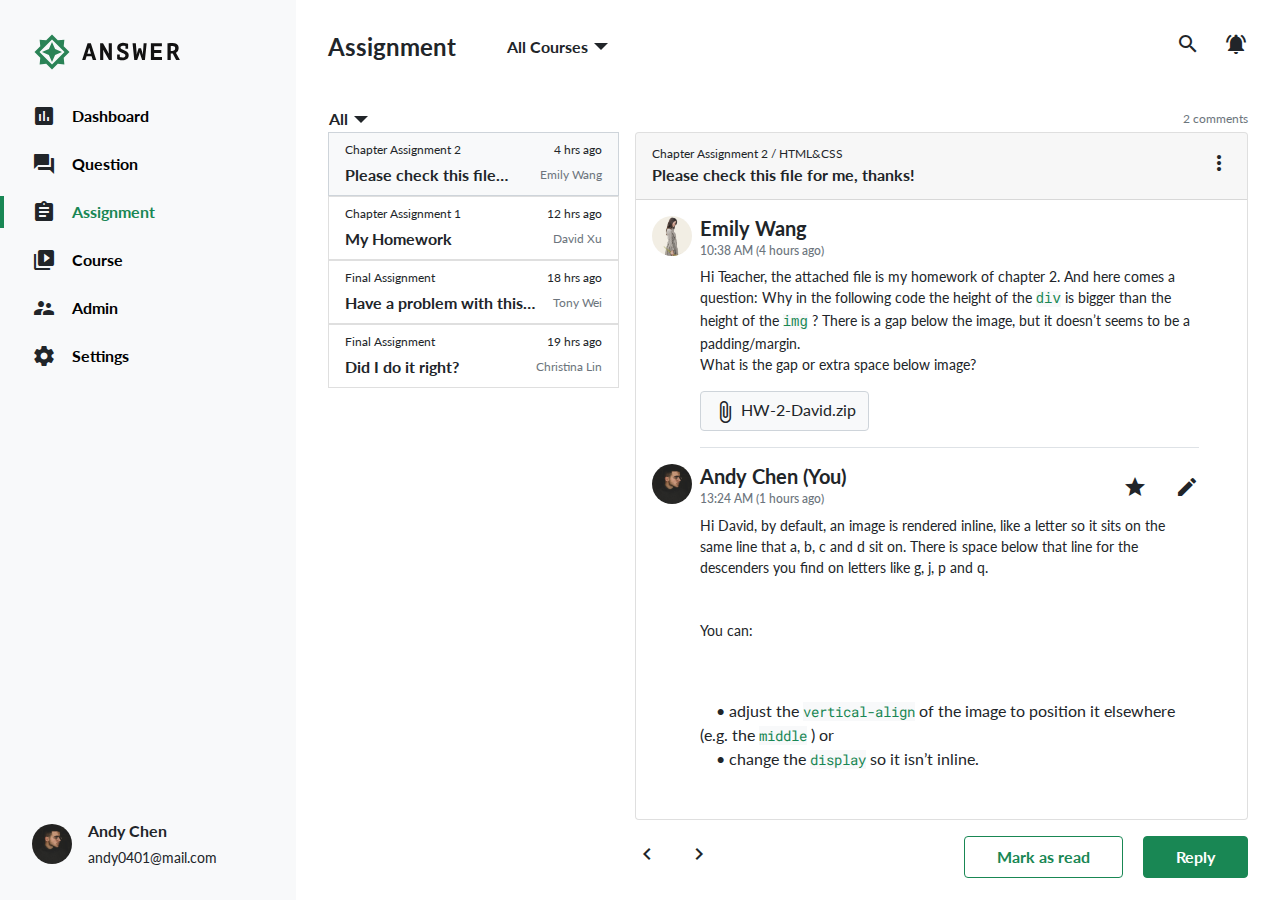
<file: index.html>
<!DOCTYPE html>
<html lang="en">

<head>
  <meta charset="UTF-8">
  <meta name="viewport" content="width=device-width, initial-scale=1.0">
  <meta http-equiv="X-UA-Compatible" content="ie=edge">
  <title>
    Main-assignment
  </title>
  <!-- <link rel="stylesheet" href="https://cdnjs.cloudflare.com/ajax/libs/font-awesome/5.13.0/css/all.min.css" /> -->
  <link href="https://fonts.googleapis.com/icon?family=Material+Icons" rel="stylesheet">
  <link href="https://fonts.googleapis.com/css2?family=Material+Icons+Outlined" rel="stylesheet">

  <link rel="stylesheet" href="./assets/style/all.css">
</head>

<body>

  <div class="d-flex">
    <div class="d-flex sidebarMenu flex-column justify-content-between bg-light">
      <nav>
        <h1 class="pt-5 ps-5 pb-0 mb-0 fs-6"><a href="./index.html"><img src="./assets/images/logo-ANSWER.svg"
              alt="logo"></a></h1>

        <ul class="nav flex-column pt-5 gap-4">
          <li class="nav-item">
            <a class="nav-link fw-bold d-flex align-items-center ps-5 py-0" href="#"><span class="material-icons pe-3">
                assessment
              </span>Dashboard</a>
          </li>
          <li class="nav-item">
            <a class="nav-link fw-bold d-flex align-items-center ps-5 py-0" href="#"><span class="material-icons pe-3">
                question_answer
              </span>Question</a>
          </li>
          <li class="nav-item">
            <a class="nav-link fw-bold d-flex align-items-center ps-5 py-0 active"
              href="./index.html"><span class="material-icons pe-3">
                assignment
              </span>Assignment</a>
          </li>
          <li class="nav-item">
            <a class="nav-link fw-bold d-flex align-items-center ps-5 py-0"" href=" #"><span
                class="material-icons pe-3">
                video_library
              </span>Course</a>
          </li>
          <li class="nav-item">
            <a class="nav-link fw-bold d-flex align-items-center ps-5 py-0 false"
              href="./admin.html"><span class="material-icons pe-3">
                supervisor_account
              </span>Admin</a>
          </li>
          <li class="nav-item">
            <a class="nav-link fw-bold d-flex align-items-center ps-5 py-0"" href=" #"><span
                class="material-icons pe-3">
                settings
              </span>Settings</a>
          </li>
        </ul>
      </nav>

      <div class="personal d-flex align-items-center  ps-5 pb-5">
        <img src="./assets/images/andychen.jpeg" class="rounded-circle " alt="andychen">
        <div class="user-data ps-3">
          <p class="mb-0 fw-bold">Andy Chen</p>
          <p class="fs-8 pt-1 mb-0">andy0401@mail.com</p>
        </div>
      </div>

    </div>


    
<main class="container pt-5 px-5">
  <div class="d-flex justify-content-between align-items-center">
    <div class="d-flex align-items-center">
      <h2 class="fs-4 pe-50 my-0 fw-bold">Assignment</h2>
      <div class="dropdown">
        <button type="button" class="btn btn-hover dropdown-toggle fw-bold ps-0 py-0 d-flex align-items-center"
          id="dropdownMenuOffset" data-bs-toggle="dropdown" aria-expanded="false" data-bs-offset="10,20">
          All Courses
        </button>
        <ul class="dropdown-menu" aria-labelledby="dropdownMenuOffset">
          <li><a class="dropdown-item" href="#">Action</a></li>
          <li><a class="dropdown-item" href="#">Another action</a></li>
          <li><a class="dropdown-item" href="#">Something else here</a></li>
        </ul>
      </div>
    </div>

    <div class="assignment-icon d-flex align-items-center">
      <a href="#"> <span class="material-icons me-4">
          search
        </span></a>
      <a href="#"> <span class="material-icons">
          notifications_active
        </span></a>
    </div>
  </div>

  <div class="pt-44 d-flex justify-content-between align-items-center ">
    <div class="dropdown">
      <button type="button" class="btn btn-hover dropdown-toggle fw-bold ps-0 py-0 d-flex align-items-center"
        id="dropdownMenuAssignment" data-bs-toggle="dropdown" aria-expanded="false" data-bs-offset="10,20">
        All
      </button>
      <ul class="dropdown-menu" aria-labelledby="dropdownMenuAssignment">
        <li><a class="dropdown-item" href="#">Chapter Assignment 1</a></li>
        <li><a class="dropdown-item" href="#">Chapter Assignment 2</a></li>
        <li><a class="dropdown-item" href="#">Final Assignment</a></li>
      </ul>
    </div>
    <span class="text-muted fs-7">2 comments</span>
  </div>

  <div class="row">

    <!-- 左邊tabList -->
    <div class="col-md-4">
      <ul class="list-group list-unstyled" id="list-tab" role="tablist">
        <li>
          <a class="list-group-item list-group-item-action active" id="list-check-list" data-bs-toggle="list"
            href="#list-check" role="tab" aria-controls="list-check">
            <div class="d-flex justify-content-between mb-1">
              <p class="fs-7 text-dark m-0">Chapter Assignment 2</p>
              <p class="fs-7 text-dark m-0">4 hrs ago</p>
            </div>
            <div class="d-flex justify-content-between align-items-center">
              <p class="fw-bold text-dark m-0">Please check this file…</p>
              <p class="fs-7 text-muted m-0">Emily Wang</p>
            </div>
          </a>
        </li>
        <li>
          <a class="list-group-item list-group-item-action " id="list-homework-list" data-bs-toggle="list"
            href="#list-homework" role="tab" aria-controls="list-homework">
            <div class="d-flex justify-content-between mb-1">
              <p class="fs-7 text-dark m-0">Chapter Assignment 1</p>
              <p class="fs-7 text-dark m-0">12 hrs ago</p>
            </div>
            <div class="d-flex justify-content-between align-items-center">
              <p class="fw-bold text-dark m-0">My Homework</p>
              <p class="fs-7 text-muted m-0">David Xu</p>
            </div>
          </a>
        </li>

        <li>
          <a class="list-group-item list-group-item-action " id="list-problem-list" data-bs-toggle="list"
            href="#list-problem" role="tab" aria-controls="list-problem">
            <div class="d-flex justify-content-between mb-1">
              <p class="fs-7 text-dark m-0">Final Assignment</p>
              <p class="fs-7 text-dark m-0">18 hrs ago</p>
            </div>
            <div class="d-flex justify-content-between align-items-center">
              <p class="fw-bold text-dark m-0">Have a problem with this…</p>
              <p class="fs-7 text-muted m-0">Tony Wei</p>
            </div>
          </a>
        </li>

        <li>
          <a class="list-group-item list-group-item-action " id="list-do-list" data-bs-toggle="list" href="#list-do"
            role="tab" aria-controls="list-do">
            <div class="d-flex justify-content-between mb-1">
              <p class="fs-7 text-dark m-0">Final Assignment</p>
              <p class="fs-7 text-dark m-0">19 hrs ago</p>
            </div>
            <div class="d-flex justify-content-between align-items-center">
              <p class="fw-bold text-dark m-0">Did I do it right?</p>
              <p class="fs-7 text-muted m-0">Christina Lin</p>
            </div>
          </a>
        </li>


      </ul>
    </div>

    <!-- 右邊 card -->
    <div class="col-md-8 ps-1">
      <div class="card">
        <div class="card-header d-flex justify-content-between align-items-center py-12">
          <div class="card-header-content ">
            <p class="fs-7 text-dark m-0">Chapter Assignment 2 / HTML&CSS</p>
            <p class="fw-bold text-dark m-0">Please check this file for me, thanks!</p>
          </div>
          <a href="#"><span class="material-icons">more_vert</span></a>
        </div>

        <ul class="list-unstyled">
          <!--Emily Wang-->
          <li class="card-body d-flex">
            <img src="./assets/images/emilywang.jpeg" class="flex-shrink-0 rounded-circle user-img me-2"
              alt="emilywang">
            <div class="card-body-content  me-5 border-bottom pb-3">
              <h5 class="card-title">
                <p class="mb-0 fw-bold">Emily Wang</p>
                <p class="fs-7 pt-1 mb-0 text-muted">10:38 AM (4 hours ago)</p>
              </h5>
              <p class="card-text fs-8">Hi Teacher, the attached file is my homework of chapter 2. And here comes a
                question: Why in the following code the height of the <code class="bg-light">div</code> is bigger
                than the height of the <code href="#" class="bg-light">img</code> ? There is a gap below the image, but it
                doesn’t seems to be a padding/margin.<br> What is the gap or extra space below image?</p>
              <a href="#" class="btn bg-light text-dark card-body-content-download" download="HW-2-David.zip">
                <span class="material-icons align-middle">attach_file</span>
                HW-2-David.zip
              </a>
            </div>
          </li>

          <!-- Andy Chen (You)-->
          <!-- card-collapse 1 -->
          <li class="card-collapse collapse show">
            <div class="card-body d-flex pt-0">
              <img src="./assets/images/andychen.jpeg" class="flex-shrink-0 rounded-circle user-img me-2"
                alt="andychen">
              <div class="card-body-content me-5">
                <div class="d-flex justify-content-between align-items-center">
                  <h5 class="card-title">
                    <p class="mb-0 fw-bold">Andy Chen (You)</p>
                    <p class="fs-7 pt-1 mb-0 text-muted">13:24 AM (1 hours ago)</p>
                  </h5>
                  <div class="card-body-content-icon">
                    <a href="#" class="bg-white"><span class="material-icons me-4">grade</span></a>
                    <a href="#" class="bg-white"><span class="material-icons">edit</span></a>
                  </div>
                </div>
                <p class="card-text fs-8">Hi David, by default, an image is rendered inline, like a letter so it sits on
                  the same line that a, b, c and d sit on. There is space below that line for the descenders you find on
                  letters like g, j, p and q.
                  <br>
                  <br>
                  <br>
                  You can:
                  <br>
                  <br>
                  <br>
                  <ul class="list-unstyled">
                    <li>　• adjust the <code href="#" class="bg-light font-momo">vertical-align</code> of the image to position it elsewhere
                      (e.g. the <code href="#" class="bg-light font-momo">middle</code> ) or</li>
                    <li>　• change the <code href="#" class="bg-light font-momo">display</code> so it isn’t inline.</li>
                  </ul>
                </p>
              </div>
            </div>

          </li>

          <!-- card-collapse 2 ckeditor-->
          <li class="card-collapse collapse">
            <div class="card-header d-flex align-items-center py-3 ps-4 gap-4">
              <div class="dropdown">
                <button type="button" class="btn btn-hover dropdown-toggle dropdown-font-select fw-bold p-0 d-flex align-items-center"
                  id="dropdownMenuFontFamily" data-bs-toggle="dropdown" aria-expanded="false" data-bs-offset="10,20">
                  Body Text
                </button>
                <ul class="dropdown-menu" aria-labelledby="dropdownMenuFontFamily">
                  <li><a class="dropdown-item" href="#">Arial</a></li>
                  <li><a class="dropdown-item" href="#">Microsoft JhengHei</a></li>
                  <li><a class="dropdown-item" href="#">MingLiU</a></li>
                </ul>
              </div>
              <a href="#"><span class="material-icons d-block">format_bold</span></a>
              <a href="#"><span class="material-icons d-block">format_italic</span></a>
              <a href="#"><span class="material-icons d-block">format_list_bulleted</span></a>
              <a href="#"><span class="material-icons d-block">format_list_numbered</span></a>
              <a href="#"><span class="material-icons d-block">image</span></a>
              <a href="#"><span class="material-icons d-block">attachment</span></a>
              <a href="#"><span class="material-icons d-block">code</span></a>
              
              
              
              
            </div>
            <div class="card-body px-4">
              <textarea class="ckeditor-text border-0" placeholder="Reply an answer…"></textarea>
              <div class="text-end">
                <button type="button" class="btn btn-outline-success fw-bold py-2 px-5 me-3" data-bs-toggle="collapse"
                  data-bs-target=".card-collapse">Cancel</button>
                <button type="button" class="btn btn-success fw-bold py-2 px-5">Reply</button>
              </div>
            </div>
          </li>
        </ul>
      </div>

      <!-- card-collapse 3 ckeditor-->
      <div class="card-collapse collapse show">
        <div class="pt-3 d-flex justify-content-between align-items-center">
          <div>
            <a href="#"><span class="material-icons-outlined me-4 ">chevron_left</span></a>
            <a href="#"><span class="material-icons-outlined ">chevron_right</span></a>
          </div>
          <div>
            <button type="button" class="btn btn-outline-success fw-bold py-2 px-5 me-3">Mark as read</button>
            <button type="button" class="btn btn-success fw-bold py-2 px-5" data-bs-toggle="collapse"
              data-bs-target=".card-collapse">Reply</button>
          </div>
        </div>
      </div>


    </div>
  </div>
</main>
  </div>






  <script src="./assets/js/vendors.js"></script>
  <script src="./assets/js/all.js"></script>
</body>

</html>
</file>
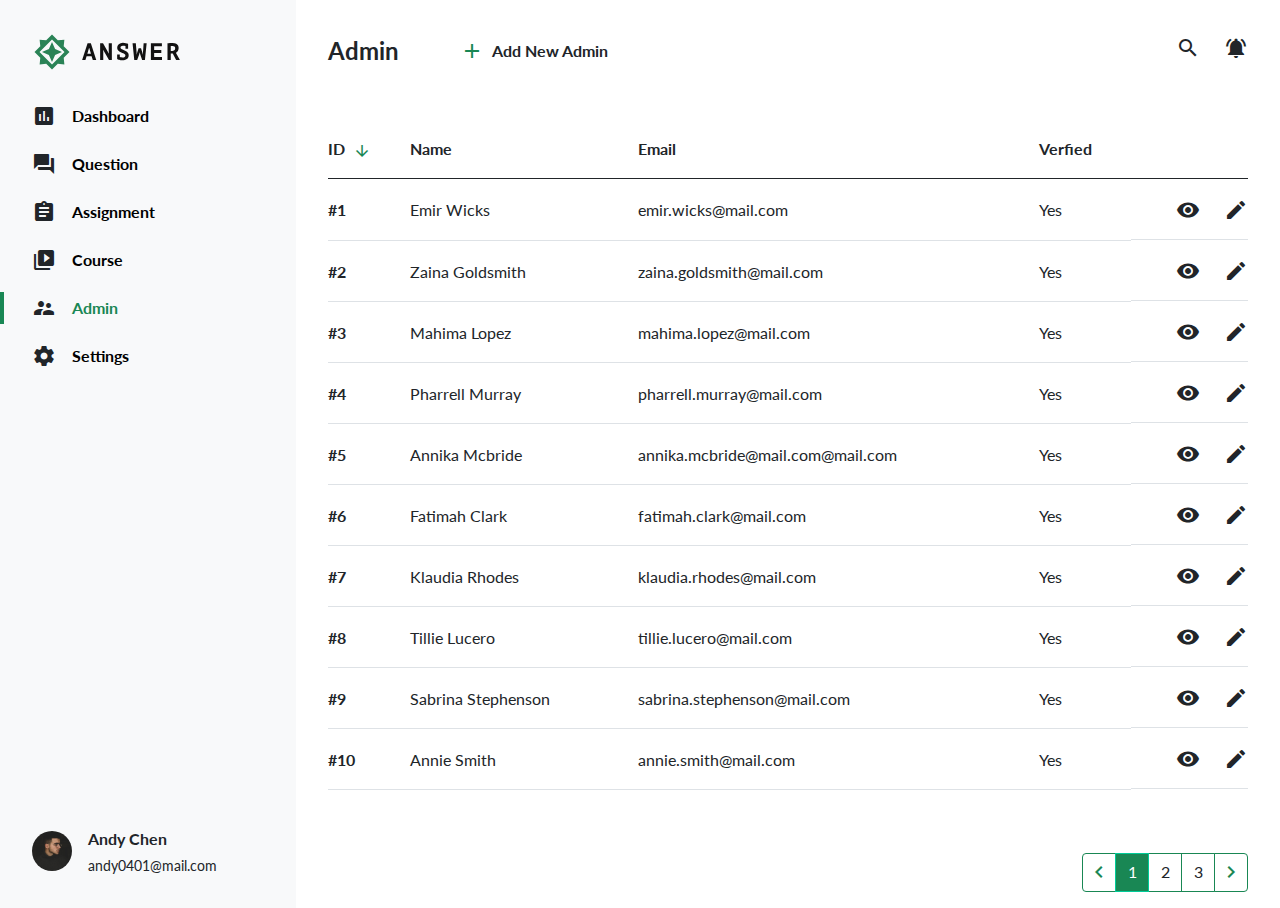
<file: admin.html>
<!DOCTYPE html>
<html lang="en">

<head>
  <meta charset="UTF-8">
  <meta name="viewport" content="width=device-width, initial-scale=1.0">
  <meta http-equiv="X-UA-Compatible" content="ie=edge">
  <title>
    Main-Admin
  </title>
  <!-- <link rel="stylesheet" href="https://cdnjs.cloudflare.com/ajax/libs/font-awesome/5.13.0/css/all.min.css" /> -->
  <link href="https://fonts.googleapis.com/icon?family=Material+Icons" rel="stylesheet">
  <link href="https://fonts.googleapis.com/css2?family=Material+Icons+Outlined" rel="stylesheet">

  <link rel="stylesheet" href="./assets/style/all.css">
</head>

<body>

  <div class="d-flex">
    <div class="d-flex sidebarMenu flex-column justify-content-between bg-light">
      <nav>
        <h1 class="pt-5 ps-5 pb-0 mb-0 fs-6"><a href="./index.html"><img src="./assets/images/logo-ANSWER.svg"
              alt="logo"></a></h1>

        <ul class="nav flex-column pt-5 gap-4">
          <li class="nav-item">
            <a class="nav-link fw-bold d-flex align-items-center ps-5 py-0" href="#"><span class="material-icons pe-3">
                assessment
              </span>Dashboard</a>
          </li>
          <li class="nav-item">
            <a class="nav-link fw-bold d-flex align-items-center ps-5 py-0" href="#"><span class="material-icons pe-3">
                question_answer
              </span>Question</a>
          </li>
          <li class="nav-item">
            <a class="nav-link fw-bold d-flex align-items-center ps-5 py-0 false"
              href="./index.html"><span class="material-icons pe-3">
                assignment
              </span>Assignment</a>
          </li>
          <li class="nav-item">
            <a class="nav-link fw-bold d-flex align-items-center ps-5 py-0"" href=" #"><span
                class="material-icons pe-3">
                video_library
              </span>Course</a>
          </li>
          <li class="nav-item">
            <a class="nav-link fw-bold d-flex align-items-center ps-5 py-0 active"
              href="./admin.html"><span class="material-icons pe-3">
                supervisor_account
              </span>Admin</a>
          </li>
          <li class="nav-item">
            <a class="nav-link fw-bold d-flex align-items-center ps-5 py-0"" href=" #"><span
                class="material-icons pe-3">
                settings
              </span>Settings</a>
          </li>
        </ul>
      </nav>

      <div class="personal d-flex align-items-center  ps-5 pb-5">
        <img src="./assets/images/andychen.jpeg" class="rounded-circle " alt="andychen">
        <div class="user-data ps-3">
          <p class="mb-0 fw-bold">Andy Chen</p>
          <p class="fs-8 pt-1 mb-0">andy0401@mail.com</p>
        </div>
      </div>

    </div>


    <main class="container pt-5 px-5">
  <div class="d-flex justify-content-between align-items-center">
    <div class="d-flex align-items-center">
      <h2 class="fs-4 me-6 my-0 fw-bold">Admin</h2>
      <button type="button" class="btn button-add d-flex align-items-center" data-bs-toggle="modal"
        data-bs-target="#adminAdd">
        <span class="material-icons text-success me-2">add</span>
        <span class="fw-bold">Add New Admin</span>
      </button>
    </div>

    <div class="assignment-icon d-flex align-items-center">
      <a href="#"> <span class="material-icons me-4">
          search
        </span></a>
      <a href="#"> <span class="material-icons">
          notifications_active
        </span></a>
    </div>
  </div>

  <div class="pt-6 d-flex justify-content-between align-items-center">
    <table class="table table-hover">
      <thead>
        <tr>
          <th scope="col" class="table-id">ID <span class="material-icons align-middle ms-1">
              arrow_downward
            </span>
          </th>
          <th scope="col">Name</th>
          <th scope="col">Email</th>
          <th scope="col">Verfied</th>
          <th scope="col"></th>
        </tr>
      </thead>
      <tbody>
        <tr>
          <th scope="row">#1</th>
          <td>Emir Wicks</td>
          <td>emir.wicks@mail.com</td>
          <td>Yes</td>
          <td class="d-flex justify-content-end">
            <a href="#" data-bs-toggle="modal" data-bs-target="#adminView" class="d-flex align-items-center"><span
                class="material-icons  ">
                visibility
              </span></a>
            <a type="button" data-bs-toggle="modal" data-bs-target="#adminEdit"
              class="ms-4  d-flex align-items-centem"><span class="material-icons">
                create
              </span></a>
          </td>
        </tr>
        <tr>
          <th scope="row">#2</th>
          <td>Zaina Goldsmith</td>
          <td>zaina.goldsmith@mail.com</td>
          <td>Yes</td>
          <td class="d-flex justify-content-end">
            <a href="#" data-toggle="modal" class="d-flex align-items-center "><span class="material-icons">
                visibility
              </span></a>
            <a href="#" data-toggle="modal" class="ms-4  d-flex align-items-center"><span class="material-icons">
                create
              </span></a>
          </td>
        </tr>
        <tr>
          <th scope="row">#3</th>
          <td>Mahima Lopez</td>
          <td>mahima.lopez@mail.com</td>
          <td>Yes</td>
          <td class="d-flex justify-content-end">
            <a href="#" data-toggle="modal" class="d-flex align-items-center "><span class="material-icons">
                visibility
              </span></a>
            <a href="#" data-toggle="modal" class="ms-4  d-flex align-items-center"><span class="material-icons">
                create
              </span></a>
          </td>
        </tr>
        <tr>
          <th scope="row">#4</th>
          <td>Pharrell Murray</td>
          <td>pharrell.murray@mail.com</td>
          <td>Yes</td>
          <td class="d-flex justify-content-end">
            <a href="#" data-toggle="modal" class="d-flex align-items-center "><span class="material-icons">
                visibility
              </span></a>
            <a href="#" data-toggle="modal" class="ms-4  d-flex align-items-center"><span class="material-icons">
                create
              </span></a>
          </td>
        </tr>
        <tr>
          <th scope="row">#5</th>
          <td>Annika Mcbride</td>
          <td>annika.mcbride@mail.com@mail.com</td>
          <td>Yes</td>
          <td class="d-flex justify-content-end">
            <a href="#" data-toggle="modal" class="d-flex align-items-center "><span class="material-icons">
                visibility
              </span></a>
            <a href="#" data-toggle="modal" class="ms-4  d-flex align-items-center"><span class="material-icons">
                create
              </span></a>
          </td>
        </tr>
        <tr>
          <th scope="row">#6</th>
          <td>Fatimah Clark</td>
          <td>fatimah.clark@mail.com</td>
          <td>Yes</td>
          <td class="d-flex justify-content-end">
            <a href="#" data-toggle="modal" class="d-flex align-items-center "><span class="material-icons">
                visibility
              </span></a>
            <a href="#" data-toggle="modal" class="ms-4  d-flex align-items-center"><span class="material-icons">
                create
              </span></a>
          </td>
        </tr>
        <tr>
          <th scope="row">#7</th>
          <td>Klaudia Rhodes</td>
          <td>klaudia.rhodes@mail.com</td>
          <td>Yes</td>
          <td class="d-flex justify-content-end">
            <a href="#" data-toggle="modal" class="d-flex align-items-center"><span class="material-icons">
                visibility
              </span></a>
            <a href="#" data-toggle="modal" class="ms-4  d-flex align-items-center"><span class="material-icons">
                create
              </span></a>
          </td>
        </tr>
        <tr>
          <th scope="row">#8</th>
          <td>Tillie Lucero</td>
          <td>tillie.lucero@mail.com</td>
          <td>Yes</td>
          <td class="d-flex justify-content-end">
            <a href="#" data-toggle="modal" class="d-flex align-items-center"><span class="material-icons">
                visibility
              </span></a>
            <a href="#" data-toggle="modal" class="ms-4  d-flex align-items-center"><span class="material-icons">
                create
              </span></a>
          </td>
        </tr>
        <tr>
          <th scope="row">#9</th>
          <td>Sabrina Stephenson</td>
          <td>sabrina.stephenson@mail.com</td>
          <td>Yes</td>
          <td class="d-flex justify-content-end">
            <a href="#" data-toggle="modal" class="d-flex align-items-center "><span class="material-icons">
                visibility
              </span></a>
            <a href="#" data-toggle="modal" class="ms-4 d-flex align-items-center"><span class="material-icons">
                create
              </span></a>
          </td>
        </tr>
        <tr>
          <th scope="row">#10</th>
          <td>Annie Smith</td>
          <td>annie.smith@mail.com</td>
          <td>Yes</td>
          <td class="d-flex justify-content-end">
            <a href="#" data-toggle="modal" class="d-flex align-items-center"><span class="material-icons">
                visibility
              </span></a>
            <a href="#" data-toggle="modal" class="ms-4 d-flex align-items-center"><span class="material-icons">
                create
              </span></a>
          </td>
        </tr>
      </tbody>

    </table>
  </div>

  <nav aria-label="Page navigation">
    <ul class="pagination d-flex justify-content-end">
      <li class="page-item">
        <a class="page-link px-1" href="#" aria-label="Previous">
          <span class="material-icons  d-block">
            chevron_left
          </span>
        </a>
      </li>
      <li class="page-item active"><a class="page-link" href="#">1</a></li>
      <li class="page-item"><a class="page-link" href="#">2</a></li>
      <li class="page-item"><a class="page-link" href="#">3</a></li>
      <li class="page-item">
        <a class="page-link px-1" href="#" aria-label="Next">
          <span class="material-icons d-block">
            chevron_right
          </span>
        </a>
      </li>
    </ul>
  </nav>
</main>

<!-- Add -->
<div class="modal fade" id="adminAdd" data-bs-backdrop="static" data-bs-keyboard="false" tabindex="-1"
  aria-labelledby="adminAddLabel" aria-hidden="true">
  <div class="modal-dialog modal-dialog-scrollable">
    <div class="modal-content">
      <div class="modal-header border-0">
        <h5 class="modal-title fw-bold" id="adminAddLabel">Add Admin</h5>
        <button type="button" class="btn-close me-3" data-bs-dismiss="modal" aria-label="Close"></button>
      </div>
      <div class="modal-body pb-0">
        <form>
          <div class="pb-4 border-bottom">
            <h6 class="fw-bold mb-3">Account</h6>
            <div class="mb-3">
              <label for="name" class="form-label fs-8 mb-1">Name</label>
              <input type="text" class="form-control" id="name">
            </div>
            <label for="email" class="form-label fs-8 mb-1">Email address</label>
            <input type="email" class="form-control" id="email">
          </div>
          <div class="pb-4 border-bottom">
            <h6 class="fw-bold mt-4 mb-3">Verification</h6>
            <div class="d-flex justify-content-between align-items-center ">
              <div class="d-flex align-items-center">
                <span class="material-icons me-2 text-danger">
                  warning
                </span>
                <p class="mb-0 fw-bold">Unverified</p>
              </div>
              <time class="fs-8">2020/4/12</time>
            </div>
            <button type="button" class="d-block w-100 pt-3 pb-3 gray-400 fw-bold send-mail-add text-success mt-18">
              Send Verification Mail
            </button>
          </div>

          <div class="pb-4 border-bottom">
            <h6 class="fw-bold  mt-4 mb-3">Access Level</h6>
            <select class="form-select ps-3 access-level" aria-label="Default select example">
              <option selected>-Choose access level-</option>
              <option value="1">1</option>
              <option value="2">2</option>
              <option value="3">3</option>
              <option value="4">4</option>
            </select>
          </div>

          <div>
            <h6 class="fw-bold mt-4 mb-3">Custom Access</h6>
            <div class="mb-3 d-flex align-items-center">
              <input type="checkbox" id="lecture" class="form-check-input mt-0 me-2">
              <label for="lecture" class="form-label mb-0">Lecture</label>
            </div>
            <div class="mb-3 d-flex align-items-center">
              <input type="checkbox" id="coupon" class="form-check-input mt-0 me-2">
              <label for="coupon" class="form-label mb-0">Coupon</label>
            </div>
            <div class="mb-3 d-flex align-items-center">
              <input type="checkbox" id="message" class="form-check-input mt-0 me-2">
              <label for="message" class="form-label mb-0">Message</label>
            </div>
            <div class="mb-3 d-flex align-items-center">
              <input type="checkbox" id="setting" class="form-check-input mt-0 me-2">
              <label for="setting" class="form-label mb-0">Setting</label>
            </div>
            <div class="d-flex align-items-center">
              <input type="checkbox" id="task-menu" class="form-check-input mt-0 me-2">
              <label for="task-menu" class="form-label mb-0">Task Menu</label>
            </div>
          </div>
        </form>
      </div>
      <div class="modal-footer border-0 mt-5 mb-3 p-0 px-5">
        <button type="button" class="btn btn-outline-success fw-bold py-2 px-5 me-3"
          data-bs-dismiss="modal">Cancel</button>
        <button type="button" class="btn btn-success fw-bold py-2 px-5">Add</button>
      </div>
    </div>
  </div>
</div>



<!-- Edit Admin -->
<div class="modal fade" id="adminEdit" data-bs-backdrop="static" data-bs-keyboard="false" tabindex="-1"
  aria-labelledby="adminEditLabel" aria-hidden="true">
  <div class="modal-dialog modal-dialog-scrollable">
    <div class="modal-content">
      <div class="modal-header border-0">
        <h5 class="modal-title fw-bold" id="adminEditLabel">Edit Admin</h5>
        <button type="button" class="btn-close me-3" data-bs-dismiss="modal" aria-label="Close"></button>
      </div>
      <div class="modal-body pb-0">
        <form>
          <div class="pb-4 border-bottom">
            <h6 class="fw-bold mb-3">Account</h6>
            <div class="mb-3">
              <label for="editname" class="form-label fs-8 mb-1">Name</label>
              <input type="text" class="form-control" id="editname" value="Emir Wicks" readonly>
            </div>
            <label for="editemail" class="form-label fs-8 mb-1">Email address</label>
            <input type="email" class="form-control" id="editemail" value="emir.wicks@mail.com" readonly>
          </div>
          <div class="pb-4 border-bottom">
            <h6 class="fw-bold mt-4 mb-3">Verification</h6>
            <div class="d-flex justify-content-between align-items-center ">
              <div class="d-flex align-items-center">
                <span class="material-icons me-2 text-success">
                  check_circle
                </span>
                <p class="mb-0 fw-bold">Verified</p>
              </div>
              <time class="fs-8">2020/4/12</time>
            </div>
            <button type="button" class="d-block w-100 pt-3 pb-3 gray-400 fw-bold send-mail-edit mt-18" disabled>
              Send Verification Mail
            </button>
          </div>
          <div class="pb-4 border-bottom">
            <h6 class="fw-bold  mt-4 mb-3">Access Level</h6>
            <select class="form-select ps-3 access-level" aria-label="Default select example">
              <option selected>Admin</option>
              <option value="1">1</option>
              <option value="2">2</option>
              <option value="3">3</option>
              <option value="4">4</option>
            </select>
          </div>
          <div class="pb-4 border-bottom">
            <h6 class="fw-bold mt-4 mb-3">Custom Access</h6>
            <div class="mb-3 d-flex align-items-center">
              <input type="checkbox" id="editlecture" class="form-check-input mt-0 me-2 ">
              <label for="editlecture" class="form-label mb-0">Lecture</label>
            </div>
            <div class="mb-3 d-flex align-items-center">
              <input type="checkbox" id="editcoupon" class="form-check-input mt-0 me-2 ">
              <label for="editcoupon" class="form-label mb-0">Coupon</label>
            </div>
            <div class="mb-3 d-flex align-items-center">
              <input type="checkbox" id="editmessage" class="form-check-input mt-0 me-2 ">
              <label for="editmessage" class="form-label mb-0">Message</label>
            </div>
            <div class="mb-3 d-flex align-items-center">
              <input type="checkbox" id="editsetting" class="form-check-input mt-0 me-2 ">
              <label for="editsetting" class="form-label mb-0">Setting</label>
            </div>
            <div class="d-flex align-items-center">
              <input type="checkbox" id="edit-task-menu" class="form-check-input mt-0 me-2 ">
              <label for="edit-task-menu" class="form-label mb-0">Task Menu</label>
            </div>
          </div>
          <div>
            <h6 class="fw-bold mt-4 mb-3">Deactivate Account</h6>
            <div class="d-flex">
              <div class="d-flex align-items-center">
                <span class="material-icons me-2 text-danger">
                  warning
                </span>
                <p class="mb-0 fw-bold text-danger">This cannot be undone!</p>
              </div>
            </div>
            <button type="button" class="d-block w-100 pt-3 pb-3 gray-400 deactivate mt-18 text-danger">
              Deactivate This Account
            </button>
          </div>
        </form>
      </div>

      <div class="modal-footer border-0 mt-5 mb-3 p-0 px-5">
        <button type="button" class="btn btn-outline-success fw-bold py-2 px-5 me-3"
          data-bs-dismiss="modal" >Cancel</button>
        <button type="button" class="btn btn-success fw-bold py-2 px-5">Update</button>
      </div>
    </div>
  </div>
</div>

<!-- View -->

<div class="modal fade" id="adminView" tabindex="-1" aria-labelledby="adminViewLabel" aria-hidden="true" >
  <div class="modal-dialog modal-dialog-scrollable modal-dialog-centered">
    <div class="modal-content">
      <div class="modal-body px-5 pt-5 pb-5">
        <div class="d-flex">
          <div class="flex-shrink-0">
            <img src="./assets/images/emir.jpeg" class="view-img" alt="emir">
          </div>
          <div class="flex-grow-1 ms-4">
            <div class="d-flex justify-content-between mb-2">
              <span>#1</span>
              <button type="button" class="btn-close" data-bs-dismiss="modal" aria-label="Close"></button>
            </div>
            <h6 class="mb-0">Admin</h6>
            <h5 class="fs-4 fw-bold">Emir Wicks</h5>
            <p class="fs-8 text-muted mb-12">emir.wicks@mail.com</p>

            <div class="d-flex justify-content-between align-items-center">
              <span class="py-1 px-2 bg-light">Verified</span>
              <button class="btn link-success collapsed p-0" type="button" data-bs-toggle="collapse"
                data-bs-target="#collapseVerified" aria-expanded="false" aria-controls="collapseVerified">
                <span class="material-icons expand_less">
                  expand_less
                </span>
                <span class="material-icons expand_more">
                  expand_more
                </span>
              </button>
            </div>

            <div class="collapse mt-32 text-end " id="collapseVerified">
              <div class="d-flex justify-content-between">
                <button type="button" class="btn btn-outline-danger fw-bold py-2 px-5">Deactivate</button>
                <button type="button" data-bs-toggle="modal" data-bs-target="#adminEdit" data-bs-dismiss="modal"
                  class="btn btn-success fw-bold py-2  px-5" 　>Edit</button>
              </div>
            </div>
          </div>
        </div>
      </div>

    </div>
  </div>
</div>
  </div>






  <script src="./assets/js/vendors.js"></script>
  <script src="./assets/js/all.js"></script>
</body>

</html>
</file>
<file: assets/style/all.css>
@import url("https://fonts.googleapis.com/css2?family=Lato:wght@400;700&family=Roboto+Mono&display=swap");
/*!
 * Bootstrap v5.0.2 (https://getbootstrap.com/)
 * Copyright 2011-2021 The Bootstrap Authors
 * Copyright 2011-2021 Twitter, Inc.
 * Licensed under MIT (https://github.com/twbs/bootstrap/blob/main/LICENSE)
 */
:root {
  --bs-blue: #0d6efd;
  --bs-indigo: #6610f2;
  --bs-purple: #6f42c1;
  --bs-pink: #d63384;
  --bs-red: #dc3545;
  --bs-orange: #fd7e14;
  --bs-yellow: #ffc107;
  --bs-green: #198754;
  --bs-teal: #20c997;
  --bs-cyan: #0dcaf0;
  --bs-white: #fff;
  --bs-gray: #6c757d;
  --bs-gray-dark: #343a40;
  --bs-primary: #00cc99;
  --bs-secondary: #6c757d;
  --bs-success: #198754;
  --bs-info: #0dcaf0;
  --bs-warning: #ffc107;
  --bs-danger: #dc3545;
  --bs-light: #f8f9fa;
  --bs-dark: #212529;
  --bs-font-sans-serif: system-ui, -apple-system, "Segoe UI", Roboto, "Helvetica Neue", Arial, "Noto Sans", "Liberation Sans", sans-serif, "Apple Color Emoji", "Segoe UI Emoji", "Segoe UI Symbol", "Noto Color Emoji";
  --bs-font-monospace: SFMono-Regular, Menlo, Monaco, Consolas, "Liberation Mono", "Courier New", monospace;
  --bs-gradient: linear-gradient(180deg, rgba(255, 255, 255, 0.15), rgba(255, 255, 255, 0));
}

*,
*::before,
*::after {
  -webkit-box-sizing: border-box;
          box-sizing: border-box;
}

@media (prefers-reduced-motion: no-preference) {
  :root {
    scroll-behavior: smooth;
  }
}

body {
  margin: 0;
  font-family: var(--bs-font-sans-serif);
  font-size: 1rem;
  font-weight: 400;
  line-height: 1.5;
  color: #212529;
  background-color: #fff;
  -webkit-text-size-adjust: 100%;
  -webkit-tap-highlight-color: rgba(0, 0, 0, 0);
}

hr {
  margin: 1rem 0;
  color: inherit;
  background-color: currentColor;
  border: 0;
  opacity: 0.25;
}

hr:not([size]) {
  height: 1px;
}

h1, .h1, h2, .h2, h3, .h3, h4, .h4, h5, .h5, h6, .h6 {
  margin-top: 0;
  margin-bottom: 0.5rem;
  font-weight: 500;
  line-height: 1.2;
}

h1, .h1 {
  font-size: calc(1.375rem + 1.5vw);
}

@media (min-width: 1200px) {
  h1, .h1 {
    font-size: 2.5rem;
  }
}

h2, .h2 {
  font-size: calc(1.325rem + 0.9vw);
}

@media (min-width: 1200px) {
  h2, .h2 {
    font-size: 2rem;
  }
}

h3, .h3 {
  font-size: calc(1.3rem + 0.6vw);
}

@media (min-width: 1200px) {
  h3, .h3 {
    font-size: 1.75rem;
  }
}

h4, .h4 {
  font-size: calc(1.275rem + 0.3vw);
}

@media (min-width: 1200px) {
  h4, .h4 {
    font-size: 1.5rem;
  }
}

h5, .h5 {
  font-size: 1.25rem;
}

h6, .h6 {
  font-size: 1rem;
}

p {
  margin-top: 0;
  margin-bottom: 1rem;
}

abbr[title],
abbr[data-bs-original-title] {
  -webkit-text-decoration: underline dotted;
          text-decoration: underline dotted;
  cursor: help;
  -webkit-text-decoration-skip-ink: none;
          text-decoration-skip-ink: none;
}

address {
  margin-bottom: 1rem;
  font-style: normal;
  line-height: inherit;
}

ol,
ul {
  padding-left: 2rem;
}

ol,
ul,
dl {
  margin-top: 0;
  margin-bottom: 1rem;
}

ol ol,
ul ul,
ol ul,
ul ol {
  margin-bottom: 0;
}

dt {
  font-weight: 700;
}

dd {
  margin-bottom: .5rem;
  margin-left: 0;
}

blockquote {
  margin: 0 0 1rem;
}

b,
strong {
  font-weight: bolder;
}

small, .small {
  font-size: 0.875em;
}

mark, .mark {
  padding: 0.2em;
  background-color: #fcf8e3;
}

sub,
sup {
  position: relative;
  font-size: 0.75em;
  line-height: 0;
  vertical-align: baseline;
}

sub {
  bottom: -.25em;
}

sup {
  top: -.5em;
}

a {
  color: #00cc99;
  text-decoration: underline;
}

a:hover {
  color: #00a37a;
}

a:not([href]):not([class]), a:not([href]):not([class]):hover {
  color: inherit;
  text-decoration: none;
}

pre,
code,
kbd,
samp {
  font-family: var(--bs-font-monospace);
  font-size: 1em;
  direction: ltr /* rtl:ignore */;
  unicode-bidi: bidi-override;
}

pre {
  display: block;
  margin-top: 0;
  margin-bottom: 1rem;
  overflow: auto;
  font-size: 0.875em;
}

pre code {
  font-size: inherit;
  color: inherit;
  word-break: normal;
}

code {
  font-size: 0.875em;
  color: #d63384;
  word-wrap: break-word;
}

a > code {
  color: inherit;
}

kbd {
  padding: 0.2rem 0.4rem;
  font-size: 0.875em;
  color: #fff;
  background-color: #212529;
  border-radius: 0.2rem;
}

kbd kbd {
  padding: 0;
  font-size: 1em;
  font-weight: 700;
}

figure {
  margin: 0 0 1rem;
}

img,
svg {
  vertical-align: middle;
}

table {
  caption-side: bottom;
  border-collapse: collapse;
}

caption {
  padding-top: 0.5rem;
  padding-bottom: 0.5rem;
  color: #6c757d;
  text-align: left;
}

th {
  text-align: inherit;
  text-align: -webkit-match-parent;
}

thead,
tbody,
tfoot,
tr,
td,
th {
  border-color: inherit;
  border-style: solid;
  border-width: 0;
}

label {
  display: inline-block;
}

button {
  border-radius: 0;
}

button:focus:not(:focus-visible) {
  outline: 0;
}

input,
button,
select,
optgroup,
textarea {
  margin: 0;
  font-family: inherit;
  font-size: inherit;
  line-height: inherit;
}

button,
select {
  text-transform: none;
}

[role="button"] {
  cursor: pointer;
}

select {
  word-wrap: normal;
}

select:disabled {
  opacity: 1;
}

[list]::-webkit-calendar-picker-indicator {
  display: none;
}

button,
[type="button"],
[type="reset"],
[type="submit"] {
  -webkit-appearance: button;
}

button:not(:disabled),
[type="button"]:not(:disabled),
[type="reset"]:not(:disabled),
[type="submit"]:not(:disabled) {
  cursor: pointer;
}

::-moz-focus-inner {
  padding: 0;
  border-style: none;
}

textarea {
  resize: vertical;
}

fieldset {
  min-width: 0;
  padding: 0;
  margin: 0;
  border: 0;
}

legend {
  float: left;
  width: 100%;
  padding: 0;
  margin-bottom: 0.5rem;
  font-size: calc(1.275rem + 0.3vw);
  line-height: inherit;
}

@media (min-width: 1200px) {
  legend {
    font-size: 1.5rem;
  }
}

legend + * {
  clear: left;
}

::-webkit-datetime-edit-fields-wrapper,
::-webkit-datetime-edit-text,
::-webkit-datetime-edit-minute,
::-webkit-datetime-edit-hour-field,
::-webkit-datetime-edit-day-field,
::-webkit-datetime-edit-month-field,
::-webkit-datetime-edit-year-field {
  padding: 0;
}

::-webkit-inner-spin-button {
  height: auto;
}

[type="search"] {
  outline-offset: -2px;
  -webkit-appearance: textfield;
}

/* rtl:raw:
[type="tel"],
[type="url"],
[type="email"],
[type="number"] {
  direction: ltr;
}
*/
::-webkit-search-decoration {
  -webkit-appearance: none;
}

::-webkit-color-swatch-wrapper {
  padding: 0;
}

::file-selector-button {
  font: inherit;
}

::-webkit-file-upload-button {
  font: inherit;
  -webkit-appearance: button;
}

output {
  display: inline-block;
}

iframe {
  border: 0;
}

summary {
  display: list-item;
  cursor: pointer;
}

progress {
  vertical-align: baseline;
}

[hidden] {
  display: none !important;
}

.lead {
  font-size: 1.25rem;
  font-weight: 300;
}

.display-1 {
  font-size: calc(1.625rem + 4.5vw);
  font-weight: 300;
  line-height: 1.2;
}

@media (min-width: 1200px) {
  .display-1 {
    font-size: 5rem;
  }
}

.display-2 {
  font-size: calc(1.575rem + 3.9vw);
  font-weight: 300;
  line-height: 1.2;
}

@media (min-width: 1200px) {
  .display-2 {
    font-size: 4.5rem;
  }
}

.display-3 {
  font-size: calc(1.525rem + 3.3vw);
  font-weight: 300;
  line-height: 1.2;
}

@media (min-width: 1200px) {
  .display-3 {
    font-size: 4rem;
  }
}

.display-4 {
  font-size: calc(1.475rem + 2.7vw);
  font-weight: 300;
  line-height: 1.2;
}

@media (min-width: 1200px) {
  .display-4 {
    font-size: 3.5rem;
  }
}

.display-5 {
  font-size: calc(1.425rem + 2.1vw);
  font-weight: 300;
  line-height: 1.2;
}

@media (min-width: 1200px) {
  .display-5 {
    font-size: 3rem;
  }
}

.display-6 {
  font-size: calc(1.375rem + 1.5vw);
  font-weight: 300;
  line-height: 1.2;
}

@media (min-width: 1200px) {
  .display-6 {
    font-size: 2.5rem;
  }
}

.list-unstyled {
  padding-left: 0;
  list-style: none;
}

.list-inline {
  padding-left: 0;
  list-style: none;
}

.list-inline-item {
  display: inline-block;
}

.list-inline-item:not(:last-child) {
  margin-right: 0.5rem;
}

.initialism {
  font-size: 0.875em;
  text-transform: uppercase;
}

.blockquote {
  margin-bottom: 1rem;
  font-size: 1.25rem;
}

.blockquote > :last-child {
  margin-bottom: 0;
}

.blockquote-footer {
  margin-top: -1rem;
  margin-bottom: 1rem;
  font-size: 0.875em;
  color: #6c757d;
}

.blockquote-footer::before {
  content: "\2014\00A0";
}

.img-fluid {
  max-width: 100%;
  height: auto;
}

.img-thumbnail {
  padding: 0.25rem;
  background-color: #fff;
  border: 1px solid #dee2e6;
  border-radius: 0.25rem;
  max-width: 100%;
  height: auto;
}

.figure {
  display: inline-block;
}

.figure-img {
  margin-bottom: 0.5rem;
  line-height: 1;
}

.figure-caption {
  font-size: 0.875em;
  color: #6c757d;
}

.container,
.container-fluid,
.container-sm,
.container-md,
.container-lg,
.container-xl,
.container-xxl {
  width: 100%;
  padding-right: var(--bs-gutter-x, 0.75rem);
  padding-left: var(--bs-gutter-x, 0.75rem);
  margin-right: auto;
  margin-left: auto;
}

@media (min-width: 576px) {
  .container, .container-sm {
    max-width: 540px;
  }
}

@media (min-width: 768px) {
  .container, .container-sm, .container-md {
    max-width: 720px;
  }
}

@media (min-width: 992px) {
  .container, .container-sm, .container-md, .container-lg {
    max-width: 960px;
  }
}

@media (min-width: 1200px) {
  .container, .container-sm, .container-md, .container-lg, .container-xl {
    max-width: 1140px;
  }
}

@media (min-width: 1400px) {
  .container, .container-sm, .container-md, .container-lg, .container-xl, .container-xxl {
    max-width: 1320px;
  }
}

.row {
  --bs-gutter-x: 1.5rem;
  --bs-gutter-y: 0;
  display: -webkit-box;
  display: -ms-flexbox;
  display: flex;
  -ms-flex-wrap: wrap;
      flex-wrap: wrap;
  margin-top: calc(var(--bs-gutter-y) * -1);
  margin-right: calc(var(--bs-gutter-x) * -.5);
  margin-left: calc(var(--bs-gutter-x) * -.5);
}

.row > * {
  -ms-flex-negative: 0;
      flex-shrink: 0;
  width: 100%;
  max-width: 100%;
  padding-right: calc(var(--bs-gutter-x) * .5);
  padding-left: calc(var(--bs-gutter-x) * .5);
  margin-top: var(--bs-gutter-y);
}

.col {
  -webkit-box-flex: 1;
      -ms-flex: 1 0 0%;
          flex: 1 0 0%;
}

.row-cols-auto > * {
  -webkit-box-flex: 0;
      -ms-flex: 0 0 auto;
          flex: 0 0 auto;
  width: auto;
}

.row-cols-1 > * {
  -webkit-box-flex: 0;
      -ms-flex: 0 0 auto;
          flex: 0 0 auto;
  width: 100%;
}

.row-cols-2 > * {
  -webkit-box-flex: 0;
      -ms-flex: 0 0 auto;
          flex: 0 0 auto;
  width: 50%;
}

.row-cols-3 > * {
  -webkit-box-flex: 0;
      -ms-flex: 0 0 auto;
          flex: 0 0 auto;
  width: 33.33333%;
}

.row-cols-4 > * {
  -webkit-box-flex: 0;
      -ms-flex: 0 0 auto;
          flex: 0 0 auto;
  width: 25%;
}

.row-cols-5 > * {
  -webkit-box-flex: 0;
      -ms-flex: 0 0 auto;
          flex: 0 0 auto;
  width: 20%;
}

.row-cols-6 > * {
  -webkit-box-flex: 0;
      -ms-flex: 0 0 auto;
          flex: 0 0 auto;
  width: 16.66667%;
}

@media (min-width: 576px) {
  .col-sm {
    -webkit-box-flex: 1;
        -ms-flex: 1 0 0%;
            flex: 1 0 0%;
  }
  .row-cols-sm-auto > * {
    -webkit-box-flex: 0;
        -ms-flex: 0 0 auto;
            flex: 0 0 auto;
    width: auto;
  }
  .row-cols-sm-1 > * {
    -webkit-box-flex: 0;
        -ms-flex: 0 0 auto;
            flex: 0 0 auto;
    width: 100%;
  }
  .row-cols-sm-2 > * {
    -webkit-box-flex: 0;
        -ms-flex: 0 0 auto;
            flex: 0 0 auto;
    width: 50%;
  }
  .row-cols-sm-3 > * {
    -webkit-box-flex: 0;
        -ms-flex: 0 0 auto;
            flex: 0 0 auto;
    width: 33.33333%;
  }
  .row-cols-sm-4 > * {
    -webkit-box-flex: 0;
        -ms-flex: 0 0 auto;
            flex: 0 0 auto;
    width: 25%;
  }
  .row-cols-sm-5 > * {
    -webkit-box-flex: 0;
        -ms-flex: 0 0 auto;
            flex: 0 0 auto;
    width: 20%;
  }
  .row-cols-sm-6 > * {
    -webkit-box-flex: 0;
        -ms-flex: 0 0 auto;
            flex: 0 0 auto;
    width: 16.66667%;
  }
}

@media (min-width: 768px) {
  .col-md {
    -webkit-box-flex: 1;
        -ms-flex: 1 0 0%;
            flex: 1 0 0%;
  }
  .row-cols-md-auto > * {
    -webkit-box-flex: 0;
        -ms-flex: 0 0 auto;
            flex: 0 0 auto;
    width: auto;
  }
  .row-cols-md-1 > * {
    -webkit-box-flex: 0;
        -ms-flex: 0 0 auto;
            flex: 0 0 auto;
    width: 100%;
  }
  .row-cols-md-2 > * {
    -webkit-box-flex: 0;
        -ms-flex: 0 0 auto;
            flex: 0 0 auto;
    width: 50%;
  }
  .row-cols-md-3 > * {
    -webkit-box-flex: 0;
        -ms-flex: 0 0 auto;
            flex: 0 0 auto;
    width: 33.33333%;
  }
  .row-cols-md-4 > * {
    -webkit-box-flex: 0;
        -ms-flex: 0 0 auto;
            flex: 0 0 auto;
    width: 25%;
  }
  .row-cols-md-5 > * {
    -webkit-box-flex: 0;
        -ms-flex: 0 0 auto;
            flex: 0 0 auto;
    width: 20%;
  }
  .row-cols-md-6 > * {
    -webkit-box-flex: 0;
        -ms-flex: 0 0 auto;
            flex: 0 0 auto;
    width: 16.66667%;
  }
}

@media (min-width: 992px) {
  .col-lg {
    -webkit-box-flex: 1;
        -ms-flex: 1 0 0%;
            flex: 1 0 0%;
  }
  .row-cols-lg-auto > * {
    -webkit-box-flex: 0;
        -ms-flex: 0 0 auto;
            flex: 0 0 auto;
    width: auto;
  }
  .row-cols-lg-1 > * {
    -webkit-box-flex: 0;
        -ms-flex: 0 0 auto;
            flex: 0 0 auto;
    width: 100%;
  }
  .row-cols-lg-2 > * {
    -webkit-box-flex: 0;
        -ms-flex: 0 0 auto;
            flex: 0 0 auto;
    width: 50%;
  }
  .row-cols-lg-3 > * {
    -webkit-box-flex: 0;
        -ms-flex: 0 0 auto;
            flex: 0 0 auto;
    width: 33.33333%;
  }
  .row-cols-lg-4 > * {
    -webkit-box-flex: 0;
        -ms-flex: 0 0 auto;
            flex: 0 0 auto;
    width: 25%;
  }
  .row-cols-lg-5 > * {
    -webkit-box-flex: 0;
        -ms-flex: 0 0 auto;
            flex: 0 0 auto;
    width: 20%;
  }
  .row-cols-lg-6 > * {
    -webkit-box-flex: 0;
        -ms-flex: 0 0 auto;
            flex: 0 0 auto;
    width: 16.66667%;
  }
}

@media (min-width: 1200px) {
  .col-xl {
    -webkit-box-flex: 1;
        -ms-flex: 1 0 0%;
            flex: 1 0 0%;
  }
  .row-cols-xl-auto > * {
    -webkit-box-flex: 0;
        -ms-flex: 0 0 auto;
            flex: 0 0 auto;
    width: auto;
  }
  .row-cols-xl-1 > * {
    -webkit-box-flex: 0;
        -ms-flex: 0 0 auto;
            flex: 0 0 auto;
    width: 100%;
  }
  .row-cols-xl-2 > * {
    -webkit-box-flex: 0;
        -ms-flex: 0 0 auto;
            flex: 0 0 auto;
    width: 50%;
  }
  .row-cols-xl-3 > * {
    -webkit-box-flex: 0;
        -ms-flex: 0 0 auto;
            flex: 0 0 auto;
    width: 33.33333%;
  }
  .row-cols-xl-4 > * {
    -webkit-box-flex: 0;
        -ms-flex: 0 0 auto;
            flex: 0 0 auto;
    width: 25%;
  }
  .row-cols-xl-5 > * {
    -webkit-box-flex: 0;
        -ms-flex: 0 0 auto;
            flex: 0 0 auto;
    width: 20%;
  }
  .row-cols-xl-6 > * {
    -webkit-box-flex: 0;
        -ms-flex: 0 0 auto;
            flex: 0 0 auto;
    width: 16.66667%;
  }
}

@media (min-width: 1400px) {
  .col-xxl {
    -webkit-box-flex: 1;
        -ms-flex: 1 0 0%;
            flex: 1 0 0%;
  }
  .row-cols-xxl-auto > * {
    -webkit-box-flex: 0;
        -ms-flex: 0 0 auto;
            flex: 0 0 auto;
    width: auto;
  }
  .row-cols-xxl-1 > * {
    -webkit-box-flex: 0;
        -ms-flex: 0 0 auto;
            flex: 0 0 auto;
    width: 100%;
  }
  .row-cols-xxl-2 > * {
    -webkit-box-flex: 0;
        -ms-flex: 0 0 auto;
            flex: 0 0 auto;
    width: 50%;
  }
  .row-cols-xxl-3 > * {
    -webkit-box-flex: 0;
        -ms-flex: 0 0 auto;
            flex: 0 0 auto;
    width: 33.33333%;
  }
  .row-cols-xxl-4 > * {
    -webkit-box-flex: 0;
        -ms-flex: 0 0 auto;
            flex: 0 0 auto;
    width: 25%;
  }
  .row-cols-xxl-5 > * {
    -webkit-box-flex: 0;
        -ms-flex: 0 0 auto;
            flex: 0 0 auto;
    width: 20%;
  }
  .row-cols-xxl-6 > * {
    -webkit-box-flex: 0;
        -ms-flex: 0 0 auto;
            flex: 0 0 auto;
    width: 16.66667%;
  }
}

.col-auto {
  -webkit-box-flex: 0;
      -ms-flex: 0 0 auto;
          flex: 0 0 auto;
  width: auto;
}

.col-1 {
  -webkit-box-flex: 0;
      -ms-flex: 0 0 auto;
          flex: 0 0 auto;
  width: 8.33333%;
}

.col-2 {
  -webkit-box-flex: 0;
      -ms-flex: 0 0 auto;
          flex: 0 0 auto;
  width: 16.66667%;
}

.col-3 {
  -webkit-box-flex: 0;
      -ms-flex: 0 0 auto;
          flex: 0 0 auto;
  width: 25%;
}

.col-4 {
  -webkit-box-flex: 0;
      -ms-flex: 0 0 auto;
          flex: 0 0 auto;
  width: 33.33333%;
}

.col-5 {
  -webkit-box-flex: 0;
      -ms-flex: 0 0 auto;
          flex: 0 0 auto;
  width: 41.66667%;
}

.col-6 {
  -webkit-box-flex: 0;
      -ms-flex: 0 0 auto;
          flex: 0 0 auto;
  width: 50%;
}

.col-7 {
  -webkit-box-flex: 0;
      -ms-flex: 0 0 auto;
          flex: 0 0 auto;
  width: 58.33333%;
}

.col-8 {
  -webkit-box-flex: 0;
      -ms-flex: 0 0 auto;
          flex: 0 0 auto;
  width: 66.66667%;
}

.col-9 {
  -webkit-box-flex: 0;
      -ms-flex: 0 0 auto;
          flex: 0 0 auto;
  width: 75%;
}

.col-10 {
  -webkit-box-flex: 0;
      -ms-flex: 0 0 auto;
          flex: 0 0 auto;
  width: 83.33333%;
}

.col-11 {
  -webkit-box-flex: 0;
      -ms-flex: 0 0 auto;
          flex: 0 0 auto;
  width: 91.66667%;
}

.col-12 {
  -webkit-box-flex: 0;
      -ms-flex: 0 0 auto;
          flex: 0 0 auto;
  width: 100%;
}

.offset-1 {
  margin-left: 8.33333%;
}

.offset-2 {
  margin-left: 16.66667%;
}

.offset-3 {
  margin-left: 25%;
}

.offset-4 {
  margin-left: 33.33333%;
}

.offset-5 {
  margin-left: 41.66667%;
}

.offset-6 {
  margin-left: 50%;
}

.offset-7 {
  margin-left: 58.33333%;
}

.offset-8 {
  margin-left: 66.66667%;
}

.offset-9 {
  margin-left: 75%;
}

.offset-10 {
  margin-left: 83.33333%;
}

.offset-11 {
  margin-left: 91.66667%;
}

.g-0,
.gx-0 {
  --bs-gutter-x: 0;
}

.g-0,
.gy-0 {
  --bs-gutter-y: 0;
}

.g-1,
.gx-1 {
  --bs-gutter-x: 0.25rem;
}

.g-1,
.gy-1 {
  --bs-gutter-y: 0.25rem;
}

.g-2,
.gx-2 {
  --bs-gutter-x: 0.5rem;
}

.g-2,
.gy-2 {
  --bs-gutter-y: 0.5rem;
}

.g-3,
.gx-3 {
  --bs-gutter-x: 1rem;
}

.g-3,
.gy-3 {
  --bs-gutter-y: 1rem;
}

.g-4,
.gx-4 {
  --bs-gutter-x: 1.5rem;
}

.g-4,
.gy-4 {
  --bs-gutter-y: 1.5rem;
}

.g-5,
.gx-5 {
  --bs-gutter-x: 3rem;
}

.g-5,
.gy-5 {
  --bs-gutter-y: 3rem;
}

@media (min-width: 576px) {
  .col-sm-auto {
    -webkit-box-flex: 0;
        -ms-flex: 0 0 auto;
            flex: 0 0 auto;
    width: auto;
  }
  .col-sm-1 {
    -webkit-box-flex: 0;
        -ms-flex: 0 0 auto;
            flex: 0 0 auto;
    width: 8.33333%;
  }
  .col-sm-2 {
    -webkit-box-flex: 0;
        -ms-flex: 0 0 auto;
            flex: 0 0 auto;
    width: 16.66667%;
  }
  .col-sm-3 {
    -webkit-box-flex: 0;
        -ms-flex: 0 0 auto;
            flex: 0 0 auto;
    width: 25%;
  }
  .col-sm-4 {
    -webkit-box-flex: 0;
        -ms-flex: 0 0 auto;
            flex: 0 0 auto;
    width: 33.33333%;
  }
  .col-sm-5 {
    -webkit-box-flex: 0;
        -ms-flex: 0 0 auto;
            flex: 0 0 auto;
    width: 41.66667%;
  }
  .col-sm-6 {
    -webkit-box-flex: 0;
        -ms-flex: 0 0 auto;
            flex: 0 0 auto;
    width: 50%;
  }
  .col-sm-7 {
    -webkit-box-flex: 0;
        -ms-flex: 0 0 auto;
            flex: 0 0 auto;
    width: 58.33333%;
  }
  .col-sm-8 {
    -webkit-box-flex: 0;
        -ms-flex: 0 0 auto;
            flex: 0 0 auto;
    width: 66.66667%;
  }
  .col-sm-9 {
    -webkit-box-flex: 0;
        -ms-flex: 0 0 auto;
            flex: 0 0 auto;
    width: 75%;
  }
  .col-sm-10 {
    -webkit-box-flex: 0;
        -ms-flex: 0 0 auto;
            flex: 0 0 auto;
    width: 83.33333%;
  }
  .col-sm-11 {
    -webkit-box-flex: 0;
        -ms-flex: 0 0 auto;
            flex: 0 0 auto;
    width: 91.66667%;
  }
  .col-sm-12 {
    -webkit-box-flex: 0;
        -ms-flex: 0 0 auto;
            flex: 0 0 auto;
    width: 100%;
  }
  .offset-sm-0 {
    margin-left: 0;
  }
  .offset-sm-1 {
    margin-left: 8.33333%;
  }
  .offset-sm-2 {
    margin-left: 16.66667%;
  }
  .offset-sm-3 {
    margin-left: 25%;
  }
  .offset-sm-4 {
    margin-left: 33.33333%;
  }
  .offset-sm-5 {
    margin-left: 41.66667%;
  }
  .offset-sm-6 {
    margin-left: 50%;
  }
  .offset-sm-7 {
    margin-left: 58.33333%;
  }
  .offset-sm-8 {
    margin-left: 66.66667%;
  }
  .offset-sm-9 {
    margin-left: 75%;
  }
  .offset-sm-10 {
    margin-left: 83.33333%;
  }
  .offset-sm-11 {
    margin-left: 91.66667%;
  }
  .g-sm-0,
  .gx-sm-0 {
    --bs-gutter-x: 0;
  }
  .g-sm-0,
  .gy-sm-0 {
    --bs-gutter-y: 0;
  }
  .g-sm-1,
  .gx-sm-1 {
    --bs-gutter-x: 0.25rem;
  }
  .g-sm-1,
  .gy-sm-1 {
    --bs-gutter-y: 0.25rem;
  }
  .g-sm-2,
  .gx-sm-2 {
    --bs-gutter-x: 0.5rem;
  }
  .g-sm-2,
  .gy-sm-2 {
    --bs-gutter-y: 0.5rem;
  }
  .g-sm-3,
  .gx-sm-3 {
    --bs-gutter-x: 1rem;
  }
  .g-sm-3,
  .gy-sm-3 {
    --bs-gutter-y: 1rem;
  }
  .g-sm-4,
  .gx-sm-4 {
    --bs-gutter-x: 1.5rem;
  }
  .g-sm-4,
  .gy-sm-4 {
    --bs-gutter-y: 1.5rem;
  }
  .g-sm-5,
  .gx-sm-5 {
    --bs-gutter-x: 3rem;
  }
  .g-sm-5,
  .gy-sm-5 {
    --bs-gutter-y: 3rem;
  }
}

@media (min-width: 768px) {
  .col-md-auto {
    -webkit-box-flex: 0;
        -ms-flex: 0 0 auto;
            flex: 0 0 auto;
    width: auto;
  }
  .col-md-1 {
    -webkit-box-flex: 0;
        -ms-flex: 0 0 auto;
            flex: 0 0 auto;
    width: 8.33333%;
  }
  .col-md-2 {
    -webkit-box-flex: 0;
        -ms-flex: 0 0 auto;
            flex: 0 0 auto;
    width: 16.66667%;
  }
  .col-md-3 {
    -webkit-box-flex: 0;
        -ms-flex: 0 0 auto;
            flex: 0 0 auto;
    width: 25%;
  }
  .col-md-4 {
    -webkit-box-flex: 0;
        -ms-flex: 0 0 auto;
            flex: 0 0 auto;
    width: 33.33333%;
  }
  .col-md-5 {
    -webkit-box-flex: 0;
        -ms-flex: 0 0 auto;
            flex: 0 0 auto;
    width: 41.66667%;
  }
  .col-md-6 {
    -webkit-box-flex: 0;
        -ms-flex: 0 0 auto;
            flex: 0 0 auto;
    width: 50%;
  }
  .col-md-7 {
    -webkit-box-flex: 0;
        -ms-flex: 0 0 auto;
            flex: 0 0 auto;
    width: 58.33333%;
  }
  .col-md-8 {
    -webkit-box-flex: 0;
        -ms-flex: 0 0 auto;
            flex: 0 0 auto;
    width: 66.66667%;
  }
  .col-md-9 {
    -webkit-box-flex: 0;
        -ms-flex: 0 0 auto;
            flex: 0 0 auto;
    width: 75%;
  }
  .col-md-10 {
    -webkit-box-flex: 0;
        -ms-flex: 0 0 auto;
            flex: 0 0 auto;
    width: 83.33333%;
  }
  .col-md-11 {
    -webkit-box-flex: 0;
        -ms-flex: 0 0 auto;
            flex: 0 0 auto;
    width: 91.66667%;
  }
  .col-md-12 {
    -webkit-box-flex: 0;
        -ms-flex: 0 0 auto;
            flex: 0 0 auto;
    width: 100%;
  }
  .offset-md-0 {
    margin-left: 0;
  }
  .offset-md-1 {
    margin-left: 8.33333%;
  }
  .offset-md-2 {
    margin-left: 16.66667%;
  }
  .offset-md-3 {
    margin-left: 25%;
  }
  .offset-md-4 {
    margin-left: 33.33333%;
  }
  .offset-md-5 {
    margin-left: 41.66667%;
  }
  .offset-md-6 {
    margin-left: 50%;
  }
  .offset-md-7 {
    margin-left: 58.33333%;
  }
  .offset-md-8 {
    margin-left: 66.66667%;
  }
  .offset-md-9 {
    margin-left: 75%;
  }
  .offset-md-10 {
    margin-left: 83.33333%;
  }
  .offset-md-11 {
    margin-left: 91.66667%;
  }
  .g-md-0,
  .gx-md-0 {
    --bs-gutter-x: 0;
  }
  .g-md-0,
  .gy-md-0 {
    --bs-gutter-y: 0;
  }
  .g-md-1,
  .gx-md-1 {
    --bs-gutter-x: 0.25rem;
  }
  .g-md-1,
  .gy-md-1 {
    --bs-gutter-y: 0.25rem;
  }
  .g-md-2,
  .gx-md-2 {
    --bs-gutter-x: 0.5rem;
  }
  .g-md-2,
  .gy-md-2 {
    --bs-gutter-y: 0.5rem;
  }
  .g-md-3,
  .gx-md-3 {
    --bs-gutter-x: 1rem;
  }
  .g-md-3,
  .gy-md-3 {
    --bs-gutter-y: 1rem;
  }
  .g-md-4,
  .gx-md-4 {
    --bs-gutter-x: 1.5rem;
  }
  .g-md-4,
  .gy-md-4 {
    --bs-gutter-y: 1.5rem;
  }
  .g-md-5,
  .gx-md-5 {
    --bs-gutter-x: 3rem;
  }
  .g-md-5,
  .gy-md-5 {
    --bs-gutter-y: 3rem;
  }
}

@media (min-width: 992px) {
  .col-lg-auto {
    -webkit-box-flex: 0;
        -ms-flex: 0 0 auto;
            flex: 0 0 auto;
    width: auto;
  }
  .col-lg-1 {
    -webkit-box-flex: 0;
        -ms-flex: 0 0 auto;
            flex: 0 0 auto;
    width: 8.33333%;
  }
  .col-lg-2 {
    -webkit-box-flex: 0;
        -ms-flex: 0 0 auto;
            flex: 0 0 auto;
    width: 16.66667%;
  }
  .col-lg-3 {
    -webkit-box-flex: 0;
        -ms-flex: 0 0 auto;
            flex: 0 0 auto;
    width: 25%;
  }
  .col-lg-4 {
    -webkit-box-flex: 0;
        -ms-flex: 0 0 auto;
            flex: 0 0 auto;
    width: 33.33333%;
  }
  .col-lg-5 {
    -webkit-box-flex: 0;
        -ms-flex: 0 0 auto;
            flex: 0 0 auto;
    width: 41.66667%;
  }
  .col-lg-6 {
    -webkit-box-flex: 0;
        -ms-flex: 0 0 auto;
            flex: 0 0 auto;
    width: 50%;
  }
  .col-lg-7 {
    -webkit-box-flex: 0;
        -ms-flex: 0 0 auto;
            flex: 0 0 auto;
    width: 58.33333%;
  }
  .col-lg-8 {
    -webkit-box-flex: 0;
        -ms-flex: 0 0 auto;
            flex: 0 0 auto;
    width: 66.66667%;
  }
  .col-lg-9 {
    -webkit-box-flex: 0;
        -ms-flex: 0 0 auto;
            flex: 0 0 auto;
    width: 75%;
  }
  .col-lg-10 {
    -webkit-box-flex: 0;
        -ms-flex: 0 0 auto;
            flex: 0 0 auto;
    width: 83.33333%;
  }
  .col-lg-11 {
    -webkit-box-flex: 0;
        -ms-flex: 0 0 auto;
            flex: 0 0 auto;
    width: 91.66667%;
  }
  .col-lg-12 {
    -webkit-box-flex: 0;
        -ms-flex: 0 0 auto;
            flex: 0 0 auto;
    width: 100%;
  }
  .offset-lg-0 {
    margin-left: 0;
  }
  .offset-lg-1 {
    margin-left: 8.33333%;
  }
  .offset-lg-2 {
    margin-left: 16.66667%;
  }
  .offset-lg-3 {
    margin-left: 25%;
  }
  .offset-lg-4 {
    margin-left: 33.33333%;
  }
  .offset-lg-5 {
    margin-left: 41.66667%;
  }
  .offset-lg-6 {
    margin-left: 50%;
  }
  .offset-lg-7 {
    margin-left: 58.33333%;
  }
  .offset-lg-8 {
    margin-left: 66.66667%;
  }
  .offset-lg-9 {
    margin-left: 75%;
  }
  .offset-lg-10 {
    margin-left: 83.33333%;
  }
  .offset-lg-11 {
    margin-left: 91.66667%;
  }
  .g-lg-0,
  .gx-lg-0 {
    --bs-gutter-x: 0;
  }
  .g-lg-0,
  .gy-lg-0 {
    --bs-gutter-y: 0;
  }
  .g-lg-1,
  .gx-lg-1 {
    --bs-gutter-x: 0.25rem;
  }
  .g-lg-1,
  .gy-lg-1 {
    --bs-gutter-y: 0.25rem;
  }
  .g-lg-2,
  .gx-lg-2 {
    --bs-gutter-x: 0.5rem;
  }
  .g-lg-2,
  .gy-lg-2 {
    --bs-gutter-y: 0.5rem;
  }
  .g-lg-3,
  .gx-lg-3 {
    --bs-gutter-x: 1rem;
  }
  .g-lg-3,
  .gy-lg-3 {
    --bs-gutter-y: 1rem;
  }
  .g-lg-4,
  .gx-lg-4 {
    --bs-gutter-x: 1.5rem;
  }
  .g-lg-4,
  .gy-lg-4 {
    --bs-gutter-y: 1.5rem;
  }
  .g-lg-5,
  .gx-lg-5 {
    --bs-gutter-x: 3rem;
  }
  .g-lg-5,
  .gy-lg-5 {
    --bs-gutter-y: 3rem;
  }
}

@media (min-width: 1200px) {
  .col-xl-auto {
    -webkit-box-flex: 0;
        -ms-flex: 0 0 auto;
            flex: 0 0 auto;
    width: auto;
  }
  .col-xl-1 {
    -webkit-box-flex: 0;
        -ms-flex: 0 0 auto;
            flex: 0 0 auto;
    width: 8.33333%;
  }
  .col-xl-2 {
    -webkit-box-flex: 0;
        -ms-flex: 0 0 auto;
            flex: 0 0 auto;
    width: 16.66667%;
  }
  .col-xl-3 {
    -webkit-box-flex: 0;
        -ms-flex: 0 0 auto;
            flex: 0 0 auto;
    width: 25%;
  }
  .col-xl-4 {
    -webkit-box-flex: 0;
        -ms-flex: 0 0 auto;
            flex: 0 0 auto;
    width: 33.33333%;
  }
  .col-xl-5 {
    -webkit-box-flex: 0;
        -ms-flex: 0 0 auto;
            flex: 0 0 auto;
    width: 41.66667%;
  }
  .col-xl-6 {
    -webkit-box-flex: 0;
        -ms-flex: 0 0 auto;
            flex: 0 0 auto;
    width: 50%;
  }
  .col-xl-7 {
    -webkit-box-flex: 0;
        -ms-flex: 0 0 auto;
            flex: 0 0 auto;
    width: 58.33333%;
  }
  .col-xl-8 {
    -webkit-box-flex: 0;
        -ms-flex: 0 0 auto;
            flex: 0 0 auto;
    width: 66.66667%;
  }
  .col-xl-9 {
    -webkit-box-flex: 0;
        -ms-flex: 0 0 auto;
            flex: 0 0 auto;
    width: 75%;
  }
  .col-xl-10 {
    -webkit-box-flex: 0;
        -ms-flex: 0 0 auto;
            flex: 0 0 auto;
    width: 83.33333%;
  }
  .col-xl-11 {
    -webkit-box-flex: 0;
        -ms-flex: 0 0 auto;
            flex: 0 0 auto;
    width: 91.66667%;
  }
  .col-xl-12 {
    -webkit-box-flex: 0;
        -ms-flex: 0 0 auto;
            flex: 0 0 auto;
    width: 100%;
  }
  .offset-xl-0 {
    margin-left: 0;
  }
  .offset-xl-1 {
    margin-left: 8.33333%;
  }
  .offset-xl-2 {
    margin-left: 16.66667%;
  }
  .offset-xl-3 {
    margin-left: 25%;
  }
  .offset-xl-4 {
    margin-left: 33.33333%;
  }
  .offset-xl-5 {
    margin-left: 41.66667%;
  }
  .offset-xl-6 {
    margin-left: 50%;
  }
  .offset-xl-7 {
    margin-left: 58.33333%;
  }
  .offset-xl-8 {
    margin-left: 66.66667%;
  }
  .offset-xl-9 {
    margin-left: 75%;
  }
  .offset-xl-10 {
    margin-left: 83.33333%;
  }
  .offset-xl-11 {
    margin-left: 91.66667%;
  }
  .g-xl-0,
  .gx-xl-0 {
    --bs-gutter-x: 0;
  }
  .g-xl-0,
  .gy-xl-0 {
    --bs-gutter-y: 0;
  }
  .g-xl-1,
  .gx-xl-1 {
    --bs-gutter-x: 0.25rem;
  }
  .g-xl-1,
  .gy-xl-1 {
    --bs-gutter-y: 0.25rem;
  }
  .g-xl-2,
  .gx-xl-2 {
    --bs-gutter-x: 0.5rem;
  }
  .g-xl-2,
  .gy-xl-2 {
    --bs-gutter-y: 0.5rem;
  }
  .g-xl-3,
  .gx-xl-3 {
    --bs-gutter-x: 1rem;
  }
  .g-xl-3,
  .gy-xl-3 {
    --bs-gutter-y: 1rem;
  }
  .g-xl-4,
  .gx-xl-4 {
    --bs-gutter-x: 1.5rem;
  }
  .g-xl-4,
  .gy-xl-4 {
    --bs-gutter-y: 1.5rem;
  }
  .g-xl-5,
  .gx-xl-5 {
    --bs-gutter-x: 3rem;
  }
  .g-xl-5,
  .gy-xl-5 {
    --bs-gutter-y: 3rem;
  }
}

@media (min-width: 1400px) {
  .col-xxl-auto {
    -webkit-box-flex: 0;
        -ms-flex: 0 0 auto;
            flex: 0 0 auto;
    width: auto;
  }
  .col-xxl-1 {
    -webkit-box-flex: 0;
        -ms-flex: 0 0 auto;
            flex: 0 0 auto;
    width: 8.33333%;
  }
  .col-xxl-2 {
    -webkit-box-flex: 0;
        -ms-flex: 0 0 auto;
            flex: 0 0 auto;
    width: 16.66667%;
  }
  .col-xxl-3 {
    -webkit-box-flex: 0;
        -ms-flex: 0 0 auto;
            flex: 0 0 auto;
    width: 25%;
  }
  .col-xxl-4 {
    -webkit-box-flex: 0;
        -ms-flex: 0 0 auto;
            flex: 0 0 auto;
    width: 33.33333%;
  }
  .col-xxl-5 {
    -webkit-box-flex: 0;
        -ms-flex: 0 0 auto;
            flex: 0 0 auto;
    width: 41.66667%;
  }
  .col-xxl-6 {
    -webkit-box-flex: 0;
        -ms-flex: 0 0 auto;
            flex: 0 0 auto;
    width: 50%;
  }
  .col-xxl-7 {
    -webkit-box-flex: 0;
        -ms-flex: 0 0 auto;
            flex: 0 0 auto;
    width: 58.33333%;
  }
  .col-xxl-8 {
    -webkit-box-flex: 0;
        -ms-flex: 0 0 auto;
            flex: 0 0 auto;
    width: 66.66667%;
  }
  .col-xxl-9 {
    -webkit-box-flex: 0;
        -ms-flex: 0 0 auto;
            flex: 0 0 auto;
    width: 75%;
  }
  .col-xxl-10 {
    -webkit-box-flex: 0;
        -ms-flex: 0 0 auto;
            flex: 0 0 auto;
    width: 83.33333%;
  }
  .col-xxl-11 {
    -webkit-box-flex: 0;
        -ms-flex: 0 0 auto;
            flex: 0 0 auto;
    width: 91.66667%;
  }
  .col-xxl-12 {
    -webkit-box-flex: 0;
        -ms-flex: 0 0 auto;
            flex: 0 0 auto;
    width: 100%;
  }
  .offset-xxl-0 {
    margin-left: 0;
  }
  .offset-xxl-1 {
    margin-left: 8.33333%;
  }
  .offset-xxl-2 {
    margin-left: 16.66667%;
  }
  .offset-xxl-3 {
    margin-left: 25%;
  }
  .offset-xxl-4 {
    margin-left: 33.33333%;
  }
  .offset-xxl-5 {
    margin-left: 41.66667%;
  }
  .offset-xxl-6 {
    margin-left: 50%;
  }
  .offset-xxl-7 {
    margin-left: 58.33333%;
  }
  .offset-xxl-8 {
    margin-left: 66.66667%;
  }
  .offset-xxl-9 {
    margin-left: 75%;
  }
  .offset-xxl-10 {
    margin-left: 83.33333%;
  }
  .offset-xxl-11 {
    margin-left: 91.66667%;
  }
  .g-xxl-0,
  .gx-xxl-0 {
    --bs-gutter-x: 0;
  }
  .g-xxl-0,
  .gy-xxl-0 {
    --bs-gutter-y: 0;
  }
  .g-xxl-1,
  .gx-xxl-1 {
    --bs-gutter-x: 0.25rem;
  }
  .g-xxl-1,
  .gy-xxl-1 {
    --bs-gutter-y: 0.25rem;
  }
  .g-xxl-2,
  .gx-xxl-2 {
    --bs-gutter-x: 0.5rem;
  }
  .g-xxl-2,
  .gy-xxl-2 {
    --bs-gutter-y: 0.5rem;
  }
  .g-xxl-3,
  .gx-xxl-3 {
    --bs-gutter-x: 1rem;
  }
  .g-xxl-3,
  .gy-xxl-3 {
    --bs-gutter-y: 1rem;
  }
  .g-xxl-4,
  .gx-xxl-4 {
    --bs-gutter-x: 1.5rem;
  }
  .g-xxl-4,
  .gy-xxl-4 {
    --bs-gutter-y: 1.5rem;
  }
  .g-xxl-5,
  .gx-xxl-5 {
    --bs-gutter-x: 3rem;
  }
  .g-xxl-5,
  .gy-xxl-5 {
    --bs-gutter-y: 3rem;
  }
}

.table {
  --bs-table-bg: transparent;
  --bs-table-accent-bg: transparent;
  --bs-table-striped-color: #212529;
  --bs-table-striped-bg: rgba(0, 0, 0, 0.05);
  --bs-table-active-color: #212529;
  --bs-table-active-bg: rgba(0, 0, 0, 0.1);
  --bs-table-hover-color: #212529;
  --bs-table-hover-bg: rgba(0, 0, 0, 0.075);
  width: 100%;
  margin-bottom: 1rem;
  color: #212529;
  vertical-align: top;
  border-color: #dee2e6;
}

.table > :not(caption) > * > * {
  padding: 0.5rem 0.5rem;
  background-color: var(--bs-table-bg);
  border-bottom-width: 1px;
  -webkit-box-shadow: inset 0 0 0 9999px var(--bs-table-accent-bg);
          box-shadow: inset 0 0 0 9999px var(--bs-table-accent-bg);
}

.table > tbody {
  vertical-align: inherit;
}

.table > thead {
  vertical-align: bottom;
}

.table > :not(:last-child) > :last-child > * {
  border-bottom-color: currentColor;
}

.caption-top {
  caption-side: top;
}

.table-sm > :not(caption) > * > * {
  padding: 0.25rem 0.25rem;
}

.table-bordered > :not(caption) > * {
  border-width: 1px 0;
}

.table-bordered > :not(caption) > * > * {
  border-width: 0 1px;
}

.table-borderless > :not(caption) > * > * {
  border-bottom-width: 0;
}

.table-striped > tbody > tr:nth-of-type(odd) {
  --bs-table-accent-bg: var(--bs-table-striped-bg);
  color: var(--bs-table-striped-color);
}

.table-active {
  --bs-table-accent-bg: var(--bs-table-active-bg);
  color: var(--bs-table-active-color);
}

.table-hover > tbody > tr:hover {
  --bs-table-accent-bg: var(--bs-table-hover-bg);
  color: var(--bs-table-hover-color);
}

.table-primary {
  --bs-table-bg: #ccf5eb;
  --bs-table-striped-bg: #c2e9df;
  --bs-table-striped-color: #000;
  --bs-table-active-bg: #b8ddd4;
  --bs-table-active-color: #000;
  --bs-table-hover-bg: #bde3d9;
  --bs-table-hover-color: #000;
  color: #000;
  border-color: #b8ddd4;
}

.table-secondary {
  --bs-table-bg: #e2e3e5;
  --bs-table-striped-bg: #d7d8da;
  --bs-table-striped-color: #000;
  --bs-table-active-bg: #cbccce;
  --bs-table-active-color: #000;
  --bs-table-hover-bg: #d1d2d4;
  --bs-table-hover-color: #000;
  color: #000;
  border-color: #cbccce;
}

.table-success {
  --bs-table-bg: #d1e7dd;
  --bs-table-striped-bg: #c7dbd2;
  --bs-table-striped-color: #000;
  --bs-table-active-bg: #bcd0c7;
  --bs-table-active-color: #000;
  --bs-table-hover-bg: #c1d6cc;
  --bs-table-hover-color: #000;
  color: #000;
  border-color: #bcd0c7;
}

.table-info {
  --bs-table-bg: #cff4fc;
  --bs-table-striped-bg: #c5e8ef;
  --bs-table-striped-color: #000;
  --bs-table-active-bg: #badce3;
  --bs-table-active-color: #000;
  --bs-table-hover-bg: #bfe2e9;
  --bs-table-hover-color: #000;
  color: #000;
  border-color: #badce3;
}

.table-warning {
  --bs-table-bg: #fff3cd;
  --bs-table-striped-bg: #f2e7c3;
  --bs-table-striped-color: #000;
  --bs-table-active-bg: #e6dbb9;
  --bs-table-active-color: #000;
  --bs-table-hover-bg: #ece1be;
  --bs-table-hover-color: #000;
  color: #000;
  border-color: #e6dbb9;
}

.table-danger {
  --bs-table-bg: #f8d7da;
  --bs-table-striped-bg: #eccccf;
  --bs-table-striped-color: #000;
  --bs-table-active-bg: #dfc2c4;
  --bs-table-active-color: #000;
  --bs-table-hover-bg: #e5c7ca;
  --bs-table-hover-color: #000;
  color: #000;
  border-color: #dfc2c4;
}

.table-light {
  --bs-table-bg: #f8f9fa;
  --bs-table-striped-bg: #ecedee;
  --bs-table-striped-color: #000;
  --bs-table-active-bg: #dfe0e1;
  --bs-table-active-color: #000;
  --bs-table-hover-bg: #e5e6e7;
  --bs-table-hover-color: #000;
  color: #000;
  border-color: #dfe0e1;
}

.table-dark {
  --bs-table-bg: #212529;
  --bs-table-striped-bg: #2c3034;
  --bs-table-striped-color: #fff;
  --bs-table-active-bg: #373b3e;
  --bs-table-active-color: #fff;
  --bs-table-hover-bg: #323539;
  --bs-table-hover-color: #fff;
  color: #fff;
  border-color: #373b3e;
}

.table-responsive {
  overflow-x: auto;
  -webkit-overflow-scrolling: touch;
}

@media (max-width: 575.98px) {
  .table-responsive-sm {
    overflow-x: auto;
    -webkit-overflow-scrolling: touch;
  }
}

@media (max-width: 767.98px) {
  .table-responsive-md {
    overflow-x: auto;
    -webkit-overflow-scrolling: touch;
  }
}

@media (max-width: 991.98px) {
  .table-responsive-lg {
    overflow-x: auto;
    -webkit-overflow-scrolling: touch;
  }
}

@media (max-width: 1199.98px) {
  .table-responsive-xl {
    overflow-x: auto;
    -webkit-overflow-scrolling: touch;
  }
}

@media (max-width: 1399.98px) {
  .table-responsive-xxl {
    overflow-x: auto;
    -webkit-overflow-scrolling: touch;
  }
}

.form-label {
  margin-bottom: 0.5rem;
}

.col-form-label {
  padding-top: calc(0.375rem + 1px);
  padding-bottom: calc(0.375rem + 1px);
  margin-bottom: 0;
  font-size: inherit;
  line-height: 1.5;
}

.col-form-label-lg {
  padding-top: calc(0.5rem + 1px);
  padding-bottom: calc(0.5rem + 1px);
  font-size: 1.25rem;
}

.col-form-label-sm {
  padding-top: calc(0.25rem + 1px);
  padding-bottom: calc(0.25rem + 1px);
  font-size: 0.875rem;
}

.form-text {
  margin-top: 0.25rem;
  font-size: 0.875em;
  color: #6c757d;
}

.form-control {
  display: block;
  width: 100%;
  padding: 0.375rem 0.75rem;
  font-size: 1rem;
  font-weight: 400;
  line-height: 1.5;
  color: #212529;
  background-color: #fff;
  background-clip: padding-box;
  border: 1px solid #ced4da;
  -webkit-appearance: none;
     -moz-appearance: none;
          appearance: none;
  border-radius: 0.25rem;
  -webkit-transition: border-color 0.15s ease-in-out, -webkit-box-shadow 0.15s ease-in-out;
  transition: border-color 0.15s ease-in-out, -webkit-box-shadow 0.15s ease-in-out;
  -o-transition: border-color 0.15s ease-in-out, box-shadow 0.15s ease-in-out;
  transition: border-color 0.15s ease-in-out, box-shadow 0.15s ease-in-out;
  transition: border-color 0.15s ease-in-out, box-shadow 0.15s ease-in-out, -webkit-box-shadow 0.15s ease-in-out;
}

@media (prefers-reduced-motion: reduce) {
  .form-control {
    -webkit-transition: none;
    -o-transition: none;
    transition: none;
  }
}

.form-control[type="file"] {
  overflow: hidden;
}

.form-control[type="file"]:not(:disabled):not([readonly]) {
  cursor: pointer;
}

.form-control:focus {
  color: #212529;
  background-color: #fff;
  border-color: #80e6cc;
  outline: 0;
  -webkit-box-shadow: 0 0 0 0.25rem rgba(0, 204, 153, 0.25);
          box-shadow: 0 0 0 0.25rem rgba(0, 204, 153, 0.25);
}

.form-control::-webkit-date-and-time-value {
  height: 1.5em;
}

.form-control::-webkit-input-placeholder {
  color: #6c757d;
  opacity: 1;
}

.form-control::-moz-placeholder {
  color: #6c757d;
  opacity: 1;
}

.form-control:-ms-input-placeholder {
  color: #6c757d;
  opacity: 1;
}

.form-control::-ms-input-placeholder {
  color: #6c757d;
  opacity: 1;
}

.form-control::placeholder {
  color: #6c757d;
  opacity: 1;
}

.form-control:disabled, .form-control[readonly] {
  background-color: #e9ecef;
  opacity: 1;
}

.form-control::file-selector-button {
  padding: 0.375rem 0.75rem;
  margin: -0.375rem -0.75rem;
  -webkit-margin-end: 0.75rem;
          margin-inline-end: 0.75rem;
  color: #212529;
  background-color: #e9ecef;
  pointer-events: none;
  border-color: inherit;
  border-style: solid;
  border-width: 0;
  border-inline-end-width: 1px;
  border-radius: 0;
  -webkit-transition: color 0.15s ease-in-out, background-color 0.15s ease-in-out, border-color 0.15s ease-in-out, -webkit-box-shadow 0.15s ease-in-out;
  transition: color 0.15s ease-in-out, background-color 0.15s ease-in-out, border-color 0.15s ease-in-out, -webkit-box-shadow 0.15s ease-in-out;
  -o-transition: color 0.15s ease-in-out, background-color 0.15s ease-in-out, border-color 0.15s ease-in-out, box-shadow 0.15s ease-in-out;
  transition: color 0.15s ease-in-out, background-color 0.15s ease-in-out, border-color 0.15s ease-in-out, box-shadow 0.15s ease-in-out;
  transition: color 0.15s ease-in-out, background-color 0.15s ease-in-out, border-color 0.15s ease-in-out, box-shadow 0.15s ease-in-out, -webkit-box-shadow 0.15s ease-in-out;
}

@media (prefers-reduced-motion: reduce) {
  .form-control::file-selector-button {
    -webkit-transition: none;
    -o-transition: none;
    transition: none;
  }
}

.form-control:hover:not(:disabled):not([readonly])::file-selector-button {
  background-color: #dde0e3;
}

.form-control::-webkit-file-upload-button {
  padding: 0.375rem 0.75rem;
  margin: -0.375rem -0.75rem;
  -webkit-margin-end: 0.75rem;
          margin-inline-end: 0.75rem;
  color: #212529;
  background-color: #e9ecef;
  pointer-events: none;
  border-color: inherit;
  border-style: solid;
  border-width: 0;
  border-inline-end-width: 1px;
  border-radius: 0;
  -webkit-transition: color 0.15s ease-in-out, background-color 0.15s ease-in-out, border-color 0.15s ease-in-out, -webkit-box-shadow 0.15s ease-in-out;
  transition: color 0.15s ease-in-out, background-color 0.15s ease-in-out, border-color 0.15s ease-in-out, -webkit-box-shadow 0.15s ease-in-out;
  transition: color 0.15s ease-in-out, background-color 0.15s ease-in-out, border-color 0.15s ease-in-out, box-shadow 0.15s ease-in-out;
  transition: color 0.15s ease-in-out, background-color 0.15s ease-in-out, border-color 0.15s ease-in-out, box-shadow 0.15s ease-in-out, -webkit-box-shadow 0.15s ease-in-out;
}

@media (prefers-reduced-motion: reduce) {
  .form-control::-webkit-file-upload-button {
    -webkit-transition: none;
    transition: none;
  }
}

.form-control:hover:not(:disabled):not([readonly])::-webkit-file-upload-button {
  background-color: #dde0e3;
}

.form-control-plaintext {
  display: block;
  width: 100%;
  padding: 0.375rem 0;
  margin-bottom: 0;
  line-height: 1.5;
  color: #212529;
  background-color: transparent;
  border: solid transparent;
  border-width: 1px 0;
}

.form-control-plaintext.form-control-sm, .form-control-plaintext.form-control-lg {
  padding-right: 0;
  padding-left: 0;
}

.form-control-sm {
  min-height: calc(1.5em + (0.5rem + 2px));
  padding: 0.25rem 0.5rem;
  font-size: 0.875rem;
  border-radius: 0.2rem;
}

.form-control-sm::file-selector-button {
  padding: 0.25rem 0.5rem;
  margin: -0.25rem -0.5rem;
  -webkit-margin-end: 0.5rem;
          margin-inline-end: 0.5rem;
}

.form-control-sm::-webkit-file-upload-button {
  padding: 0.25rem 0.5rem;
  margin: -0.25rem -0.5rem;
  -webkit-margin-end: 0.5rem;
          margin-inline-end: 0.5rem;
}

.form-control-lg {
  min-height: calc(1.5em + (1rem + 2px));
  padding: 0.5rem 1rem;
  font-size: 1.25rem;
  border-radius: 0.3rem;
}

.form-control-lg::file-selector-button {
  padding: 0.5rem 1rem;
  margin: -0.5rem -1rem;
  -webkit-margin-end: 1rem;
          margin-inline-end: 1rem;
}

.form-control-lg::-webkit-file-upload-button {
  padding: 0.5rem 1rem;
  margin: -0.5rem -1rem;
  -webkit-margin-end: 1rem;
          margin-inline-end: 1rem;
}

textarea.form-control {
  min-height: calc(1.5em + (0.75rem + 2px));
}

textarea.form-control-sm {
  min-height: calc(1.5em + (0.5rem + 2px));
}

textarea.form-control-lg {
  min-height: calc(1.5em + (1rem + 2px));
}

.form-control-color {
  max-width: 3rem;
  height: auto;
  padding: 0.375rem;
}

.form-control-color:not(:disabled):not([readonly]) {
  cursor: pointer;
}

.form-control-color::-moz-color-swatch {
  height: 1.5em;
  border-radius: 0.25rem;
}

.form-control-color::-webkit-color-swatch {
  height: 1.5em;
  border-radius: 0.25rem;
}

.form-select {
  display: block;
  width: 100%;
  padding: 0.375rem 2.25rem 0.375rem 0.75rem;
  -moz-padding-start: calc(0.75rem - 3px);
  font-size: 1rem;
  font-weight: 400;
  line-height: 1.5;
  color: #212529;
  background-color: #fff;
  background-image: url("data:image/svg+xml,%3csvg xmlns='http://www.w3.org/2000/svg' viewBox='0 0 16 16'%3e%3cpath fill='none' stroke='%23343a40' stroke-linecap='round' stroke-linejoin='round' stroke-width='2' d='M2 5l6 6 6-6'/%3e%3c/svg%3e");
  background-repeat: no-repeat;
  background-position: right 0.75rem center;
  background-size: 16px 12px;
  border: 1px solid #ced4da;
  border-radius: 0.25rem;
  -webkit-transition: border-color 0.15s ease-in-out, -webkit-box-shadow 0.15s ease-in-out;
  transition: border-color 0.15s ease-in-out, -webkit-box-shadow 0.15s ease-in-out;
  -o-transition: border-color 0.15s ease-in-out, box-shadow 0.15s ease-in-out;
  transition: border-color 0.15s ease-in-out, box-shadow 0.15s ease-in-out;
  transition: border-color 0.15s ease-in-out, box-shadow 0.15s ease-in-out, -webkit-box-shadow 0.15s ease-in-out;
  -webkit-appearance: none;
     -moz-appearance: none;
          appearance: none;
}

@media (prefers-reduced-motion: reduce) {
  .form-select {
    -webkit-transition: none;
    -o-transition: none;
    transition: none;
  }
}

.form-select:focus {
  border-color: #80e6cc;
  outline: 0;
  -webkit-box-shadow: 0 0 0 0.25rem rgba(0, 204, 153, 0.25);
          box-shadow: 0 0 0 0.25rem rgba(0, 204, 153, 0.25);
}

.form-select[multiple], .form-select[size]:not([size="1"]) {
  padding-right: 0.75rem;
  background-image: none;
}

.form-select:disabled {
  background-color: #e9ecef;
}

.form-select:-moz-focusring {
  color: transparent;
  text-shadow: 0 0 0 #212529;
}

.form-select-sm {
  padding-top: 0.25rem;
  padding-bottom: 0.25rem;
  padding-left: 0.5rem;
  font-size: 0.875rem;
}

.form-select-lg {
  padding-top: 0.5rem;
  padding-bottom: 0.5rem;
  padding-left: 1rem;
  font-size: 1.25rem;
}

.form-check {
  display: block;
  min-height: 1.5rem;
  padding-left: 1.5em;
  margin-bottom: 0.125rem;
}

.form-check .form-check-input {
  float: left;
  margin-left: -1.5em;
}

.form-check-input {
  width: 1em;
  height: 1em;
  margin-top: 0.25em;
  vertical-align: top;
  background-color: #fff;
  background-repeat: no-repeat;
  background-position: center;
  background-size: contain;
  border: 1px solid rgba(0, 0, 0, 0.25);
  -webkit-appearance: none;
     -moz-appearance: none;
          appearance: none;
  -webkit-print-color-adjust: exact;
          color-adjust: exact;
}

.form-check-input[type="checkbox"] {
  border-radius: 0.25em;
}

.form-check-input[type="radio"] {
  border-radius: 50%;
}

.form-check-input:active {
  -webkit-filter: brightness(90%);
          filter: brightness(90%);
}

.form-check-input:focus {
  border-color: #80e6cc;
  outline: 0;
  -webkit-box-shadow: 0 0 0 0.25rem rgba(0, 204, 153, 0.25);
          box-shadow: 0 0 0 0.25rem rgba(0, 204, 153, 0.25);
}

.form-check-input:checked {
  background-color: #00cc99;
  border-color: #00cc99;
}

.form-check-input:checked[type="checkbox"] {
  background-image: url("data:image/svg+xml,%3csvg xmlns='http://www.w3.org/2000/svg' viewBox='0 0 20 20'%3e%3cpath fill='none' stroke='%23fff' stroke-linecap='round' stroke-linejoin='round' stroke-width='3' d='M6 10l3 3l6-6'/%3e%3c/svg%3e");
}

.form-check-input:checked[type="radio"] {
  background-image: url("data:image/svg+xml,%3csvg xmlns='http://www.w3.org/2000/svg' viewBox='-4 -4 8 8'%3e%3ccircle r='2' fill='%23fff'/%3e%3c/svg%3e");
}

.form-check-input[type="checkbox"]:indeterminate {
  background-color: #00cc99;
  border-color: #00cc99;
  background-image: url("data:image/svg+xml,%3csvg xmlns='http://www.w3.org/2000/svg' viewBox='0 0 20 20'%3e%3cpath fill='none' stroke='%23fff' stroke-linecap='round' stroke-linejoin='round' stroke-width='3' d='M6 10h8'/%3e%3c/svg%3e");
}

.form-check-input:disabled {
  pointer-events: none;
  -webkit-filter: none;
          filter: none;
  opacity: 0.5;
}

.form-check-input[disabled] ~ .form-check-label, .form-check-input:disabled ~ .form-check-label {
  opacity: 0.5;
}

.form-switch {
  padding-left: 2.5em;
}

.form-switch .form-check-input {
  width: 2em;
  margin-left: -2.5em;
  background-image: url("data:image/svg+xml,%3csvg xmlns='http://www.w3.org/2000/svg' viewBox='-4 -4 8 8'%3e%3ccircle r='3' fill='rgba%280, 0, 0, 0.25%29'/%3e%3c/svg%3e");
  background-position: left center;
  border-radius: 2em;
  -webkit-transition: background-position 0.15s ease-in-out;
  -o-transition: background-position 0.15s ease-in-out;
  transition: background-position 0.15s ease-in-out;
}

@media (prefers-reduced-motion: reduce) {
  .form-switch .form-check-input {
    -webkit-transition: none;
    -o-transition: none;
    transition: none;
  }
}

.form-switch .form-check-input:focus {
  background-image: url("data:image/svg+xml,%3csvg xmlns='http://www.w3.org/2000/svg' viewBox='-4 -4 8 8'%3e%3ccircle r='3' fill='%2380e6cc'/%3e%3c/svg%3e");
}

.form-switch .form-check-input:checked {
  background-position: right center;
  background-image: url("data:image/svg+xml,%3csvg xmlns='http://www.w3.org/2000/svg' viewBox='-4 -4 8 8'%3e%3ccircle r='3' fill='%23fff'/%3e%3c/svg%3e");
}

.form-check-inline {
  display: inline-block;
  margin-right: 1rem;
}

.btn-check {
  position: absolute;
  clip: rect(0, 0, 0, 0);
  pointer-events: none;
}

.btn-check[disabled] + .btn, .btn-check:disabled + .btn {
  pointer-events: none;
  -webkit-filter: none;
          filter: none;
  opacity: 0.65;
}

.form-range {
  width: 100%;
  height: 1.5rem;
  padding: 0;
  background-color: transparent;
  -webkit-appearance: none;
     -moz-appearance: none;
          appearance: none;
}

.form-range:focus {
  outline: 0;
}

.form-range:focus::-webkit-slider-thumb {
  -webkit-box-shadow: 0 0 0 1px #fff, 0 0 0 0.25rem rgba(0, 204, 153, 0.25);
          box-shadow: 0 0 0 1px #fff, 0 0 0 0.25rem rgba(0, 204, 153, 0.25);
}

.form-range:focus::-moz-range-thumb {
  box-shadow: 0 0 0 1px #fff, 0 0 0 0.25rem rgba(0, 204, 153, 0.25);
}

.form-range::-moz-focus-outer {
  border: 0;
}

.form-range::-webkit-slider-thumb {
  width: 1rem;
  height: 1rem;
  margin-top: -0.25rem;
  background-color: #00cc99;
  border: 0;
  border-radius: 1rem;
  -webkit-transition: background-color 0.15s ease-in-out, border-color 0.15s ease-in-out, -webkit-box-shadow 0.15s ease-in-out;
  transition: background-color 0.15s ease-in-out, border-color 0.15s ease-in-out, -webkit-box-shadow 0.15s ease-in-out;
  transition: background-color 0.15s ease-in-out, border-color 0.15s ease-in-out, box-shadow 0.15s ease-in-out;
  transition: background-color 0.15s ease-in-out, border-color 0.15s ease-in-out, box-shadow 0.15s ease-in-out, -webkit-box-shadow 0.15s ease-in-out;
  -webkit-appearance: none;
          appearance: none;
}

@media (prefers-reduced-motion: reduce) {
  .form-range::-webkit-slider-thumb {
    -webkit-transition: none;
    transition: none;
  }
}

.form-range::-webkit-slider-thumb:active {
  background-color: #b3f0e0;
}

.form-range::-webkit-slider-runnable-track {
  width: 100%;
  height: 0.5rem;
  color: transparent;
  cursor: pointer;
  background-color: #dee2e6;
  border-color: transparent;
  border-radius: 1rem;
}

.form-range::-moz-range-thumb {
  width: 1rem;
  height: 1rem;
  background-color: #00cc99;
  border: 0;
  border-radius: 1rem;
  -moz-transition: background-color 0.15s ease-in-out, border-color 0.15s ease-in-out, box-shadow 0.15s ease-in-out;
  transition: background-color 0.15s ease-in-out, border-color 0.15s ease-in-out, box-shadow 0.15s ease-in-out;
  -moz-appearance: none;
       appearance: none;
}

@media (prefers-reduced-motion: reduce) {
  .form-range::-moz-range-thumb {
    -moz-transition: none;
    transition: none;
  }
}

.form-range::-moz-range-thumb:active {
  background-color: #b3f0e0;
}

.form-range::-moz-range-track {
  width: 100%;
  height: 0.5rem;
  color: transparent;
  cursor: pointer;
  background-color: #dee2e6;
  border-color: transparent;
  border-radius: 1rem;
}

.form-range:disabled {
  pointer-events: none;
}

.form-range:disabled::-webkit-slider-thumb {
  background-color: #adb5bd;
}

.form-range:disabled::-moz-range-thumb {
  background-color: #adb5bd;
}

.form-floating {
  position: relative;
}

.form-floating > .form-control,
.form-floating > .form-select {
  height: calc(3.5rem + 2px);
  line-height: 1.25;
}

.form-floating > label {
  position: absolute;
  top: 0;
  left: 0;
  height: 100%;
  padding: 1rem 0.75rem;
  pointer-events: none;
  border: 1px solid transparent;
  -webkit-transform-origin: 0 0;
      -ms-transform-origin: 0 0;
          transform-origin: 0 0;
  -webkit-transition: opacity 0.1s ease-in-out, -webkit-transform 0.1s ease-in-out;
  transition: opacity 0.1s ease-in-out, -webkit-transform 0.1s ease-in-out;
  -o-transition: opacity 0.1s ease-in-out, transform 0.1s ease-in-out;
  transition: opacity 0.1s ease-in-out, transform 0.1s ease-in-out;
  transition: opacity 0.1s ease-in-out, transform 0.1s ease-in-out, -webkit-transform 0.1s ease-in-out;
}

@media (prefers-reduced-motion: reduce) {
  .form-floating > label {
    -webkit-transition: none;
    -o-transition: none;
    transition: none;
  }
}

.form-floating > .form-control {
  padding: 1rem 0.75rem;
}

.form-floating > .form-control::-webkit-input-placeholder {
  color: transparent;
}

.form-floating > .form-control::-moz-placeholder {
  color: transparent;
}

.form-floating > .form-control:-ms-input-placeholder {
  color: transparent;
}

.form-floating > .form-control::-ms-input-placeholder {
  color: transparent;
}

.form-floating > .form-control::placeholder {
  color: transparent;
}

.form-floating > .form-control:not(:-moz-placeholder-shown) {
  padding-top: 1.625rem;
  padding-bottom: 0.625rem;
}

.form-floating > .form-control:not(:-ms-input-placeholder) {
  padding-top: 1.625rem;
  padding-bottom: 0.625rem;
}

.form-floating > .form-control:focus, .form-floating > .form-control:not(:placeholder-shown) {
  padding-top: 1.625rem;
  padding-bottom: 0.625rem;
}

.form-floating > .form-control:-webkit-autofill {
  padding-top: 1.625rem;
  padding-bottom: 0.625rem;
}

.form-floating > .form-select {
  padding-top: 1.625rem;
  padding-bottom: 0.625rem;
}

.form-floating > .form-control:not(:-moz-placeholder-shown) ~ label {
  opacity: 0.65;
  transform: scale(0.85) translateY(-0.5rem) translateX(0.15rem);
}

.form-floating > .form-control:not(:-ms-input-placeholder) ~ label {
  opacity: 0.65;
  -ms-transform: scale(0.85) translateY(-0.5rem) translateX(0.15rem);
      transform: scale(0.85) translateY(-0.5rem) translateX(0.15rem);
}

.form-floating > .form-control:focus ~ label,
.form-floating > .form-control:not(:placeholder-shown) ~ label,
.form-floating > .form-select ~ label {
  opacity: 0.65;
  -webkit-transform: scale(0.85) translateY(-0.5rem) translateX(0.15rem);
      -ms-transform: scale(0.85) translateY(-0.5rem) translateX(0.15rem);
          transform: scale(0.85) translateY(-0.5rem) translateX(0.15rem);
}

.form-floating > .form-control:-webkit-autofill ~ label {
  opacity: 0.65;
  -webkit-transform: scale(0.85) translateY(-0.5rem) translateX(0.15rem);
          transform: scale(0.85) translateY(-0.5rem) translateX(0.15rem);
}

.input-group {
  position: relative;
  display: -webkit-box;
  display: -ms-flexbox;
  display: flex;
  -ms-flex-wrap: wrap;
      flex-wrap: wrap;
  -webkit-box-align: stretch;
      -ms-flex-align: stretch;
          align-items: stretch;
  width: 100%;
}

.input-group > .form-control,
.input-group > .form-select {
  position: relative;
  -webkit-box-flex: 1;
      -ms-flex: 1 1 auto;
          flex: 1 1 auto;
  width: 1%;
  min-width: 0;
}

.input-group > .form-control:focus,
.input-group > .form-select:focus {
  z-index: 3;
}

.input-group .btn {
  position: relative;
  z-index: 2;
}

.input-group .btn:focus {
  z-index: 3;
}

.input-group-text {
  display: -webkit-box;
  display: -ms-flexbox;
  display: flex;
  -webkit-box-align: center;
      -ms-flex-align: center;
          align-items: center;
  padding: 0.375rem 0.75rem;
  font-size: 1rem;
  font-weight: 400;
  line-height: 1.5;
  color: #212529;
  text-align: center;
  white-space: nowrap;
  background-color: #e9ecef;
  border: 1px solid #ced4da;
  border-radius: 0.25rem;
}

.input-group-lg > .form-control,
.input-group-lg > .form-select,
.input-group-lg > .input-group-text,
.input-group-lg > .btn {
  padding: 0.5rem 1rem;
  font-size: 1.25rem;
  border-radius: 0.3rem;
}

.input-group-sm > .form-control,
.input-group-sm > .form-select,
.input-group-sm > .input-group-text,
.input-group-sm > .btn {
  padding: 0.25rem 0.5rem;
  font-size: 0.875rem;
  border-radius: 0.2rem;
}

.input-group-lg > .form-select,
.input-group-sm > .form-select {
  padding-right: 3rem;
}

.input-group:not(.has-validation) > :not(:last-child):not(.dropdown-toggle):not(.dropdown-menu),
.input-group:not(.has-validation) > .dropdown-toggle:nth-last-child(n + 3) {
  border-top-right-radius: 0;
  border-bottom-right-radius: 0;
}

.input-group.has-validation > :nth-last-child(n + 3):not(.dropdown-toggle):not(.dropdown-menu),
.input-group.has-validation > .dropdown-toggle:nth-last-child(n + 4) {
  border-top-right-radius: 0;
  border-bottom-right-radius: 0;
}

.input-group > :not(:first-child):not(.dropdown-menu):not(.valid-tooltip):not(.valid-feedback):not(.invalid-tooltip):not(.invalid-feedback) {
  margin-left: -1px;
  border-top-left-radius: 0;
  border-bottom-left-radius: 0;
}

.valid-feedback {
  display: none;
  width: 100%;
  margin-top: 0.25rem;
  font-size: 0.875em;
  color: #198754;
}

.valid-tooltip {
  position: absolute;
  top: 100%;
  z-index: 5;
  display: none;
  max-width: 100%;
  padding: 0.25rem 0.5rem;
  margin-top: .1rem;
  font-size: 0.875rem;
  color: #fff;
  background-color: rgba(25, 135, 84, 0.9);
  border-radius: 0.25rem;
}

.was-validated :valid ~ .valid-feedback,
.was-validated :valid ~ .valid-tooltip,
.is-valid ~ .valid-feedback,
.is-valid ~ .valid-tooltip {
  display: block;
}

.was-validated .form-control:valid, .form-control.is-valid {
  border-color: #198754;
  padding-right: calc(1.5em + 0.75rem);
  background-image: url("data:image/svg+xml,%3csvg xmlns='http://www.w3.org/2000/svg' viewBox='0 0 8 8'%3e%3cpath fill='%23198754' d='M2.3 6.73L.6 4.53c-.4-1.04.46-1.4 1.1-.8l1.1 1.4 3.4-3.8c.6-.63 1.6-.27 1.2.7l-4 4.6c-.43.5-.8.4-1.1.1z'/%3e%3c/svg%3e");
  background-repeat: no-repeat;
  background-position: right calc(0.375em + 0.1875rem) center;
  background-size: calc(0.75em + 0.375rem) calc(0.75em + 0.375rem);
}

.was-validated .form-control:valid:focus, .form-control.is-valid:focus {
  border-color: #198754;
  -webkit-box-shadow: 0 0 0 0.25rem rgba(25, 135, 84, 0.25);
          box-shadow: 0 0 0 0.25rem rgba(25, 135, 84, 0.25);
}

.was-validated textarea.form-control:valid, textarea.form-control.is-valid {
  padding-right: calc(1.5em + 0.75rem);
  background-position: top calc(0.375em + 0.1875rem) right calc(0.375em + 0.1875rem);
}

.was-validated .form-select:valid, .form-select.is-valid {
  border-color: #198754;
}

.was-validated .form-select:valid:not([multiple]):not([size]), .was-validated .form-select:valid:not([multiple])[size="1"], .form-select.is-valid:not([multiple]):not([size]), .form-select.is-valid:not([multiple])[size="1"] {
  padding-right: 4.125rem;
  background-image: url("data:image/svg+xml,%3csvg xmlns='http://www.w3.org/2000/svg' viewBox='0 0 16 16'%3e%3cpath fill='none' stroke='%23343a40' stroke-linecap='round' stroke-linejoin='round' stroke-width='2' d='M2 5l6 6 6-6'/%3e%3c/svg%3e"), url("data:image/svg+xml,%3csvg xmlns='http://www.w3.org/2000/svg' viewBox='0 0 8 8'%3e%3cpath fill='%23198754' d='M2.3 6.73L.6 4.53c-.4-1.04.46-1.4 1.1-.8l1.1 1.4 3.4-3.8c.6-.63 1.6-.27 1.2.7l-4 4.6c-.43.5-.8.4-1.1.1z'/%3e%3c/svg%3e");
  background-position: right 0.75rem center, center right 2.25rem;
  background-size: 16px 12px, calc(0.75em + 0.375rem) calc(0.75em + 0.375rem);
}

.was-validated .form-select:valid:focus, .form-select.is-valid:focus {
  border-color: #198754;
  -webkit-box-shadow: 0 0 0 0.25rem rgba(25, 135, 84, 0.25);
          box-shadow: 0 0 0 0.25rem rgba(25, 135, 84, 0.25);
}

.was-validated .form-check-input:valid, .form-check-input.is-valid {
  border-color: #198754;
}

.was-validated .form-check-input:valid:checked, .form-check-input.is-valid:checked {
  background-color: #198754;
}

.was-validated .form-check-input:valid:focus, .form-check-input.is-valid:focus {
  -webkit-box-shadow: 0 0 0 0.25rem rgba(25, 135, 84, 0.25);
          box-shadow: 0 0 0 0.25rem rgba(25, 135, 84, 0.25);
}

.was-validated .form-check-input:valid ~ .form-check-label, .form-check-input.is-valid ~ .form-check-label {
  color: #198754;
}

.form-check-inline .form-check-input ~ .valid-feedback {
  margin-left: .5em;
}

.was-validated .input-group .form-control:valid, .input-group .form-control.is-valid, .was-validated
.input-group .form-select:valid,
.input-group .form-select.is-valid {
  z-index: 1;
}

.was-validated .input-group .form-control:valid:focus, .input-group .form-control.is-valid:focus, .was-validated
.input-group .form-select:valid:focus,
.input-group .form-select.is-valid:focus {
  z-index: 3;
}

.invalid-feedback {
  display: none;
  width: 100%;
  margin-top: 0.25rem;
  font-size: 0.875em;
  color: #dc3545;
}

.invalid-tooltip {
  position: absolute;
  top: 100%;
  z-index: 5;
  display: none;
  max-width: 100%;
  padding: 0.25rem 0.5rem;
  margin-top: .1rem;
  font-size: 0.875rem;
  color: #fff;
  background-color: rgba(220, 53, 69, 0.9);
  border-radius: 0.25rem;
}

.was-validated :invalid ~ .invalid-feedback,
.was-validated :invalid ~ .invalid-tooltip,
.is-invalid ~ .invalid-feedback,
.is-invalid ~ .invalid-tooltip {
  display: block;
}

.was-validated .form-control:invalid, .form-control.is-invalid {
  border-color: #dc3545;
  padding-right: calc(1.5em + 0.75rem);
  background-image: url("data:image/svg+xml,%3csvg xmlns='http://www.w3.org/2000/svg' viewBox='0 0 12 12' width='12' height='12' fill='none' stroke='%23dc3545'%3e%3ccircle cx='6' cy='6' r='4.5'/%3e%3cpath stroke-linejoin='round' d='M5.8 3.6h.4L6 6.5z'/%3e%3ccircle cx='6' cy='8.2' r='.6' fill='%23dc3545' stroke='none'/%3e%3c/svg%3e");
  background-repeat: no-repeat;
  background-position: right calc(0.375em + 0.1875rem) center;
  background-size: calc(0.75em + 0.375rem) calc(0.75em + 0.375rem);
}

.was-validated .form-control:invalid:focus, .form-control.is-invalid:focus {
  border-color: #dc3545;
  -webkit-box-shadow: 0 0 0 0.25rem rgba(220, 53, 69, 0.25);
          box-shadow: 0 0 0 0.25rem rgba(220, 53, 69, 0.25);
}

.was-validated textarea.form-control:invalid, textarea.form-control.is-invalid {
  padding-right: calc(1.5em + 0.75rem);
  background-position: top calc(0.375em + 0.1875rem) right calc(0.375em + 0.1875rem);
}

.was-validated .form-select:invalid, .form-select.is-invalid {
  border-color: #dc3545;
}

.was-validated .form-select:invalid:not([multiple]):not([size]), .was-validated .form-select:invalid:not([multiple])[size="1"], .form-select.is-invalid:not([multiple]):not([size]), .form-select.is-invalid:not([multiple])[size="1"] {
  padding-right: 4.125rem;
  background-image: url("data:image/svg+xml,%3csvg xmlns='http://www.w3.org/2000/svg' viewBox='0 0 16 16'%3e%3cpath fill='none' stroke='%23343a40' stroke-linecap='round' stroke-linejoin='round' stroke-width='2' d='M2 5l6 6 6-6'/%3e%3c/svg%3e"), url("data:image/svg+xml,%3csvg xmlns='http://www.w3.org/2000/svg' viewBox='0 0 12 12' width='12' height='12' fill='none' stroke='%23dc3545'%3e%3ccircle cx='6' cy='6' r='4.5'/%3e%3cpath stroke-linejoin='round' d='M5.8 3.6h.4L6 6.5z'/%3e%3ccircle cx='6' cy='8.2' r='.6' fill='%23dc3545' stroke='none'/%3e%3c/svg%3e");
  background-position: right 0.75rem center, center right 2.25rem;
  background-size: 16px 12px, calc(0.75em + 0.375rem) calc(0.75em + 0.375rem);
}

.was-validated .form-select:invalid:focus, .form-select.is-invalid:focus {
  border-color: #dc3545;
  -webkit-box-shadow: 0 0 0 0.25rem rgba(220, 53, 69, 0.25);
          box-shadow: 0 0 0 0.25rem rgba(220, 53, 69, 0.25);
}

.was-validated .form-check-input:invalid, .form-check-input.is-invalid {
  border-color: #dc3545;
}

.was-validated .form-check-input:invalid:checked, .form-check-input.is-invalid:checked {
  background-color: #dc3545;
}

.was-validated .form-check-input:invalid:focus, .form-check-input.is-invalid:focus {
  -webkit-box-shadow: 0 0 0 0.25rem rgba(220, 53, 69, 0.25);
          box-shadow: 0 0 0 0.25rem rgba(220, 53, 69, 0.25);
}

.was-validated .form-check-input:invalid ~ .form-check-label, .form-check-input.is-invalid ~ .form-check-label {
  color: #dc3545;
}

.form-check-inline .form-check-input ~ .invalid-feedback {
  margin-left: .5em;
}

.was-validated .input-group .form-control:invalid, .input-group .form-control.is-invalid, .was-validated
.input-group .form-select:invalid,
.input-group .form-select.is-invalid {
  z-index: 2;
}

.was-validated .input-group .form-control:invalid:focus, .input-group .form-control.is-invalid:focus, .was-validated
.input-group .form-select:invalid:focus,
.input-group .form-select.is-invalid:focus {
  z-index: 3;
}

.btn {
  display: inline-block;
  font-weight: 400;
  line-height: 1.5;
  color: #212529;
  text-align: center;
  text-decoration: none;
  vertical-align: middle;
  cursor: pointer;
  -webkit-user-select: none;
     -moz-user-select: none;
      -ms-user-select: none;
          user-select: none;
  background-color: transparent;
  border: 1px solid transparent;
  padding: 0.375rem 0.75rem;
  font-size: 1rem;
  border-radius: 0.25rem;
  -webkit-transition: color 0.15s ease-in-out, background-color 0.15s ease-in-out, border-color 0.15s ease-in-out, -webkit-box-shadow 0.15s ease-in-out;
  transition: color 0.15s ease-in-out, background-color 0.15s ease-in-out, border-color 0.15s ease-in-out, -webkit-box-shadow 0.15s ease-in-out;
  -o-transition: color 0.15s ease-in-out, background-color 0.15s ease-in-out, border-color 0.15s ease-in-out, box-shadow 0.15s ease-in-out;
  transition: color 0.15s ease-in-out, background-color 0.15s ease-in-out, border-color 0.15s ease-in-out, box-shadow 0.15s ease-in-out;
  transition: color 0.15s ease-in-out, background-color 0.15s ease-in-out, border-color 0.15s ease-in-out, box-shadow 0.15s ease-in-out, -webkit-box-shadow 0.15s ease-in-out;
}

@media (prefers-reduced-motion: reduce) {
  .btn {
    -webkit-transition: none;
    -o-transition: none;
    transition: none;
  }
}

.btn:hover {
  color: #212529;
}

.btn-check:focus + .btn, .btn:focus {
  outline: 0;
  -webkit-box-shadow: 0 0 0 0.25rem rgba(0, 204, 153, 0.25);
          box-shadow: 0 0 0 0.25rem rgba(0, 204, 153, 0.25);
}

.btn:disabled, .btn.disabled,
fieldset:disabled .btn {
  pointer-events: none;
  opacity: 0.65;
}

.btn-primary {
  color: #000;
  background-color: #00cc99;
  border-color: #00cc99;
}

.btn-primary:hover {
  color: #000;
  background-color: #26d4a8;
  border-color: #1ad1a3;
}

.btn-check:focus + .btn-primary, .btn-primary:focus {
  color: #000;
  background-color: #26d4a8;
  border-color: #1ad1a3;
  -webkit-box-shadow: 0 0 0 0.25rem rgba(0, 173, 130, 0.5);
          box-shadow: 0 0 0 0.25rem rgba(0, 173, 130, 0.5);
}

.btn-check:checked + .btn-primary,
.btn-check:active + .btn-primary, .btn-primary:active, .btn-primary.active,
.show > .btn-primary.dropdown-toggle {
  color: #000;
  background-color: #33d6ad;
  border-color: #1ad1a3;
}

.btn-check:checked + .btn-primary:focus,
.btn-check:active + .btn-primary:focus, .btn-primary:active:focus, .btn-primary.active:focus,
.show > .btn-primary.dropdown-toggle:focus {
  -webkit-box-shadow: 0 0 0 0.25rem rgba(0, 173, 130, 0.5);
          box-shadow: 0 0 0 0.25rem rgba(0, 173, 130, 0.5);
}

.btn-primary:disabled, .btn-primary.disabled {
  color: #000;
  background-color: #00cc99;
  border-color: #00cc99;
}

.btn-secondary {
  color: #fff;
  background-color: #6c757d;
  border-color: #6c757d;
}

.btn-secondary:hover {
  color: #fff;
  background-color: #5c636a;
  border-color: #565e64;
}

.btn-check:focus + .btn-secondary, .btn-secondary:focus {
  color: #fff;
  background-color: #5c636a;
  border-color: #565e64;
  -webkit-box-shadow: 0 0 0 0.25rem rgba(130, 138, 145, 0.5);
          box-shadow: 0 0 0 0.25rem rgba(130, 138, 145, 0.5);
}

.btn-check:checked + .btn-secondary,
.btn-check:active + .btn-secondary, .btn-secondary:active, .btn-secondary.active,
.show > .btn-secondary.dropdown-toggle {
  color: #fff;
  background-color: #565e64;
  border-color: #51585e;
}

.btn-check:checked + .btn-secondary:focus,
.btn-check:active + .btn-secondary:focus, .btn-secondary:active:focus, .btn-secondary.active:focus,
.show > .btn-secondary.dropdown-toggle:focus {
  -webkit-box-shadow: 0 0 0 0.25rem rgba(130, 138, 145, 0.5);
          box-shadow: 0 0 0 0.25rem rgba(130, 138, 145, 0.5);
}

.btn-secondary:disabled, .btn-secondary.disabled {
  color: #fff;
  background-color: #6c757d;
  border-color: #6c757d;
}

.btn-success {
  color: #fff;
  background-color: #198754;
  border-color: #198754;
}

.btn-success:hover {
  color: #fff;
  background-color: #157347;
  border-color: #146c43;
}

.btn-check:focus + .btn-success, .btn-success:focus {
  color: #fff;
  background-color: #157347;
  border-color: #146c43;
  -webkit-box-shadow: 0 0 0 0.25rem rgba(60, 153, 110, 0.5);
          box-shadow: 0 0 0 0.25rem rgba(60, 153, 110, 0.5);
}

.btn-check:checked + .btn-success,
.btn-check:active + .btn-success, .btn-success:active, .btn-success.active,
.show > .btn-success.dropdown-toggle {
  color: #fff;
  background-color: #146c43;
  border-color: #13653f;
}

.btn-check:checked + .btn-success:focus,
.btn-check:active + .btn-success:focus, .btn-success:active:focus, .btn-success.active:focus,
.show > .btn-success.dropdown-toggle:focus {
  -webkit-box-shadow: 0 0 0 0.25rem rgba(60, 153, 110, 0.5);
          box-shadow: 0 0 0 0.25rem rgba(60, 153, 110, 0.5);
}

.btn-success:disabled, .btn-success.disabled {
  color: #fff;
  background-color: #198754;
  border-color: #198754;
}

.btn-info {
  color: #000;
  background-color: #0dcaf0;
  border-color: #0dcaf0;
}

.btn-info:hover {
  color: #000;
  background-color: #31d2f2;
  border-color: #25cff2;
}

.btn-check:focus + .btn-info, .btn-info:focus {
  color: #000;
  background-color: #31d2f2;
  border-color: #25cff2;
  -webkit-box-shadow: 0 0 0 0.25rem rgba(11, 172, 204, 0.5);
          box-shadow: 0 0 0 0.25rem rgba(11, 172, 204, 0.5);
}

.btn-check:checked + .btn-info,
.btn-check:active + .btn-info, .btn-info:active, .btn-info.active,
.show > .btn-info.dropdown-toggle {
  color: #000;
  background-color: #3dd5f3;
  border-color: #25cff2;
}

.btn-check:checked + .btn-info:focus,
.btn-check:active + .btn-info:focus, .btn-info:active:focus, .btn-info.active:focus,
.show > .btn-info.dropdown-toggle:focus {
  -webkit-box-shadow: 0 0 0 0.25rem rgba(11, 172, 204, 0.5);
          box-shadow: 0 0 0 0.25rem rgba(11, 172, 204, 0.5);
}

.btn-info:disabled, .btn-info.disabled {
  color: #000;
  background-color: #0dcaf0;
  border-color: #0dcaf0;
}

.btn-warning {
  color: #000;
  background-color: #ffc107;
  border-color: #ffc107;
}

.btn-warning:hover {
  color: #000;
  background-color: #ffca2c;
  border-color: #ffc720;
}

.btn-check:focus + .btn-warning, .btn-warning:focus {
  color: #000;
  background-color: #ffca2c;
  border-color: #ffc720;
  -webkit-box-shadow: 0 0 0 0.25rem rgba(217, 164, 6, 0.5);
          box-shadow: 0 0 0 0.25rem rgba(217, 164, 6, 0.5);
}

.btn-check:checked + .btn-warning,
.btn-check:active + .btn-warning, .btn-warning:active, .btn-warning.active,
.show > .btn-warning.dropdown-toggle {
  color: #000;
  background-color: #ffcd39;
  border-color: #ffc720;
}

.btn-check:checked + .btn-warning:focus,
.btn-check:active + .btn-warning:focus, .btn-warning:active:focus, .btn-warning.active:focus,
.show > .btn-warning.dropdown-toggle:focus {
  -webkit-box-shadow: 0 0 0 0.25rem rgba(217, 164, 6, 0.5);
          box-shadow: 0 0 0 0.25rem rgba(217, 164, 6, 0.5);
}

.btn-warning:disabled, .btn-warning.disabled {
  color: #000;
  background-color: #ffc107;
  border-color: #ffc107;
}

.btn-danger {
  color: #fff;
  background-color: #dc3545;
  border-color: #dc3545;
}

.btn-danger:hover {
  color: #fff;
  background-color: #bb2d3b;
  border-color: #b02a37;
}

.btn-check:focus + .btn-danger, .btn-danger:focus {
  color: #fff;
  background-color: #bb2d3b;
  border-color: #b02a37;
  -webkit-box-shadow: 0 0 0 0.25rem rgba(225, 83, 97, 0.5);
          box-shadow: 0 0 0 0.25rem rgba(225, 83, 97, 0.5);
}

.btn-check:checked + .btn-danger,
.btn-check:active + .btn-danger, .btn-danger:active, .btn-danger.active,
.show > .btn-danger.dropdown-toggle {
  color: #fff;
  background-color: #b02a37;
  border-color: #a52834;
}

.btn-check:checked + .btn-danger:focus,
.btn-check:active + .btn-danger:focus, .btn-danger:active:focus, .btn-danger.active:focus,
.show > .btn-danger.dropdown-toggle:focus {
  -webkit-box-shadow: 0 0 0 0.25rem rgba(225, 83, 97, 0.5);
          box-shadow: 0 0 0 0.25rem rgba(225, 83, 97, 0.5);
}

.btn-danger:disabled, .btn-danger.disabled {
  color: #fff;
  background-color: #dc3545;
  border-color: #dc3545;
}

.btn-light {
  color: #000;
  background-color: #f8f9fa;
  border-color: #f8f9fa;
}

.btn-light:hover {
  color: #000;
  background-color: #f9fafb;
  border-color: #f9fafb;
}

.btn-check:focus + .btn-light, .btn-light:focus {
  color: #000;
  background-color: #f9fafb;
  border-color: #f9fafb;
  -webkit-box-shadow: 0 0 0 0.25rem rgba(211, 212, 213, 0.5);
          box-shadow: 0 0 0 0.25rem rgba(211, 212, 213, 0.5);
}

.btn-check:checked + .btn-light,
.btn-check:active + .btn-light, .btn-light:active, .btn-light.active,
.show > .btn-light.dropdown-toggle {
  color: #000;
  background-color: #f9fafb;
  border-color: #f9fafb;
}

.btn-check:checked + .btn-light:focus,
.btn-check:active + .btn-light:focus, .btn-light:active:focus, .btn-light.active:focus,
.show > .btn-light.dropdown-toggle:focus {
  -webkit-box-shadow: 0 0 0 0.25rem rgba(211, 212, 213, 0.5);
          box-shadow: 0 0 0 0.25rem rgba(211, 212, 213, 0.5);
}

.btn-light:disabled, .btn-light.disabled {
  color: #000;
  background-color: #f8f9fa;
  border-color: #f8f9fa;
}

.btn-dark {
  color: #fff;
  background-color: #212529;
  border-color: #212529;
}

.btn-dark:hover {
  color: #fff;
  background-color: #1c1f23;
  border-color: #1a1e21;
}

.btn-check:focus + .btn-dark, .btn-dark:focus {
  color: #fff;
  background-color: #1c1f23;
  border-color: #1a1e21;
  -webkit-box-shadow: 0 0 0 0.25rem rgba(66, 70, 73, 0.5);
          box-shadow: 0 0 0 0.25rem rgba(66, 70, 73, 0.5);
}

.btn-check:checked + .btn-dark,
.btn-check:active + .btn-dark, .btn-dark:active, .btn-dark.active,
.show > .btn-dark.dropdown-toggle {
  color: #fff;
  background-color: #1a1e21;
  border-color: #191c1f;
}

.btn-check:checked + .btn-dark:focus,
.btn-check:active + .btn-dark:focus, .btn-dark:active:focus, .btn-dark.active:focus,
.show > .btn-dark.dropdown-toggle:focus {
  -webkit-box-shadow: 0 0 0 0.25rem rgba(66, 70, 73, 0.5);
          box-shadow: 0 0 0 0.25rem rgba(66, 70, 73, 0.5);
}

.btn-dark:disabled, .btn-dark.disabled {
  color: #fff;
  background-color: #212529;
  border-color: #212529;
}

.btn-outline-primary {
  color: #00cc99;
  border-color: #00cc99;
}

.btn-outline-primary:hover {
  color: #000;
  background-color: #00cc99;
  border-color: #00cc99;
}

.btn-check:focus + .btn-outline-primary, .btn-outline-primary:focus {
  -webkit-box-shadow: 0 0 0 0.25rem rgba(0, 204, 153, 0.5);
          box-shadow: 0 0 0 0.25rem rgba(0, 204, 153, 0.5);
}

.btn-check:checked + .btn-outline-primary,
.btn-check:active + .btn-outline-primary, .btn-outline-primary:active, .btn-outline-primary.active, .btn-outline-primary.dropdown-toggle.show {
  color: #000;
  background-color: #00cc99;
  border-color: #00cc99;
}

.btn-check:checked + .btn-outline-primary:focus,
.btn-check:active + .btn-outline-primary:focus, .btn-outline-primary:active:focus, .btn-outline-primary.active:focus, .btn-outline-primary.dropdown-toggle.show:focus {
  -webkit-box-shadow: 0 0 0 0.25rem rgba(0, 204, 153, 0.5);
          box-shadow: 0 0 0 0.25rem rgba(0, 204, 153, 0.5);
}

.btn-outline-primary:disabled, .btn-outline-primary.disabled {
  color: #00cc99;
  background-color: transparent;
}

.btn-outline-secondary {
  color: #6c757d;
  border-color: #6c757d;
}

.btn-outline-secondary:hover {
  color: #fff;
  background-color: #6c757d;
  border-color: #6c757d;
}

.btn-check:focus + .btn-outline-secondary, .btn-outline-secondary:focus {
  -webkit-box-shadow: 0 0 0 0.25rem rgba(108, 117, 125, 0.5);
          box-shadow: 0 0 0 0.25rem rgba(108, 117, 125, 0.5);
}

.btn-check:checked + .btn-outline-secondary,
.btn-check:active + .btn-outline-secondary, .btn-outline-secondary:active, .btn-outline-secondary.active, .btn-outline-secondary.dropdown-toggle.show {
  color: #fff;
  background-color: #6c757d;
  border-color: #6c757d;
}

.btn-check:checked + .btn-outline-secondary:focus,
.btn-check:active + .btn-outline-secondary:focus, .btn-outline-secondary:active:focus, .btn-outline-secondary.active:focus, .btn-outline-secondary.dropdown-toggle.show:focus {
  -webkit-box-shadow: 0 0 0 0.25rem rgba(108, 117, 125, 0.5);
          box-shadow: 0 0 0 0.25rem rgba(108, 117, 125, 0.5);
}

.btn-outline-secondary:disabled, .btn-outline-secondary.disabled {
  color: #6c757d;
  background-color: transparent;
}

.btn-outline-success {
  color: #198754;
  border-color: #198754;
}

.btn-outline-success:hover {
  color: #fff;
  background-color: #198754;
  border-color: #198754;
}

.btn-check:focus + .btn-outline-success, .btn-outline-success:focus {
  -webkit-box-shadow: 0 0 0 0.25rem rgba(25, 135, 84, 0.5);
          box-shadow: 0 0 0 0.25rem rgba(25, 135, 84, 0.5);
}

.btn-check:checked + .btn-outline-success,
.btn-check:active + .btn-outline-success, .btn-outline-success:active, .btn-outline-success.active, .btn-outline-success.dropdown-toggle.show {
  color: #fff;
  background-color: #198754;
  border-color: #198754;
}

.btn-check:checked + .btn-outline-success:focus,
.btn-check:active + .btn-outline-success:focus, .btn-outline-success:active:focus, .btn-outline-success.active:focus, .btn-outline-success.dropdown-toggle.show:focus {
  -webkit-box-shadow: 0 0 0 0.25rem rgba(25, 135, 84, 0.5);
          box-shadow: 0 0 0 0.25rem rgba(25, 135, 84, 0.5);
}

.btn-outline-success:disabled, .btn-outline-success.disabled {
  color: #198754;
  background-color: transparent;
}

.btn-outline-info {
  color: #0dcaf0;
  border-color: #0dcaf0;
}

.btn-outline-info:hover {
  color: #000;
  background-color: #0dcaf0;
  border-color: #0dcaf0;
}

.btn-check:focus + .btn-outline-info, .btn-outline-info:focus {
  -webkit-box-shadow: 0 0 0 0.25rem rgba(13, 202, 240, 0.5);
          box-shadow: 0 0 0 0.25rem rgba(13, 202, 240, 0.5);
}

.btn-check:checked + .btn-outline-info,
.btn-check:active + .btn-outline-info, .btn-outline-info:active, .btn-outline-info.active, .btn-outline-info.dropdown-toggle.show {
  color: #000;
  background-color: #0dcaf0;
  border-color: #0dcaf0;
}

.btn-check:checked + .btn-outline-info:focus,
.btn-check:active + .btn-outline-info:focus, .btn-outline-info:active:focus, .btn-outline-info.active:focus, .btn-outline-info.dropdown-toggle.show:focus {
  -webkit-box-shadow: 0 0 0 0.25rem rgba(13, 202, 240, 0.5);
          box-shadow: 0 0 0 0.25rem rgba(13, 202, 240, 0.5);
}

.btn-outline-info:disabled, .btn-outline-info.disabled {
  color: #0dcaf0;
  background-color: transparent;
}

.btn-outline-warning {
  color: #ffc107;
  border-color: #ffc107;
}

.btn-outline-warning:hover {
  color: #000;
  background-color: #ffc107;
  border-color: #ffc107;
}

.btn-check:focus + .btn-outline-warning, .btn-outline-warning:focus {
  -webkit-box-shadow: 0 0 0 0.25rem rgba(255, 193, 7, 0.5);
          box-shadow: 0 0 0 0.25rem rgba(255, 193, 7, 0.5);
}

.btn-check:checked + .btn-outline-warning,
.btn-check:active + .btn-outline-warning, .btn-outline-warning:active, .btn-outline-warning.active, .btn-outline-warning.dropdown-toggle.show {
  color: #000;
  background-color: #ffc107;
  border-color: #ffc107;
}

.btn-check:checked + .btn-outline-warning:focus,
.btn-check:active + .btn-outline-warning:focus, .btn-outline-warning:active:focus, .btn-outline-warning.active:focus, .btn-outline-warning.dropdown-toggle.show:focus {
  -webkit-box-shadow: 0 0 0 0.25rem rgba(255, 193, 7, 0.5);
          box-shadow: 0 0 0 0.25rem rgba(255, 193, 7, 0.5);
}

.btn-outline-warning:disabled, .btn-outline-warning.disabled {
  color: #ffc107;
  background-color: transparent;
}

.btn-outline-danger {
  color: #dc3545;
  border-color: #dc3545;
}

.btn-outline-danger:hover {
  color: #fff;
  background-color: #dc3545;
  border-color: #dc3545;
}

.btn-check:focus + .btn-outline-danger, .btn-outline-danger:focus {
  -webkit-box-shadow: 0 0 0 0.25rem rgba(220, 53, 69, 0.5);
          box-shadow: 0 0 0 0.25rem rgba(220, 53, 69, 0.5);
}

.btn-check:checked + .btn-outline-danger,
.btn-check:active + .btn-outline-danger, .btn-outline-danger:active, .btn-outline-danger.active, .btn-outline-danger.dropdown-toggle.show {
  color: #fff;
  background-color: #dc3545;
  border-color: #dc3545;
}

.btn-check:checked + .btn-outline-danger:focus,
.btn-check:active + .btn-outline-danger:focus, .btn-outline-danger:active:focus, .btn-outline-danger.active:focus, .btn-outline-danger.dropdown-toggle.show:focus {
  -webkit-box-shadow: 0 0 0 0.25rem rgba(220, 53, 69, 0.5);
          box-shadow: 0 0 0 0.25rem rgba(220, 53, 69, 0.5);
}

.btn-outline-danger:disabled, .btn-outline-danger.disabled {
  color: #dc3545;
  background-color: transparent;
}

.btn-outline-light {
  color: #f8f9fa;
  border-color: #f8f9fa;
}

.btn-outline-light:hover {
  color: #000;
  background-color: #f8f9fa;
  border-color: #f8f9fa;
}

.btn-check:focus + .btn-outline-light, .btn-outline-light:focus {
  -webkit-box-shadow: 0 0 0 0.25rem rgba(248, 249, 250, 0.5);
          box-shadow: 0 0 0 0.25rem rgba(248, 249, 250, 0.5);
}

.btn-check:checked + .btn-outline-light,
.btn-check:active + .btn-outline-light, .btn-outline-light:active, .btn-outline-light.active, .btn-outline-light.dropdown-toggle.show {
  color: #000;
  background-color: #f8f9fa;
  border-color: #f8f9fa;
}

.btn-check:checked + .btn-outline-light:focus,
.btn-check:active + .btn-outline-light:focus, .btn-outline-light:active:focus, .btn-outline-light.active:focus, .btn-outline-light.dropdown-toggle.show:focus {
  -webkit-box-shadow: 0 0 0 0.25rem rgba(248, 249, 250, 0.5);
          box-shadow: 0 0 0 0.25rem rgba(248, 249, 250, 0.5);
}

.btn-outline-light:disabled, .btn-outline-light.disabled {
  color: #f8f9fa;
  background-color: transparent;
}

.btn-outline-dark {
  color: #212529;
  border-color: #212529;
}

.btn-outline-dark:hover {
  color: #fff;
  background-color: #212529;
  border-color: #212529;
}

.btn-check:focus + .btn-outline-dark, .btn-outline-dark:focus {
  -webkit-box-shadow: 0 0 0 0.25rem rgba(33, 37, 41, 0.5);
          box-shadow: 0 0 0 0.25rem rgba(33, 37, 41, 0.5);
}

.btn-check:checked + .btn-outline-dark,
.btn-check:active + .btn-outline-dark, .btn-outline-dark:active, .btn-outline-dark.active, .btn-outline-dark.dropdown-toggle.show {
  color: #fff;
  background-color: #212529;
  border-color: #212529;
}

.btn-check:checked + .btn-outline-dark:focus,
.btn-check:active + .btn-outline-dark:focus, .btn-outline-dark:active:focus, .btn-outline-dark.active:focus, .btn-outline-dark.dropdown-toggle.show:focus {
  -webkit-box-shadow: 0 0 0 0.25rem rgba(33, 37, 41, 0.5);
          box-shadow: 0 0 0 0.25rem rgba(33, 37, 41, 0.5);
}

.btn-outline-dark:disabled, .btn-outline-dark.disabled {
  color: #212529;
  background-color: transparent;
}

.btn-link {
  font-weight: 400;
  color: #00cc99;
  text-decoration: underline;
}

.btn-link:hover {
  color: #00a37a;
}

.btn-link:disabled, .btn-link.disabled {
  color: #6c757d;
}

.btn-lg, .btn-group-lg > .btn {
  padding: 0.5rem 1rem;
  font-size: 1.25rem;
  border-radius: 0.3rem;
}

.btn-sm, .btn-group-sm > .btn {
  padding: 0.25rem 0.5rem;
  font-size: 0.875rem;
  border-radius: 0.2rem;
}

.fade {
  -webkit-transition: opacity 0.15s linear;
  -o-transition: opacity 0.15s linear;
  transition: opacity 0.15s linear;
}

@media (prefers-reduced-motion: reduce) {
  .fade {
    -webkit-transition: none;
    -o-transition: none;
    transition: none;
  }
}

.fade:not(.show) {
  opacity: 0;
}

.collapse:not(.show) {
  display: none;
}

.collapsing {
  height: 0;
  overflow: hidden;
  -webkit-transition: height 0.35s ease;
  -o-transition: height 0.35s ease;
  transition: height 0.35s ease;
}

@media (prefers-reduced-motion: reduce) {
  .collapsing {
    -webkit-transition: none;
    -o-transition: none;
    transition: none;
  }
}

.dropup,
.dropend,
.dropdown,
.dropstart {
  position: relative;
}

.dropdown-toggle {
  white-space: nowrap;
}

.dropdown-toggle::after {
  display: inline-block;
  margin-left: 0.255em;
  vertical-align: 0.255em;
  content: "";
  border-top: 0.3em solid;
  border-right: 0.3em solid transparent;
  border-bottom: 0;
  border-left: 0.3em solid transparent;
}

.dropdown-toggle:empty::after {
  margin-left: 0;
}

.dropdown-menu {
  position: absolute;
  z-index: 1000;
  display: none;
  min-width: 10rem;
  padding: 0.5rem 0;
  margin: 0;
  font-size: 1rem;
  color: #212529;
  text-align: left;
  list-style: none;
  background-color: #fff;
  background-clip: padding-box;
  border: 1px solid rgba(0, 0, 0, 0.15);
  border-radius: 0.25rem;
}

.dropdown-menu[data-bs-popper] {
  top: 100%;
  left: 0;
  margin-top: 0.125rem;
}

.dropdown-menu-start {
  --bs-position: start;
}

.dropdown-menu-start[data-bs-popper] {
  right: auto;
  left: 0;
}

.dropdown-menu-end {
  --bs-position: end;
}

.dropdown-menu-end[data-bs-popper] {
  right: 0;
  left: auto;
}

@media (min-width: 576px) {
  .dropdown-menu-sm-start {
    --bs-position: start;
  }
  .dropdown-menu-sm-start[data-bs-popper] {
    right: auto;
    left: 0;
  }
  .dropdown-menu-sm-end {
    --bs-position: end;
  }
  .dropdown-menu-sm-end[data-bs-popper] {
    right: 0;
    left: auto;
  }
}

@media (min-width: 768px) {
  .dropdown-menu-md-start {
    --bs-position: start;
  }
  .dropdown-menu-md-start[data-bs-popper] {
    right: auto;
    left: 0;
  }
  .dropdown-menu-md-end {
    --bs-position: end;
  }
  .dropdown-menu-md-end[data-bs-popper] {
    right: 0;
    left: auto;
  }
}

@media (min-width: 992px) {
  .dropdown-menu-lg-start {
    --bs-position: start;
  }
  .dropdown-menu-lg-start[data-bs-popper] {
    right: auto;
    left: 0;
  }
  .dropdown-menu-lg-end {
    --bs-position: end;
  }
  .dropdown-menu-lg-end[data-bs-popper] {
    right: 0;
    left: auto;
  }
}

@media (min-width: 1200px) {
  .dropdown-menu-xl-start {
    --bs-position: start;
  }
  .dropdown-menu-xl-start[data-bs-popper] {
    right: auto;
    left: 0;
  }
  .dropdown-menu-xl-end {
    --bs-position: end;
  }
  .dropdown-menu-xl-end[data-bs-popper] {
    right: 0;
    left: auto;
  }
}

@media (min-width: 1400px) {
  .dropdown-menu-xxl-start {
    --bs-position: start;
  }
  .dropdown-menu-xxl-start[data-bs-popper] {
    right: auto;
    left: 0;
  }
  .dropdown-menu-xxl-end {
    --bs-position: end;
  }
  .dropdown-menu-xxl-end[data-bs-popper] {
    right: 0;
    left: auto;
  }
}

.dropup .dropdown-menu[data-bs-popper] {
  top: auto;
  bottom: 100%;
  margin-top: 0;
  margin-bottom: 0.125rem;
}

.dropup .dropdown-toggle::after {
  display: inline-block;
  margin-left: 0.255em;
  vertical-align: 0.255em;
  content: "";
  border-top: 0;
  border-right: 0.3em solid transparent;
  border-bottom: 0.3em solid;
  border-left: 0.3em solid transparent;
}

.dropup .dropdown-toggle:empty::after {
  margin-left: 0;
}

.dropend .dropdown-menu[data-bs-popper] {
  top: 0;
  right: auto;
  left: 100%;
  margin-top: 0;
  margin-left: 0.125rem;
}

.dropend .dropdown-toggle::after {
  display: inline-block;
  margin-left: 0.255em;
  vertical-align: 0.255em;
  content: "";
  border-top: 0.3em solid transparent;
  border-right: 0;
  border-bottom: 0.3em solid transparent;
  border-left: 0.3em solid;
}

.dropend .dropdown-toggle:empty::after {
  margin-left: 0;
}

.dropend .dropdown-toggle::after {
  vertical-align: 0;
}

.dropstart .dropdown-menu[data-bs-popper] {
  top: 0;
  right: 100%;
  left: auto;
  margin-top: 0;
  margin-right: 0.125rem;
}

.dropstart .dropdown-toggle::after {
  display: inline-block;
  margin-left: 0.255em;
  vertical-align: 0.255em;
  content: "";
}

.dropstart .dropdown-toggle::after {
  display: none;
}

.dropstart .dropdown-toggle::before {
  display: inline-block;
  margin-right: 0.255em;
  vertical-align: 0.255em;
  content: "";
  border-top: 0.3em solid transparent;
  border-right: 0.3em solid;
  border-bottom: 0.3em solid transparent;
}

.dropstart .dropdown-toggle:empty::after {
  margin-left: 0;
}

.dropstart .dropdown-toggle::before {
  vertical-align: 0;
}

.dropdown-divider {
  height: 0;
  margin: 0.5rem 0;
  overflow: hidden;
  border-top: 1px solid rgba(0, 0, 0, 0.15);
}

.dropdown-item {
  display: block;
  width: 100%;
  padding: 0.25rem 1rem;
  clear: both;
  font-weight: 400;
  color: #212529;
  text-align: inherit;
  text-decoration: none;
  white-space: nowrap;
  background-color: transparent;
  border: 0;
}

.dropdown-item:hover, .dropdown-item:focus {
  color: #1e2125;
  background-color: #e9ecef;
}

.dropdown-item.active, .dropdown-item:active {
  color: #fff;
  text-decoration: none;
  background-color: #00cc99;
}

.dropdown-item.disabled, .dropdown-item:disabled {
  color: #adb5bd;
  pointer-events: none;
  background-color: transparent;
}

.dropdown-menu.show {
  display: block;
}

.dropdown-header {
  display: block;
  padding: 0.5rem 1rem;
  margin-bottom: 0;
  font-size: 0.875rem;
  color: #6c757d;
  white-space: nowrap;
}

.dropdown-item-text {
  display: block;
  padding: 0.25rem 1rem;
  color: #212529;
}

.dropdown-menu-dark {
  color: #dee2e6;
  background-color: #343a40;
  border-color: rgba(0, 0, 0, 0.15);
}

.dropdown-menu-dark .dropdown-item {
  color: #dee2e6;
}

.dropdown-menu-dark .dropdown-item:hover, .dropdown-menu-dark .dropdown-item:focus {
  color: #fff;
  background-color: rgba(255, 255, 255, 0.15);
}

.dropdown-menu-dark .dropdown-item.active, .dropdown-menu-dark .dropdown-item:active {
  color: #fff;
  background-color: #00cc99;
}

.dropdown-menu-dark .dropdown-item.disabled, .dropdown-menu-dark .dropdown-item:disabled {
  color: #adb5bd;
}

.dropdown-menu-dark .dropdown-divider {
  border-color: rgba(0, 0, 0, 0.15);
}

.dropdown-menu-dark .dropdown-item-text {
  color: #dee2e6;
}

.dropdown-menu-dark .dropdown-header {
  color: #adb5bd;
}

.btn-group,
.btn-group-vertical {
  position: relative;
  display: -webkit-inline-box;
  display: -ms-inline-flexbox;
  display: inline-flex;
  vertical-align: middle;
}

.btn-group > .btn,
.btn-group-vertical > .btn {
  position: relative;
  -webkit-box-flex: 1;
      -ms-flex: 1 1 auto;
          flex: 1 1 auto;
}

.btn-group > .btn-check:checked + .btn,
.btn-group > .btn-check:focus + .btn,
.btn-group > .btn:hover,
.btn-group > .btn:focus,
.btn-group > .btn:active,
.btn-group > .btn.active,
.btn-group-vertical > .btn-check:checked + .btn,
.btn-group-vertical > .btn-check:focus + .btn,
.btn-group-vertical > .btn:hover,
.btn-group-vertical > .btn:focus,
.btn-group-vertical > .btn:active,
.btn-group-vertical > .btn.active {
  z-index: 1;
}

.btn-toolbar {
  display: -webkit-box;
  display: -ms-flexbox;
  display: flex;
  -ms-flex-wrap: wrap;
      flex-wrap: wrap;
  -webkit-box-pack: start;
      -ms-flex-pack: start;
          justify-content: flex-start;
}

.btn-toolbar .input-group {
  width: auto;
}

.btn-group > .btn:not(:first-child),
.btn-group > .btn-group:not(:first-child) {
  margin-left: -1px;
}

.btn-group > .btn:not(:last-child):not(.dropdown-toggle),
.btn-group > .btn-group:not(:last-child) > .btn {
  border-top-right-radius: 0;
  border-bottom-right-radius: 0;
}

.btn-group > .btn:nth-child(n + 3),
.btn-group > :not(.btn-check) + .btn,
.btn-group > .btn-group:not(:first-child) > .btn {
  border-top-left-radius: 0;
  border-bottom-left-radius: 0;
}

.dropdown-toggle-split {
  padding-right: 0.5625rem;
  padding-left: 0.5625rem;
}

.dropdown-toggle-split::after,
.dropup .dropdown-toggle-split::after,
.dropend .dropdown-toggle-split::after {
  margin-left: 0;
}

.dropstart .dropdown-toggle-split::before {
  margin-right: 0;
}

.btn-sm + .dropdown-toggle-split, .btn-group-sm > .btn + .dropdown-toggle-split {
  padding-right: 0.375rem;
  padding-left: 0.375rem;
}

.btn-lg + .dropdown-toggle-split, .btn-group-lg > .btn + .dropdown-toggle-split {
  padding-right: 0.75rem;
  padding-left: 0.75rem;
}

.btn-group-vertical {
  -webkit-box-orient: vertical;
  -webkit-box-direction: normal;
      -ms-flex-direction: column;
          flex-direction: column;
  -webkit-box-align: start;
      -ms-flex-align: start;
          align-items: flex-start;
  -webkit-box-pack: center;
      -ms-flex-pack: center;
          justify-content: center;
}

.btn-group-vertical > .btn,
.btn-group-vertical > .btn-group {
  width: 100%;
}

.btn-group-vertical > .btn:not(:first-child),
.btn-group-vertical > .btn-group:not(:first-child) {
  margin-top: -1px;
}

.btn-group-vertical > .btn:not(:last-child):not(.dropdown-toggle),
.btn-group-vertical > .btn-group:not(:last-child) > .btn {
  border-bottom-right-radius: 0;
  border-bottom-left-radius: 0;
}

.btn-group-vertical > .btn ~ .btn,
.btn-group-vertical > .btn-group:not(:first-child) > .btn {
  border-top-left-radius: 0;
  border-top-right-radius: 0;
}

.nav {
  display: -webkit-box;
  display: -ms-flexbox;
  display: flex;
  -ms-flex-wrap: wrap;
      flex-wrap: wrap;
  padding-left: 0;
  margin-bottom: 0;
  list-style: none;
}

.nav-link {
  display: block;
  padding: 0.5rem 1rem;
  color: #00cc99;
  text-decoration: none;
  -webkit-transition: color 0.15s ease-in-out, background-color 0.15s ease-in-out, border-color 0.15s ease-in-out;
  -o-transition: color 0.15s ease-in-out, background-color 0.15s ease-in-out, border-color 0.15s ease-in-out;
  transition: color 0.15s ease-in-out, background-color 0.15s ease-in-out, border-color 0.15s ease-in-out;
}

@media (prefers-reduced-motion: reduce) {
  .nav-link {
    -webkit-transition: none;
    -o-transition: none;
    transition: none;
  }
}

.nav-link:hover, .nav-link:focus {
  color: #00a37a;
}

.nav-link.disabled {
  color: #6c757d;
  pointer-events: none;
  cursor: default;
}

.nav-tabs {
  border-bottom: 1px solid #dee2e6;
}

.nav-tabs .nav-link {
  margin-bottom: -1px;
  background: none;
  border: 1px solid transparent;
  border-top-left-radius: 0.25rem;
  border-top-right-radius: 0.25rem;
}

.nav-tabs .nav-link:hover, .nav-tabs .nav-link:focus {
  border-color: #e9ecef #e9ecef #dee2e6;
  isolation: isolate;
}

.nav-tabs .nav-link.disabled {
  color: #6c757d;
  background-color: transparent;
  border-color: transparent;
}

.nav-tabs .nav-link.active,
.nav-tabs .nav-item.show .nav-link {
  color: #495057;
  background-color: #fff;
  border-color: #dee2e6 #dee2e6 #fff;
}

.nav-tabs .dropdown-menu {
  margin-top: -1px;
  border-top-left-radius: 0;
  border-top-right-radius: 0;
}

.nav-pills .nav-link {
  background: none;
  border: 0;
  border-radius: 0.25rem;
}

.nav-pills .nav-link.active,
.nav-pills .show > .nav-link {
  color: #fff;
  background-color: #00cc99;
}

.nav-fill > .nav-link,
.nav-fill .nav-item {
  -webkit-box-flex: 1;
      -ms-flex: 1 1 auto;
          flex: 1 1 auto;
  text-align: center;
}

.nav-justified > .nav-link,
.nav-justified .nav-item {
  -ms-flex-preferred-size: 0;
      flex-basis: 0;
  -webkit-box-flex: 1;
      -ms-flex-positive: 1;
          flex-grow: 1;
  text-align: center;
}

.nav-fill .nav-item .nav-link,
.nav-justified .nav-item .nav-link {
  width: 100%;
}

.tab-content > .tab-pane {
  display: none;
}

.tab-content > .active {
  display: block;
}

.navbar {
  position: relative;
  display: -webkit-box;
  display: -ms-flexbox;
  display: flex;
  -ms-flex-wrap: wrap;
      flex-wrap: wrap;
  -webkit-box-align: center;
      -ms-flex-align: center;
          align-items: center;
  -webkit-box-pack: justify;
      -ms-flex-pack: justify;
          justify-content: space-between;
  padding-top: 0.5rem;
  padding-bottom: 0.5rem;
}

.navbar > .container,
.navbar > .container-fluid, .navbar > .container-sm, .navbar > .container-md, .navbar > .container-lg, .navbar > .container-xl, .navbar > .container-xxl {
  display: -webkit-box;
  display: -ms-flexbox;
  display: flex;
  -ms-flex-wrap: inherit;
      flex-wrap: inherit;
  -webkit-box-align: center;
      -ms-flex-align: center;
          align-items: center;
  -webkit-box-pack: justify;
      -ms-flex-pack: justify;
          justify-content: space-between;
}

.navbar-brand {
  padding-top: 0.3125rem;
  padding-bottom: 0.3125rem;
  margin-right: 1rem;
  font-size: 1.25rem;
  text-decoration: none;
  white-space: nowrap;
}

.navbar-nav {
  display: -webkit-box;
  display: -ms-flexbox;
  display: flex;
  -webkit-box-orient: vertical;
  -webkit-box-direction: normal;
      -ms-flex-direction: column;
          flex-direction: column;
  padding-left: 0;
  margin-bottom: 0;
  list-style: none;
}

.navbar-nav .nav-link {
  padding-right: 0;
  padding-left: 0;
}

.navbar-nav .dropdown-menu {
  position: static;
}

.navbar-text {
  padding-top: 0.5rem;
  padding-bottom: 0.5rem;
}

.navbar-collapse {
  -ms-flex-preferred-size: 100%;
      flex-basis: 100%;
  -webkit-box-flex: 1;
      -ms-flex-positive: 1;
          flex-grow: 1;
  -webkit-box-align: center;
      -ms-flex-align: center;
          align-items: center;
}

.navbar-toggler {
  padding: 0.25rem 0.75rem;
  font-size: 1.25rem;
  line-height: 1;
  background-color: transparent;
  border: 1px solid transparent;
  border-radius: 0.25rem;
  -webkit-transition: -webkit-box-shadow 0.15s ease-in-out;
  transition: -webkit-box-shadow 0.15s ease-in-out;
  -o-transition: box-shadow 0.15s ease-in-out;
  transition: box-shadow 0.15s ease-in-out;
  transition: box-shadow 0.15s ease-in-out, -webkit-box-shadow 0.15s ease-in-out;
}

@media (prefers-reduced-motion: reduce) {
  .navbar-toggler {
    -webkit-transition: none;
    -o-transition: none;
    transition: none;
  }
}

.navbar-toggler:hover {
  text-decoration: none;
}

.navbar-toggler:focus {
  text-decoration: none;
  outline: 0;
  -webkit-box-shadow: 0 0 0 0.25rem;
          box-shadow: 0 0 0 0.25rem;
}

.navbar-toggler-icon {
  display: inline-block;
  width: 1.5em;
  height: 1.5em;
  vertical-align: middle;
  background-repeat: no-repeat;
  background-position: center;
  background-size: 100%;
}

.navbar-nav-scroll {
  max-height: var(--bs-scroll-height, 75vh);
  overflow-y: auto;
}

@media (min-width: 576px) {
  .navbar-expand-sm {
    -ms-flex-wrap: nowrap;
        flex-wrap: nowrap;
    -webkit-box-pack: start;
        -ms-flex-pack: start;
            justify-content: flex-start;
  }
  .navbar-expand-sm .navbar-nav {
    -webkit-box-orient: horizontal;
    -webkit-box-direction: normal;
        -ms-flex-direction: row;
            flex-direction: row;
  }
  .navbar-expand-sm .navbar-nav .dropdown-menu {
    position: absolute;
  }
  .navbar-expand-sm .navbar-nav .nav-link {
    padding-right: 0.5rem;
    padding-left: 0.5rem;
  }
  .navbar-expand-sm .navbar-nav-scroll {
    overflow: visible;
  }
  .navbar-expand-sm .navbar-collapse {
    display: -webkit-box !important;
    display: -ms-flexbox !important;
    display: flex !important;
    -ms-flex-preferred-size: auto;
        flex-basis: auto;
  }
  .navbar-expand-sm .navbar-toggler {
    display: none;
  }
}

@media (min-width: 768px) {
  .navbar-expand-md {
    -ms-flex-wrap: nowrap;
        flex-wrap: nowrap;
    -webkit-box-pack: start;
        -ms-flex-pack: start;
            justify-content: flex-start;
  }
  .navbar-expand-md .navbar-nav {
    -webkit-box-orient: horizontal;
    -webkit-box-direction: normal;
        -ms-flex-direction: row;
            flex-direction: row;
  }
  .navbar-expand-md .navbar-nav .dropdown-menu {
    position: absolute;
  }
  .navbar-expand-md .navbar-nav .nav-link {
    padding-right: 0.5rem;
    padding-left: 0.5rem;
  }
  .navbar-expand-md .navbar-nav-scroll {
    overflow: visible;
  }
  .navbar-expand-md .navbar-collapse {
    display: -webkit-box !important;
    display: -ms-flexbox !important;
    display: flex !important;
    -ms-flex-preferred-size: auto;
        flex-basis: auto;
  }
  .navbar-expand-md .navbar-toggler {
    display: none;
  }
}

@media (min-width: 992px) {
  .navbar-expand-lg {
    -ms-flex-wrap: nowrap;
        flex-wrap: nowrap;
    -webkit-box-pack: start;
        -ms-flex-pack: start;
            justify-content: flex-start;
  }
  .navbar-expand-lg .navbar-nav {
    -webkit-box-orient: horizontal;
    -webkit-box-direction: normal;
        -ms-flex-direction: row;
            flex-direction: row;
  }
  .navbar-expand-lg .navbar-nav .dropdown-menu {
    position: absolute;
  }
  .navbar-expand-lg .navbar-nav .nav-link {
    padding-right: 0.5rem;
    padding-left: 0.5rem;
  }
  .navbar-expand-lg .navbar-nav-scroll {
    overflow: visible;
  }
  .navbar-expand-lg .navbar-collapse {
    display: -webkit-box !important;
    display: -ms-flexbox !important;
    display: flex !important;
    -ms-flex-preferred-size: auto;
        flex-basis: auto;
  }
  .navbar-expand-lg .navbar-toggler {
    display: none;
  }
}

@media (min-width: 1200px) {
  .navbar-expand-xl {
    -ms-flex-wrap: nowrap;
        flex-wrap: nowrap;
    -webkit-box-pack: start;
        -ms-flex-pack: start;
            justify-content: flex-start;
  }
  .navbar-expand-xl .navbar-nav {
    -webkit-box-orient: horizontal;
    -webkit-box-direction: normal;
        -ms-flex-direction: row;
            flex-direction: row;
  }
  .navbar-expand-xl .navbar-nav .dropdown-menu {
    position: absolute;
  }
  .navbar-expand-xl .navbar-nav .nav-link {
    padding-right: 0.5rem;
    padding-left: 0.5rem;
  }
  .navbar-expand-xl .navbar-nav-scroll {
    overflow: visible;
  }
  .navbar-expand-xl .navbar-collapse {
    display: -webkit-box !important;
    display: -ms-flexbox !important;
    display: flex !important;
    -ms-flex-preferred-size: auto;
        flex-basis: auto;
  }
  .navbar-expand-xl .navbar-toggler {
    display: none;
  }
}

@media (min-width: 1400px) {
  .navbar-expand-xxl {
    -ms-flex-wrap: nowrap;
        flex-wrap: nowrap;
    -webkit-box-pack: start;
        -ms-flex-pack: start;
            justify-content: flex-start;
  }
  .navbar-expand-xxl .navbar-nav {
    -webkit-box-orient: horizontal;
    -webkit-box-direction: normal;
        -ms-flex-direction: row;
            flex-direction: row;
  }
  .navbar-expand-xxl .navbar-nav .dropdown-menu {
    position: absolute;
  }
  .navbar-expand-xxl .navbar-nav .nav-link {
    padding-right: 0.5rem;
    padding-left: 0.5rem;
  }
  .navbar-expand-xxl .navbar-nav-scroll {
    overflow: visible;
  }
  .navbar-expand-xxl .navbar-collapse {
    display: -webkit-box !important;
    display: -ms-flexbox !important;
    display: flex !important;
    -ms-flex-preferred-size: auto;
        flex-basis: auto;
  }
  .navbar-expand-xxl .navbar-toggler {
    display: none;
  }
}

.navbar-expand {
  -ms-flex-wrap: nowrap;
      flex-wrap: nowrap;
  -webkit-box-pack: start;
      -ms-flex-pack: start;
          justify-content: flex-start;
}

.navbar-expand .navbar-nav {
  -webkit-box-orient: horizontal;
  -webkit-box-direction: normal;
      -ms-flex-direction: row;
          flex-direction: row;
}

.navbar-expand .navbar-nav .dropdown-menu {
  position: absolute;
}

.navbar-expand .navbar-nav .nav-link {
  padding-right: 0.5rem;
  padding-left: 0.5rem;
}

.navbar-expand .navbar-nav-scroll {
  overflow: visible;
}

.navbar-expand .navbar-collapse {
  display: -webkit-box !important;
  display: -ms-flexbox !important;
  display: flex !important;
  -ms-flex-preferred-size: auto;
      flex-basis: auto;
}

.navbar-expand .navbar-toggler {
  display: none;
}

.navbar-light .navbar-brand {
  color: rgba(0, 0, 0, 0.9);
}

.navbar-light .navbar-brand:hover, .navbar-light .navbar-brand:focus {
  color: rgba(0, 0, 0, 0.9);
}

.navbar-light .navbar-nav .nav-link {
  color: rgba(0, 0, 0, 0.55);
}

.navbar-light .navbar-nav .nav-link:hover, .navbar-light .navbar-nav .nav-link:focus {
  color: rgba(0, 0, 0, 0.7);
}

.navbar-light .navbar-nav .nav-link.disabled {
  color: rgba(0, 0, 0, 0.3);
}

.navbar-light .navbar-nav .show > .nav-link,
.navbar-light .navbar-nav .nav-link.active {
  color: rgba(0, 0, 0, 0.9);
}

.navbar-light .navbar-toggler {
  color: rgba(0, 0, 0, 0.55);
  border-color: rgba(0, 0, 0, 0.1);
}

.navbar-light .navbar-toggler-icon {
  background-image: url("data:image/svg+xml,%3csvg xmlns='http://www.w3.org/2000/svg' viewBox='0 0 30 30'%3e%3cpath stroke='rgba%280, 0, 0, 0.55%29' stroke-linecap='round' stroke-miterlimit='10' stroke-width='2' d='M4 7h22M4 15h22M4 23h22'/%3e%3c/svg%3e");
}

.navbar-light .navbar-text {
  color: rgba(0, 0, 0, 0.55);
}

.navbar-light .navbar-text a,
.navbar-light .navbar-text a:hover,
.navbar-light .navbar-text a:focus {
  color: rgba(0, 0, 0, 0.9);
}

.navbar-dark .navbar-brand {
  color: #fff;
}

.navbar-dark .navbar-brand:hover, .navbar-dark .navbar-brand:focus {
  color: #fff;
}

.navbar-dark .navbar-nav .nav-link {
  color: rgba(255, 255, 255, 0.55);
}

.navbar-dark .navbar-nav .nav-link:hover, .navbar-dark .navbar-nav .nav-link:focus {
  color: rgba(255, 255, 255, 0.75);
}

.navbar-dark .navbar-nav .nav-link.disabled {
  color: rgba(255, 255, 255, 0.25);
}

.navbar-dark .navbar-nav .show > .nav-link,
.navbar-dark .navbar-nav .nav-link.active {
  color: #fff;
}

.navbar-dark .navbar-toggler {
  color: rgba(255, 255, 255, 0.55);
  border-color: rgba(255, 255, 255, 0.1);
}

.navbar-dark .navbar-toggler-icon {
  background-image: url("data:image/svg+xml,%3csvg xmlns='http://www.w3.org/2000/svg' viewBox='0 0 30 30'%3e%3cpath stroke='rgba%28255, 255, 255, 0.55%29' stroke-linecap='round' stroke-miterlimit='10' stroke-width='2' d='M4 7h22M4 15h22M4 23h22'/%3e%3c/svg%3e");
}

.navbar-dark .navbar-text {
  color: rgba(255, 255, 255, 0.55);
}

.navbar-dark .navbar-text a,
.navbar-dark .navbar-text a:hover,
.navbar-dark .navbar-text a:focus {
  color: #fff;
}

.card {
  position: relative;
  display: -webkit-box;
  display: -ms-flexbox;
  display: flex;
  -webkit-box-orient: vertical;
  -webkit-box-direction: normal;
      -ms-flex-direction: column;
          flex-direction: column;
  min-width: 0;
  word-wrap: break-word;
  background-color: #fff;
  background-clip: border-box;
  border: 1px solid rgba(0, 0, 0, 0.125);
  border-radius: 0.25rem;
}

.card > hr {
  margin-right: 0;
  margin-left: 0;
}

.card > .list-group {
  border-top: inherit;
  border-bottom: inherit;
}

.card > .list-group:first-child {
  border-top-width: 0;
  border-top-left-radius: calc(0.25rem - 1px);
  border-top-right-radius: calc(0.25rem - 1px);
}

.card > .list-group:last-child {
  border-bottom-width: 0;
  border-bottom-right-radius: calc(0.25rem - 1px);
  border-bottom-left-radius: calc(0.25rem - 1px);
}

.card > .card-header + .list-group,
.card > .list-group + .card-footer {
  border-top: 0;
}

.card-body {
  -webkit-box-flex: 1;
      -ms-flex: 1 1 auto;
          flex: 1 1 auto;
  padding: 1rem 1rem;
}

.card-title {
  margin-bottom: 0.5rem;
}

.card-subtitle {
  margin-top: -0.25rem;
  margin-bottom: 0;
}

.card-text:last-child {
  margin-bottom: 0;
}

.card-link:hover {
  text-decoration: none;
}

.card-link + .card-link {
  margin-left: 1rem;
}

.card-header {
  padding: 0.5rem 1rem;
  margin-bottom: 0;
  background-color: rgba(0, 0, 0, 0.03);
  border-bottom: 1px solid rgba(0, 0, 0, 0.125);
}

.card-header:first-child {
  border-radius: calc(0.25rem - 1px) calc(0.25rem - 1px) 0 0;
}

.card-footer {
  padding: 0.5rem 1rem;
  background-color: rgba(0, 0, 0, 0.03);
  border-top: 1px solid rgba(0, 0, 0, 0.125);
}

.card-footer:last-child {
  border-radius: 0 0 calc(0.25rem - 1px) calc(0.25rem - 1px);
}

.card-header-tabs {
  margin-right: -0.5rem;
  margin-bottom: -0.5rem;
  margin-left: -0.5rem;
  border-bottom: 0;
}

.card-header-pills {
  margin-right: -0.5rem;
  margin-left: -0.5rem;
}

.card-img-overlay {
  position: absolute;
  top: 0;
  right: 0;
  bottom: 0;
  left: 0;
  padding: 1rem;
  border-radius: calc(0.25rem - 1px);
}

.card-img,
.card-img-top,
.card-img-bottom {
  width: 100%;
}

.card-img,
.card-img-top {
  border-top-left-radius: calc(0.25rem - 1px);
  border-top-right-radius: calc(0.25rem - 1px);
}

.card-img,
.card-img-bottom {
  border-bottom-right-radius: calc(0.25rem - 1px);
  border-bottom-left-radius: calc(0.25rem - 1px);
}

.card-group > .card {
  margin-bottom: 0.75rem;
}

@media (min-width: 576px) {
  .card-group {
    display: -webkit-box;
    display: -ms-flexbox;
    display: flex;
    -webkit-box-orient: horizontal;
    -webkit-box-direction: normal;
        -ms-flex-flow: row wrap;
            flex-flow: row wrap;
  }
  .card-group > .card {
    -webkit-box-flex: 1;
        -ms-flex: 1 0 0%;
            flex: 1 0 0%;
    margin-bottom: 0;
  }
  .card-group > .card + .card {
    margin-left: 0;
    border-left: 0;
  }
  .card-group > .card:not(:last-child) {
    border-top-right-radius: 0;
    border-bottom-right-radius: 0;
  }
  .card-group > .card:not(:last-child) .card-img-top,
  .card-group > .card:not(:last-child) .card-header {
    border-top-right-radius: 0;
  }
  .card-group > .card:not(:last-child) .card-img-bottom,
  .card-group > .card:not(:last-child) .card-footer {
    border-bottom-right-radius: 0;
  }
  .card-group > .card:not(:first-child) {
    border-top-left-radius: 0;
    border-bottom-left-radius: 0;
  }
  .card-group > .card:not(:first-child) .card-img-top,
  .card-group > .card:not(:first-child) .card-header {
    border-top-left-radius: 0;
  }
  .card-group > .card:not(:first-child) .card-img-bottom,
  .card-group > .card:not(:first-child) .card-footer {
    border-bottom-left-radius: 0;
  }
}

.accordion-button {
  position: relative;
  display: -webkit-box;
  display: -ms-flexbox;
  display: flex;
  -webkit-box-align: center;
      -ms-flex-align: center;
          align-items: center;
  width: 100%;
  padding: 1rem 1.25rem;
  font-size: 1rem;
  color: #212529;
  text-align: left;
  background-color: #fff;
  border: 0;
  border-radius: 0;
  overflow-anchor: none;
  -webkit-transition: color 0.15s ease-in-out, background-color 0.15s ease-in-out, border-color 0.15s ease-in-out, border-radius 0.15s ease, -webkit-box-shadow 0.15s ease-in-out;
  transition: color 0.15s ease-in-out, background-color 0.15s ease-in-out, border-color 0.15s ease-in-out, border-radius 0.15s ease, -webkit-box-shadow 0.15s ease-in-out;
  -o-transition: color 0.15s ease-in-out, background-color 0.15s ease-in-out, border-color 0.15s ease-in-out, box-shadow 0.15s ease-in-out, border-radius 0.15s ease;
  transition: color 0.15s ease-in-out, background-color 0.15s ease-in-out, border-color 0.15s ease-in-out, box-shadow 0.15s ease-in-out, border-radius 0.15s ease;
  transition: color 0.15s ease-in-out, background-color 0.15s ease-in-out, border-color 0.15s ease-in-out, box-shadow 0.15s ease-in-out, border-radius 0.15s ease, -webkit-box-shadow 0.15s ease-in-out;
}

@media (prefers-reduced-motion: reduce) {
  .accordion-button {
    -webkit-transition: none;
    -o-transition: none;
    transition: none;
  }
}

.accordion-button:not(.collapsed) {
  color: #00b88a;
  background-color: #e6faf5;
  -webkit-box-shadow: inset 0 -1px 0 rgba(0, 0, 0, 0.125);
          box-shadow: inset 0 -1px 0 rgba(0, 0, 0, 0.125);
}

.accordion-button:not(.collapsed)::after {
  background-image: url("data:image/svg+xml,%3csvg xmlns='http://www.w3.org/2000/svg' viewBox='0 0 16 16' fill='%2300b88a'%3e%3cpath fill-rule='evenodd' d='M1.646 4.646a.5.5 0 0 1 .708 0L8 10.293l5.646-5.647a.5.5 0 0 1 .708.708l-6 6a.5.5 0 0 1-.708 0l-6-6a.5.5 0 0 1 0-.708z'/%3e%3c/svg%3e");
  -webkit-transform: rotate(-180deg);
      -ms-transform: rotate(-180deg);
          transform: rotate(-180deg);
}

.accordion-button::after {
  -ms-flex-negative: 0;
      flex-shrink: 0;
  width: 1.25rem;
  height: 1.25rem;
  margin-left: auto;
  content: "";
  background-image: url("data:image/svg+xml,%3csvg xmlns='http://www.w3.org/2000/svg' viewBox='0 0 16 16' fill='%23212529'%3e%3cpath fill-rule='evenodd' d='M1.646 4.646a.5.5 0 0 1 .708 0L8 10.293l5.646-5.647a.5.5 0 0 1 .708.708l-6 6a.5.5 0 0 1-.708 0l-6-6a.5.5 0 0 1 0-.708z'/%3e%3c/svg%3e");
  background-repeat: no-repeat;
  background-size: 1.25rem;
  -webkit-transition: -webkit-transform 0.2s ease-in-out;
  transition: -webkit-transform 0.2s ease-in-out;
  -o-transition: transform 0.2s ease-in-out;
  transition: transform 0.2s ease-in-out;
  transition: transform 0.2s ease-in-out, -webkit-transform 0.2s ease-in-out;
}

@media (prefers-reduced-motion: reduce) {
  .accordion-button::after {
    -webkit-transition: none;
    -o-transition: none;
    transition: none;
  }
}

.accordion-button:hover {
  z-index: 2;
}

.accordion-button:focus {
  z-index: 3;
  border-color: #80e6cc;
  outline: 0;
  -webkit-box-shadow: 0 0 0 0.25rem rgba(0, 204, 153, 0.25);
          box-shadow: 0 0 0 0.25rem rgba(0, 204, 153, 0.25);
}

.accordion-header {
  margin-bottom: 0;
}

.accordion-item {
  background-color: #fff;
  border: 1px solid rgba(0, 0, 0, 0.125);
}

.accordion-item:first-of-type {
  border-top-left-radius: 0.25rem;
  border-top-right-radius: 0.25rem;
}

.accordion-item:first-of-type .accordion-button {
  border-top-left-radius: calc(0.25rem - 1px);
  border-top-right-radius: calc(0.25rem - 1px);
}

.accordion-item:not(:first-of-type) {
  border-top: 0;
}

.accordion-item:last-of-type {
  border-bottom-right-radius: 0.25rem;
  border-bottom-left-radius: 0.25rem;
}

.accordion-item:last-of-type .accordion-button.collapsed {
  border-bottom-right-radius: calc(0.25rem - 1px);
  border-bottom-left-radius: calc(0.25rem - 1px);
}

.accordion-item:last-of-type .accordion-collapse {
  border-bottom-right-radius: 0.25rem;
  border-bottom-left-radius: 0.25rem;
}

.accordion-body {
  padding: 1rem 1.25rem;
}

.accordion-flush .accordion-collapse {
  border-width: 0;
}

.accordion-flush .accordion-item {
  border-right: 0;
  border-left: 0;
  border-radius: 0;
}

.accordion-flush .accordion-item:first-child {
  border-top: 0;
}

.accordion-flush .accordion-item:last-child {
  border-bottom: 0;
}

.accordion-flush .accordion-item .accordion-button {
  border-radius: 0;
}

.breadcrumb {
  display: -webkit-box;
  display: -ms-flexbox;
  display: flex;
  -ms-flex-wrap: wrap;
      flex-wrap: wrap;
  padding: 0 0;
  margin-bottom: 1rem;
  list-style: none;
}

.breadcrumb-item + .breadcrumb-item {
  padding-left: 0.5rem;
}

.breadcrumb-item + .breadcrumb-item::before {
  float: left;
  padding-right: 0.5rem;
  color: #6c757d;
  content: var(--bs-breadcrumb-divider, "/") /* rtl: var(--bs-breadcrumb-divider, "/") */;
}

.breadcrumb-item.active {
  color: #6c757d;
}

.pagination {
  display: -webkit-box;
  display: -ms-flexbox;
  display: flex;
  padding-left: 0;
  list-style: none;
}

.page-link {
  position: relative;
  display: block;
  color: #00cc99;
  text-decoration: none;
  background-color: #fff;
  border: 1px solid #dee2e6;
  -webkit-transition: color 0.15s ease-in-out, background-color 0.15s ease-in-out, border-color 0.15s ease-in-out, -webkit-box-shadow 0.15s ease-in-out;
  transition: color 0.15s ease-in-out, background-color 0.15s ease-in-out, border-color 0.15s ease-in-out, -webkit-box-shadow 0.15s ease-in-out;
  -o-transition: color 0.15s ease-in-out, background-color 0.15s ease-in-out, border-color 0.15s ease-in-out, box-shadow 0.15s ease-in-out;
  transition: color 0.15s ease-in-out, background-color 0.15s ease-in-out, border-color 0.15s ease-in-out, box-shadow 0.15s ease-in-out;
  transition: color 0.15s ease-in-out, background-color 0.15s ease-in-out, border-color 0.15s ease-in-out, box-shadow 0.15s ease-in-out, -webkit-box-shadow 0.15s ease-in-out;
}

@media (prefers-reduced-motion: reduce) {
  .page-link {
    -webkit-transition: none;
    -o-transition: none;
    transition: none;
  }
}

.page-link:hover {
  z-index: 2;
  color: #00a37a;
  background-color: #e9ecef;
  border-color: #dee2e6;
}

.page-link:focus {
  z-index: 3;
  color: #00a37a;
  background-color: #e9ecef;
  outline: 0;
  -webkit-box-shadow: 0 0 0 0.25rem rgba(0, 204, 153, 0.25);
          box-shadow: 0 0 0 0.25rem rgba(0, 204, 153, 0.25);
}

.page-item:not(:first-child) .page-link {
  margin-left: -1px;
}

.page-item.active .page-link {
  z-index: 3;
  color: #fff;
  background-color: #00cc99;
  border-color: #00cc99;
}

.page-item.disabled .page-link {
  color: #6c757d;
  pointer-events: none;
  background-color: #fff;
  border-color: #dee2e6;
}

.page-link {
  padding: 0.375rem 0.75rem;
}

.page-item:first-child .page-link {
  border-top-left-radius: 0.25rem;
  border-bottom-left-radius: 0.25rem;
}

.page-item:last-child .page-link {
  border-top-right-radius: 0.25rem;
  border-bottom-right-radius: 0.25rem;
}

.pagination-lg .page-link {
  padding: 0.75rem 1.5rem;
  font-size: 1.25rem;
}

.pagination-lg .page-item:first-child .page-link {
  border-top-left-radius: 0.3rem;
  border-bottom-left-radius: 0.3rem;
}

.pagination-lg .page-item:last-child .page-link {
  border-top-right-radius: 0.3rem;
  border-bottom-right-radius: 0.3rem;
}

.pagination-sm .page-link {
  padding: 0.25rem 0.5rem;
  font-size: 0.875rem;
}

.pagination-sm .page-item:first-child .page-link {
  border-top-left-radius: 0.2rem;
  border-bottom-left-radius: 0.2rem;
}

.pagination-sm .page-item:last-child .page-link {
  border-top-right-radius: 0.2rem;
  border-bottom-right-radius: 0.2rem;
}

.badge {
  display: inline-block;
  padding: 0.35em 0.65em;
  font-size: 0.75em;
  font-weight: 700;
  line-height: 1;
  color: #fff;
  text-align: center;
  white-space: nowrap;
  vertical-align: baseline;
  border-radius: 0.25rem;
}

.badge:empty {
  display: none;
}

.btn .badge {
  position: relative;
  top: -1px;
}

.alert {
  position: relative;
  padding: 1rem 1rem;
  margin-bottom: 1rem;
  border: 1px solid transparent;
  border-radius: 0.25rem;
}

.alert-heading {
  color: inherit;
}

.alert-link {
  font-weight: 700;
}

.alert-dismissible {
  padding-right: 3rem;
}

.alert-dismissible .btn-close {
  position: absolute;
  top: 0;
  right: 0;
  z-index: 2;
  padding: 1.25rem 1rem;
}

.alert-primary {
  color: #007a5c;
  background-color: #ccf5eb;
  border-color: #b3f0e0;
}

.alert-primary .alert-link {
  color: #00624a;
}

.alert-secondary {
  color: #41464b;
  background-color: #e2e3e5;
  border-color: #d3d6d8;
}

.alert-secondary .alert-link {
  color: #34383c;
}

.alert-success {
  color: #0f5132;
  background-color: #d1e7dd;
  border-color: #badbcc;
}

.alert-success .alert-link {
  color: #0c4128;
}

.alert-info {
  color: #055160;
  background-color: #cff4fc;
  border-color: #b6effb;
}

.alert-info .alert-link {
  color: #04414d;
}

.alert-warning {
  color: #664d03;
  background-color: #fff3cd;
  border-color: #ffecb5;
}

.alert-warning .alert-link {
  color: #523e02;
}

.alert-danger {
  color: #842029;
  background-color: #f8d7da;
  border-color: #f5c2c7;
}

.alert-danger .alert-link {
  color: #6a1a21;
}

.alert-light {
  color: #636464;
  background-color: #fefefe;
  border-color: #fdfdfe;
}

.alert-light .alert-link {
  color: #4f5050;
}

.alert-dark {
  color: #141619;
  background-color: #d3d3d4;
  border-color: #bcbebf;
}

.alert-dark .alert-link {
  color: #101214;
}

@-webkit-keyframes progress-bar-stripes {
  0% {
    background-position-x: 1rem;
  }
}

@keyframes progress-bar-stripes {
  0% {
    background-position-x: 1rem;
  }
}

.progress {
  display: -webkit-box;
  display: -ms-flexbox;
  display: flex;
  height: 1rem;
  overflow: hidden;
  font-size: 0.75rem;
  background-color: #e9ecef;
  border-radius: 0.25rem;
}

.progress-bar {
  display: -webkit-box;
  display: -ms-flexbox;
  display: flex;
  -webkit-box-orient: vertical;
  -webkit-box-direction: normal;
      -ms-flex-direction: column;
          flex-direction: column;
  -webkit-box-pack: center;
      -ms-flex-pack: center;
          justify-content: center;
  overflow: hidden;
  color: #fff;
  text-align: center;
  white-space: nowrap;
  background-color: #00cc99;
  -webkit-transition: width 0.6s ease;
  -o-transition: width 0.6s ease;
  transition: width 0.6s ease;
}

@media (prefers-reduced-motion: reduce) {
  .progress-bar {
    -webkit-transition: none;
    -o-transition: none;
    transition: none;
  }
}

.progress-bar-striped {
  background-image: -o-linear-gradient(45deg, rgba(255, 255, 255, 0.15) 25%, transparent 25%, transparent 50%, rgba(255, 255, 255, 0.15) 50%, rgba(255, 255, 255, 0.15) 75%, transparent 75%, transparent);
  background-image: linear-gradient(45deg, rgba(255, 255, 255, 0.15) 25%, transparent 25%, transparent 50%, rgba(255, 255, 255, 0.15) 50%, rgba(255, 255, 255, 0.15) 75%, transparent 75%, transparent);
  background-size: 1rem 1rem;
}

.progress-bar-animated {
  -webkit-animation: 1s linear infinite progress-bar-stripes;
          animation: 1s linear infinite progress-bar-stripes;
}

@media (prefers-reduced-motion: reduce) {
  .progress-bar-animated {
    -webkit-animation: none;
            animation: none;
  }
}

.list-group {
  display: -webkit-box;
  display: -ms-flexbox;
  display: flex;
  -webkit-box-orient: vertical;
  -webkit-box-direction: normal;
      -ms-flex-direction: column;
          flex-direction: column;
  padding-left: 0;
  margin-bottom: 0;
  border-radius: 0.25rem;
}

.list-group-numbered {
  list-style-type: none;
  counter-reset: section;
}

.list-group-numbered > li::before {
  content: counters(section, ".") ". ";
  counter-increment: section;
}

.list-group-item-action {
  width: 100%;
  color: #495057;
  text-align: inherit;
}

.list-group-item-action:hover, .list-group-item-action:focus {
  z-index: 1;
  color: #495057;
  text-decoration: none;
  background-color: #f8f9fa;
}

.list-group-item-action:active {
  color: #212529;
  background-color: #e9ecef;
}

.list-group-item {
  position: relative;
  display: block;
  padding: 0.5rem 1rem;
  color: #212529;
  text-decoration: none;
  background-color: #fff;
  border: 1px solid rgba(0, 0, 0, 0.125);
}

.list-group-item:first-child {
  border-top-left-radius: inherit;
  border-top-right-radius: inherit;
}

.list-group-item:last-child {
  border-bottom-right-radius: inherit;
  border-bottom-left-radius: inherit;
}

.list-group-item.disabled, .list-group-item:disabled {
  color: #6c757d;
  pointer-events: none;
  background-color: #fff;
}

.list-group-item.active {
  z-index: 2;
  color: #fff;
  background-color: #00cc99;
  border-color: #00cc99;
}

.list-group-item + .list-group-item {
  border-top-width: 0;
}

.list-group-item + .list-group-item.active {
  margin-top: -1px;
  border-top-width: 1px;
}

.list-group-horizontal {
  -webkit-box-orient: horizontal;
  -webkit-box-direction: normal;
      -ms-flex-direction: row;
          flex-direction: row;
}

.list-group-horizontal > .list-group-item:first-child {
  border-bottom-left-radius: 0.25rem;
  border-top-right-radius: 0;
}

.list-group-horizontal > .list-group-item:last-child {
  border-top-right-radius: 0.25rem;
  border-bottom-left-radius: 0;
}

.list-group-horizontal > .list-group-item.active {
  margin-top: 0;
}

.list-group-horizontal > .list-group-item + .list-group-item {
  border-top-width: 1px;
  border-left-width: 0;
}

.list-group-horizontal > .list-group-item + .list-group-item.active {
  margin-left: -1px;
  border-left-width: 1px;
}

@media (min-width: 576px) {
  .list-group-horizontal-sm {
    -webkit-box-orient: horizontal;
    -webkit-box-direction: normal;
        -ms-flex-direction: row;
            flex-direction: row;
  }
  .list-group-horizontal-sm > .list-group-item:first-child {
    border-bottom-left-radius: 0.25rem;
    border-top-right-radius: 0;
  }
  .list-group-horizontal-sm > .list-group-item:last-child {
    border-top-right-radius: 0.25rem;
    border-bottom-left-radius: 0;
  }
  .list-group-horizontal-sm > .list-group-item.active {
    margin-top: 0;
  }
  .list-group-horizontal-sm > .list-group-item + .list-group-item {
    border-top-width: 1px;
    border-left-width: 0;
  }
  .list-group-horizontal-sm > .list-group-item + .list-group-item.active {
    margin-left: -1px;
    border-left-width: 1px;
  }
}

@media (min-width: 768px) {
  .list-group-horizontal-md {
    -webkit-box-orient: horizontal;
    -webkit-box-direction: normal;
        -ms-flex-direction: row;
            flex-direction: row;
  }
  .list-group-horizontal-md > .list-group-item:first-child {
    border-bottom-left-radius: 0.25rem;
    border-top-right-radius: 0;
  }
  .list-group-horizontal-md > .list-group-item:last-child {
    border-top-right-radius: 0.25rem;
    border-bottom-left-radius: 0;
  }
  .list-group-horizontal-md > .list-group-item.active {
    margin-top: 0;
  }
  .list-group-horizontal-md > .list-group-item + .list-group-item {
    border-top-width: 1px;
    border-left-width: 0;
  }
  .list-group-horizontal-md > .list-group-item + .list-group-item.active {
    margin-left: -1px;
    border-left-width: 1px;
  }
}

@media (min-width: 992px) {
  .list-group-horizontal-lg {
    -webkit-box-orient: horizontal;
    -webkit-box-direction: normal;
        -ms-flex-direction: row;
            flex-direction: row;
  }
  .list-group-horizontal-lg > .list-group-item:first-child {
    border-bottom-left-radius: 0.25rem;
    border-top-right-radius: 0;
  }
  .list-group-horizontal-lg > .list-group-item:last-child {
    border-top-right-radius: 0.25rem;
    border-bottom-left-radius: 0;
  }
  .list-group-horizontal-lg > .list-group-item.active {
    margin-top: 0;
  }
  .list-group-horizontal-lg > .list-group-item + .list-group-item {
    border-top-width: 1px;
    border-left-width: 0;
  }
  .list-group-horizontal-lg > .list-group-item + .list-group-item.active {
    margin-left: -1px;
    border-left-width: 1px;
  }
}

@media (min-width: 1200px) {
  .list-group-horizontal-xl {
    -webkit-box-orient: horizontal;
    -webkit-box-direction: normal;
        -ms-flex-direction: row;
            flex-direction: row;
  }
  .list-group-horizontal-xl > .list-group-item:first-child {
    border-bottom-left-radius: 0.25rem;
    border-top-right-radius: 0;
  }
  .list-group-horizontal-xl > .list-group-item:last-child {
    border-top-right-radius: 0.25rem;
    border-bottom-left-radius: 0;
  }
  .list-group-horizontal-xl > .list-group-item.active {
    margin-top: 0;
  }
  .list-group-horizontal-xl > .list-group-item + .list-group-item {
    border-top-width: 1px;
    border-left-width: 0;
  }
  .list-group-horizontal-xl > .list-group-item + .list-group-item.active {
    margin-left: -1px;
    border-left-width: 1px;
  }
}

@media (min-width: 1400px) {
  .list-group-horizontal-xxl {
    -webkit-box-orient: horizontal;
    -webkit-box-direction: normal;
        -ms-flex-direction: row;
            flex-direction: row;
  }
  .list-group-horizontal-xxl > .list-group-item:first-child {
    border-bottom-left-radius: 0.25rem;
    border-top-right-radius: 0;
  }
  .list-group-horizontal-xxl > .list-group-item:last-child {
    border-top-right-radius: 0.25rem;
    border-bottom-left-radius: 0;
  }
  .list-group-horizontal-xxl > .list-group-item.active {
    margin-top: 0;
  }
  .list-group-horizontal-xxl > .list-group-item + .list-group-item {
    border-top-width: 1px;
    border-left-width: 0;
  }
  .list-group-horizontal-xxl > .list-group-item + .list-group-item.active {
    margin-left: -1px;
    border-left-width: 1px;
  }
}

.list-group-flush {
  border-radius: 0;
}

.list-group-flush > .list-group-item {
  border-width: 0 0 1px;
}

.list-group-flush > .list-group-item:last-child {
  border-bottom-width: 0;
}

.list-group-item-primary {
  color: #007a5c;
  background-color: #ccf5eb;
}

.list-group-item-primary.list-group-item-action:hover, .list-group-item-primary.list-group-item-action:focus {
  color: #007a5c;
  background-color: #b8ddd4;
}

.list-group-item-primary.list-group-item-action.active {
  color: #fff;
  background-color: #007a5c;
  border-color: #007a5c;
}

.list-group-item-secondary {
  color: #41464b;
  background-color: #e2e3e5;
}

.list-group-item-secondary.list-group-item-action:hover, .list-group-item-secondary.list-group-item-action:focus {
  color: #41464b;
  background-color: #cbccce;
}

.list-group-item-secondary.list-group-item-action.active {
  color: #fff;
  background-color: #41464b;
  border-color: #41464b;
}

.list-group-item-success {
  color: #0f5132;
  background-color: #d1e7dd;
}

.list-group-item-success.list-group-item-action:hover, .list-group-item-success.list-group-item-action:focus {
  color: #0f5132;
  background-color: #bcd0c7;
}

.list-group-item-success.list-group-item-action.active {
  color: #fff;
  background-color: #0f5132;
  border-color: #0f5132;
}

.list-group-item-info {
  color: #055160;
  background-color: #cff4fc;
}

.list-group-item-info.list-group-item-action:hover, .list-group-item-info.list-group-item-action:focus {
  color: #055160;
  background-color: #badce3;
}

.list-group-item-info.list-group-item-action.active {
  color: #fff;
  background-color: #055160;
  border-color: #055160;
}

.list-group-item-warning {
  color: #664d03;
  background-color: #fff3cd;
}

.list-group-item-warning.list-group-item-action:hover, .list-group-item-warning.list-group-item-action:focus {
  color: #664d03;
  background-color: #e6dbb9;
}

.list-group-item-warning.list-group-item-action.active {
  color: #fff;
  background-color: #664d03;
  border-color: #664d03;
}

.list-group-item-danger {
  color: #842029;
  background-color: #f8d7da;
}

.list-group-item-danger.list-group-item-action:hover, .list-group-item-danger.list-group-item-action:focus {
  color: #842029;
  background-color: #dfc2c4;
}

.list-group-item-danger.list-group-item-action.active {
  color: #fff;
  background-color: #842029;
  border-color: #842029;
}

.list-group-item-light {
  color: #636464;
  background-color: #fefefe;
}

.list-group-item-light.list-group-item-action:hover, .list-group-item-light.list-group-item-action:focus {
  color: #636464;
  background-color: #e5e5e5;
}

.list-group-item-light.list-group-item-action.active {
  color: #fff;
  background-color: #636464;
  border-color: #636464;
}

.list-group-item-dark {
  color: #141619;
  background-color: #d3d3d4;
}

.list-group-item-dark.list-group-item-action:hover, .list-group-item-dark.list-group-item-action:focus {
  color: #141619;
  background-color: #bebebf;
}

.list-group-item-dark.list-group-item-action.active {
  color: #fff;
  background-color: #141619;
  border-color: #141619;
}

.btn-close {
  -webkit-box-sizing: content-box;
          box-sizing: content-box;
  width: 1em;
  height: 1em;
  padding: 0.25em 0.25em;
  color: #000;
  background: transparent url("data:image/svg+xml,%3csvg xmlns='http://www.w3.org/2000/svg' viewBox='0 0 16 16' fill='%23000'%3e%3cpath d='M.293.293a1 1 0 011.414 0L8 6.586 14.293.293a1 1 0 111.414 1.414L9.414 8l6.293 6.293a1 1 0 01-1.414 1.414L8 9.414l-6.293 6.293a1 1 0 01-1.414-1.414L6.586 8 .293 1.707a1 1 0 010-1.414z'/%3e%3c/svg%3e") center/1em auto no-repeat;
  border: 0;
  border-radius: 0.25rem;
  opacity: 0.5;
}

.btn-close:hover {
  color: #000;
  text-decoration: none;
  opacity: 0.75;
}

.btn-close:focus {
  outline: 0;
  -webkit-box-shadow: 0 0 0 0.25rem rgba(0, 204, 153, 0.25);
          box-shadow: 0 0 0 0.25rem rgba(0, 204, 153, 0.25);
  opacity: 1;
}

.btn-close:disabled, .btn-close.disabled {
  pointer-events: none;
  -webkit-user-select: none;
     -moz-user-select: none;
      -ms-user-select: none;
          user-select: none;
  opacity: 0.25;
}

.btn-close-white {
  -webkit-filter: invert(1) grayscale(100%) brightness(200%);
          filter: invert(1) grayscale(100%) brightness(200%);
}

.toast {
  width: 350px;
  max-width: 100%;
  font-size: 0.875rem;
  pointer-events: auto;
  background-color: rgba(255, 255, 255, 0.85);
  background-clip: padding-box;
  border: 1px solid rgba(0, 0, 0, 0.1);
  -webkit-box-shadow: 0 0.5rem 1rem rgba(0, 0, 0, 0.15);
          box-shadow: 0 0.5rem 1rem rgba(0, 0, 0, 0.15);
  border-radius: 0.25rem;
}

.toast:not(.showing):not(.show) {
  opacity: 0;
}

.toast.hide {
  display: none;
}

.toast-container {
  width: -webkit-max-content;
  width: -moz-max-content;
  width: max-content;
  max-width: 100%;
  pointer-events: none;
}

.toast-container > :not(:last-child) {
  margin-bottom: 0.75rem;
}

.toast-header {
  display: -webkit-box;
  display: -ms-flexbox;
  display: flex;
  -webkit-box-align: center;
      -ms-flex-align: center;
          align-items: center;
  padding: 0.5rem 0.75rem;
  color: #6c757d;
  background-color: rgba(255, 255, 255, 0.85);
  background-clip: padding-box;
  border-bottom: 1px solid rgba(0, 0, 0, 0.05);
  border-top-left-radius: calc(0.25rem - 1px);
  border-top-right-radius: calc(0.25rem - 1px);
}

.toast-header .btn-close {
  margin-right: -0.375rem;
  margin-left: 0.75rem;
}

.toast-body {
  padding: 0.75rem;
  word-wrap: break-word;
}

.modal {
  position: fixed;
  top: 0;
  left: 0;
  z-index: 1060;
  display: none;
  width: 100%;
  height: 100%;
  overflow-x: hidden;
  overflow-y: auto;
  outline: 0;
}

.modal-dialog {
  position: relative;
  width: auto;
  margin: 0.5rem;
  pointer-events: none;
}

.modal.fade .modal-dialog {
  -webkit-transition: -webkit-transform 0.3s ease-out;
  transition: -webkit-transform 0.3s ease-out;
  -o-transition: transform 0.3s ease-out;
  transition: transform 0.3s ease-out;
  transition: transform 0.3s ease-out, -webkit-transform 0.3s ease-out;
  -webkit-transform: translate(0, -50px);
      -ms-transform: translate(0, -50px);
          transform: translate(0, -50px);
}

@media (prefers-reduced-motion: reduce) {
  .modal.fade .modal-dialog {
    -webkit-transition: none;
    -o-transition: none;
    transition: none;
  }
}

.modal.show .modal-dialog {
  -webkit-transform: none;
      -ms-transform: none;
          transform: none;
}

.modal.modal-static .modal-dialog {
  -webkit-transform: scale(1.02);
      -ms-transform: scale(1.02);
          transform: scale(1.02);
}

.modal-dialog-scrollable {
  height: calc(100% - 1rem);
}

.modal-dialog-scrollable .modal-content {
  max-height: 100%;
  overflow: hidden;
}

.modal-dialog-scrollable .modal-body {
  overflow-y: auto;
}

.modal-dialog-centered {
  display: -webkit-box;
  display: -ms-flexbox;
  display: flex;
  -webkit-box-align: center;
      -ms-flex-align: center;
          align-items: center;
  min-height: calc(100% - 1rem);
}

.modal-content {
  position: relative;
  display: -webkit-box;
  display: -ms-flexbox;
  display: flex;
  -webkit-box-orient: vertical;
  -webkit-box-direction: normal;
      -ms-flex-direction: column;
          flex-direction: column;
  width: 100%;
  pointer-events: auto;
  background-color: #fff;
  background-clip: padding-box;
  border: 1px solid rgba(0, 0, 0, 0.2);
  border-radius: 0.3rem;
  outline: 0;
}

.modal-backdrop {
  position: fixed;
  top: 0;
  left: 0;
  z-index: 1040;
  width: 100vw;
  height: 100vh;
  background-color: #000;
}

.modal-backdrop.fade {
  opacity: 0;
}

.modal-backdrop.show {
  opacity: 0.5;
}

.modal-header {
  display: -webkit-box;
  display: -ms-flexbox;
  display: flex;
  -ms-flex-negative: 0;
      flex-shrink: 0;
  -webkit-box-align: center;
      -ms-flex-align: center;
          align-items: center;
  -webkit-box-pack: justify;
      -ms-flex-pack: justify;
          justify-content: space-between;
  padding: 1rem 1rem;
  border-bottom: 1px solid #dee2e6;
  border-top-left-radius: calc(0.3rem - 1px);
  border-top-right-radius: calc(0.3rem - 1px);
}

.modal-header .btn-close {
  padding: 0.5rem 0.5rem;
  margin: -0.5rem -0.5rem -0.5rem auto;
}

.modal-title {
  margin-bottom: 0;
  line-height: 1.5;
}

.modal-body {
  position: relative;
  -webkit-box-flex: 1;
      -ms-flex: 1 1 auto;
          flex: 1 1 auto;
  padding: 1rem;
}

.modal-footer {
  display: -webkit-box;
  display: -ms-flexbox;
  display: flex;
  -ms-flex-wrap: wrap;
      flex-wrap: wrap;
  -ms-flex-negative: 0;
      flex-shrink: 0;
  -webkit-box-align: center;
      -ms-flex-align: center;
          align-items: center;
  -webkit-box-pack: end;
      -ms-flex-pack: end;
          justify-content: flex-end;
  padding: 0.75rem;
  border-top: 1px solid #dee2e6;
  border-bottom-right-radius: calc(0.3rem - 1px);
  border-bottom-left-radius: calc(0.3rem - 1px);
}

.modal-footer > * {
  margin: 0.25rem;
}

@media (min-width: 576px) {
  .modal-dialog {
    max-width: 500px;
    margin: 1.75rem auto;
  }
  .modal-dialog-scrollable {
    height: calc(100% - 3.5rem);
  }
  .modal-dialog-centered {
    min-height: calc(100% - 3.5rem);
  }
  .modal-sm {
    max-width: 300px;
  }
}

@media (min-width: 992px) {
  .modal-lg,
  .modal-xl {
    max-width: 800px;
  }
}

@media (min-width: 1200px) {
  .modal-xl {
    max-width: 1140px;
  }
}

.modal-fullscreen {
  width: 100vw;
  max-width: none;
  height: 100%;
  margin: 0;
}

.modal-fullscreen .modal-content {
  height: 100%;
  border: 0;
  border-radius: 0;
}

.modal-fullscreen .modal-header {
  border-radius: 0;
}

.modal-fullscreen .modal-body {
  overflow-y: auto;
}

.modal-fullscreen .modal-footer {
  border-radius: 0;
}

@media (max-width: 575.98px) {
  .modal-fullscreen-sm-down {
    width: 100vw;
    max-width: none;
    height: 100%;
    margin: 0;
  }
  .modal-fullscreen-sm-down .modal-content {
    height: 100%;
    border: 0;
    border-radius: 0;
  }
  .modal-fullscreen-sm-down .modal-header {
    border-radius: 0;
  }
  .modal-fullscreen-sm-down .modal-body {
    overflow-y: auto;
  }
  .modal-fullscreen-sm-down .modal-footer {
    border-radius: 0;
  }
}

@media (max-width: 767.98px) {
  .modal-fullscreen-md-down {
    width: 100vw;
    max-width: none;
    height: 100%;
    margin: 0;
  }
  .modal-fullscreen-md-down .modal-content {
    height: 100%;
    border: 0;
    border-radius: 0;
  }
  .modal-fullscreen-md-down .modal-header {
    border-radius: 0;
  }
  .modal-fullscreen-md-down .modal-body {
    overflow-y: auto;
  }
  .modal-fullscreen-md-down .modal-footer {
    border-radius: 0;
  }
}

@media (max-width: 991.98px) {
  .modal-fullscreen-lg-down {
    width: 100vw;
    max-width: none;
    height: 100%;
    margin: 0;
  }
  .modal-fullscreen-lg-down .modal-content {
    height: 100%;
    border: 0;
    border-radius: 0;
  }
  .modal-fullscreen-lg-down .modal-header {
    border-radius: 0;
  }
  .modal-fullscreen-lg-down .modal-body {
    overflow-y: auto;
  }
  .modal-fullscreen-lg-down .modal-footer {
    border-radius: 0;
  }
}

@media (max-width: 1199.98px) {
  .modal-fullscreen-xl-down {
    width: 100vw;
    max-width: none;
    height: 100%;
    margin: 0;
  }
  .modal-fullscreen-xl-down .modal-content {
    height: 100%;
    border: 0;
    border-radius: 0;
  }
  .modal-fullscreen-xl-down .modal-header {
    border-radius: 0;
  }
  .modal-fullscreen-xl-down .modal-body {
    overflow-y: auto;
  }
  .modal-fullscreen-xl-down .modal-footer {
    border-radius: 0;
  }
}

@media (max-width: 1399.98px) {
  .modal-fullscreen-xxl-down {
    width: 100vw;
    max-width: none;
    height: 100%;
    margin: 0;
  }
  .modal-fullscreen-xxl-down .modal-content {
    height: 100%;
    border: 0;
    border-radius: 0;
  }
  .modal-fullscreen-xxl-down .modal-header {
    border-radius: 0;
  }
  .modal-fullscreen-xxl-down .modal-body {
    overflow-y: auto;
  }
  .modal-fullscreen-xxl-down .modal-footer {
    border-radius: 0;
  }
}

.tooltip {
  position: absolute;
  z-index: 1080;
  display: block;
  margin: 0;
  font-family: var(--bs-font-sans-serif);
  font-style: normal;
  font-weight: 400;
  line-height: 1.5;
  text-align: left;
  text-align: start;
  text-decoration: none;
  text-shadow: none;
  text-transform: none;
  letter-spacing: normal;
  word-break: normal;
  word-spacing: normal;
  white-space: normal;
  line-break: auto;
  font-size: 0.875rem;
  word-wrap: break-word;
  opacity: 0;
}

.tooltip.show {
  opacity: 0.9;
}

.tooltip .tooltip-arrow {
  position: absolute;
  display: block;
  width: 0.8rem;
  height: 0.4rem;
}

.tooltip .tooltip-arrow::before {
  position: absolute;
  content: "";
  border-color: transparent;
  border-style: solid;
}

.bs-tooltip-top, .bs-tooltip-auto[data-popper-placement^="top"] {
  padding: 0.4rem 0;
}

.bs-tooltip-top .tooltip-arrow, .bs-tooltip-auto[data-popper-placement^="top"] .tooltip-arrow {
  bottom: 0;
}

.bs-tooltip-top .tooltip-arrow::before, .bs-tooltip-auto[data-popper-placement^="top"] .tooltip-arrow::before {
  top: -1px;
  border-width: 0.4rem 0.4rem 0;
  border-top-color: #000;
}

.bs-tooltip-end, .bs-tooltip-auto[data-popper-placement^="right"] {
  padding: 0 0.4rem;
}

.bs-tooltip-end .tooltip-arrow, .bs-tooltip-auto[data-popper-placement^="right"] .tooltip-arrow {
  left: 0;
  width: 0.4rem;
  height: 0.8rem;
}

.bs-tooltip-end .tooltip-arrow::before, .bs-tooltip-auto[data-popper-placement^="right"] .tooltip-arrow::before {
  right: -1px;
  border-width: 0.4rem 0.4rem 0.4rem 0;
  border-right-color: #000;
}

.bs-tooltip-bottom, .bs-tooltip-auto[data-popper-placement^="bottom"] {
  padding: 0.4rem 0;
}

.bs-tooltip-bottom .tooltip-arrow, .bs-tooltip-auto[data-popper-placement^="bottom"] .tooltip-arrow {
  top: 0;
}

.bs-tooltip-bottom .tooltip-arrow::before, .bs-tooltip-auto[data-popper-placement^="bottom"] .tooltip-arrow::before {
  bottom: -1px;
  border-width: 0 0.4rem 0.4rem;
  border-bottom-color: #000;
}

.bs-tooltip-start, .bs-tooltip-auto[data-popper-placement^="left"] {
  padding: 0 0.4rem;
}

.bs-tooltip-start .tooltip-arrow, .bs-tooltip-auto[data-popper-placement^="left"] .tooltip-arrow {
  right: 0;
  width: 0.4rem;
  height: 0.8rem;
}

.bs-tooltip-start .tooltip-arrow::before, .bs-tooltip-auto[data-popper-placement^="left"] .tooltip-arrow::before {
  left: -1px;
  border-width: 0.4rem 0 0.4rem 0.4rem;
  border-left-color: #000;
}

.tooltip-inner {
  max-width: 200px;
  padding: 0.25rem 0.5rem;
  color: #fff;
  text-align: center;
  background-color: #000;
  border-radius: 0.25rem;
}

.popover {
  position: absolute;
  top: 0;
  left: 0 /* rtl:ignore */;
  z-index: 1070;
  display: block;
  max-width: 276px;
  font-family: var(--bs-font-sans-serif);
  font-style: normal;
  font-weight: 400;
  line-height: 1.5;
  text-align: left;
  text-align: start;
  text-decoration: none;
  text-shadow: none;
  text-transform: none;
  letter-spacing: normal;
  word-break: normal;
  word-spacing: normal;
  white-space: normal;
  line-break: auto;
  font-size: 0.875rem;
  word-wrap: break-word;
  background-color: #fff;
  background-clip: padding-box;
  border: 1px solid rgba(0, 0, 0, 0.2);
  border-radius: 0.3rem;
}

.popover .popover-arrow {
  position: absolute;
  display: block;
  width: 1rem;
  height: 0.5rem;
}

.popover .popover-arrow::before, .popover .popover-arrow::after {
  position: absolute;
  display: block;
  content: "";
  border-color: transparent;
  border-style: solid;
}

.bs-popover-top > .popover-arrow, .bs-popover-auto[data-popper-placement^="top"] > .popover-arrow {
  bottom: calc(-0.5rem - 1px);
}

.bs-popover-top > .popover-arrow::before, .bs-popover-auto[data-popper-placement^="top"] > .popover-arrow::before {
  bottom: 0;
  border-width: 0.5rem 0.5rem 0;
  border-top-color: rgba(0, 0, 0, 0.25);
}

.bs-popover-top > .popover-arrow::after, .bs-popover-auto[data-popper-placement^="top"] > .popover-arrow::after {
  bottom: 1px;
  border-width: 0.5rem 0.5rem 0;
  border-top-color: #fff;
}

.bs-popover-end > .popover-arrow, .bs-popover-auto[data-popper-placement^="right"] > .popover-arrow {
  left: calc(-0.5rem - 1px);
  width: 0.5rem;
  height: 1rem;
}

.bs-popover-end > .popover-arrow::before, .bs-popover-auto[data-popper-placement^="right"] > .popover-arrow::before {
  left: 0;
  border-width: 0.5rem 0.5rem 0.5rem 0;
  border-right-color: rgba(0, 0, 0, 0.25);
}

.bs-popover-end > .popover-arrow::after, .bs-popover-auto[data-popper-placement^="right"] > .popover-arrow::after {
  left: 1px;
  border-width: 0.5rem 0.5rem 0.5rem 0;
  border-right-color: #fff;
}

.bs-popover-bottom > .popover-arrow, .bs-popover-auto[data-popper-placement^="bottom"] > .popover-arrow {
  top: calc(-0.5rem - 1px);
}

.bs-popover-bottom > .popover-arrow::before, .bs-popover-auto[data-popper-placement^="bottom"] > .popover-arrow::before {
  top: 0;
  border-width: 0 0.5rem 0.5rem 0.5rem;
  border-bottom-color: rgba(0, 0, 0, 0.25);
}

.bs-popover-bottom > .popover-arrow::after, .bs-popover-auto[data-popper-placement^="bottom"] > .popover-arrow::after {
  top: 1px;
  border-width: 0 0.5rem 0.5rem 0.5rem;
  border-bottom-color: #fff;
}

.bs-popover-bottom .popover-header::before, .bs-popover-auto[data-popper-placement^="bottom"] .popover-header::before {
  position: absolute;
  top: 0;
  left: 50%;
  display: block;
  width: 1rem;
  margin-left: -0.5rem;
  content: "";
  border-bottom: 1px solid #f0f0f0;
}

.bs-popover-start > .popover-arrow, .bs-popover-auto[data-popper-placement^="left"] > .popover-arrow {
  right: calc(-0.5rem - 1px);
  width: 0.5rem;
  height: 1rem;
}

.bs-popover-start > .popover-arrow::before, .bs-popover-auto[data-popper-placement^="left"] > .popover-arrow::before {
  right: 0;
  border-width: 0.5rem 0 0.5rem 0.5rem;
  border-left-color: rgba(0, 0, 0, 0.25);
}

.bs-popover-start > .popover-arrow::after, .bs-popover-auto[data-popper-placement^="left"] > .popover-arrow::after {
  right: 1px;
  border-width: 0.5rem 0 0.5rem 0.5rem;
  border-left-color: #fff;
}

.popover-header {
  padding: 0.5rem 1rem;
  margin-bottom: 0;
  font-size: 1rem;
  background-color: #f0f0f0;
  border-bottom: 1px solid rgba(0, 0, 0, 0.2);
  border-top-left-radius: calc(0.3rem - 1px);
  border-top-right-radius: calc(0.3rem - 1px);
}

.popover-header:empty {
  display: none;
}

.popover-body {
  padding: 1rem 1rem;
  color: #212529;
}

.carousel {
  position: relative;
}

.carousel.pointer-event {
  -ms-touch-action: pan-y;
      touch-action: pan-y;
}

.carousel-inner {
  position: relative;
  width: 100%;
  overflow: hidden;
}

.carousel-inner::after {
  display: block;
  clear: both;
  content: "";
}

.carousel-item {
  position: relative;
  display: none;
  float: left;
  width: 100%;
  margin-right: -100%;
  -webkit-backface-visibility: hidden;
          backface-visibility: hidden;
  -webkit-transition: -webkit-transform 0.6s ease-in-out;
  transition: -webkit-transform 0.6s ease-in-out;
  -o-transition: transform 0.6s ease-in-out;
  transition: transform 0.6s ease-in-out;
  transition: transform 0.6s ease-in-out, -webkit-transform 0.6s ease-in-out;
}

@media (prefers-reduced-motion: reduce) {
  .carousel-item {
    -webkit-transition: none;
    -o-transition: none;
    transition: none;
  }
}

.carousel-item.active,
.carousel-item-next,
.carousel-item-prev {
  display: block;
}

/* rtl:begin:ignore */
.carousel-item-next:not(.carousel-item-start),
.active.carousel-item-end {
  -webkit-transform: translateX(100%);
      -ms-transform: translateX(100%);
          transform: translateX(100%);
}

.carousel-item-prev:not(.carousel-item-end),
.active.carousel-item-start {
  -webkit-transform: translateX(-100%);
      -ms-transform: translateX(-100%);
          transform: translateX(-100%);
}

/* rtl:end:ignore */
.carousel-fade .carousel-item {
  opacity: 0;
  -webkit-transition-property: opacity;
  -o-transition-property: opacity;
  transition-property: opacity;
  -webkit-transform: none;
      -ms-transform: none;
          transform: none;
}

.carousel-fade .carousel-item.active,
.carousel-fade .carousel-item-next.carousel-item-start,
.carousel-fade .carousel-item-prev.carousel-item-end {
  z-index: 1;
  opacity: 1;
}

.carousel-fade .active.carousel-item-start,
.carousel-fade .active.carousel-item-end {
  z-index: 0;
  opacity: 0;
  -webkit-transition: opacity 0s 0.6s;
  -o-transition: opacity 0s 0.6s;
  transition: opacity 0s 0.6s;
}

@media (prefers-reduced-motion: reduce) {
  .carousel-fade .active.carousel-item-start,
  .carousel-fade .active.carousel-item-end {
    -webkit-transition: none;
    -o-transition: none;
    transition: none;
  }
}

.carousel-control-prev,
.carousel-control-next {
  position: absolute;
  top: 0;
  bottom: 0;
  z-index: 1;
  display: -webkit-box;
  display: -ms-flexbox;
  display: flex;
  -webkit-box-align: center;
      -ms-flex-align: center;
          align-items: center;
  -webkit-box-pack: center;
      -ms-flex-pack: center;
          justify-content: center;
  width: 15%;
  padding: 0;
  color: #fff;
  text-align: center;
  background: none;
  border: 0;
  opacity: 0.5;
  -webkit-transition: opacity 0.15s ease;
  -o-transition: opacity 0.15s ease;
  transition: opacity 0.15s ease;
}

@media (prefers-reduced-motion: reduce) {
  .carousel-control-prev,
  .carousel-control-next {
    -webkit-transition: none;
    -o-transition: none;
    transition: none;
  }
}

.carousel-control-prev:hover, .carousel-control-prev:focus,
.carousel-control-next:hover,
.carousel-control-next:focus {
  color: #fff;
  text-decoration: none;
  outline: 0;
  opacity: 0.9;
}

.carousel-control-prev {
  left: 0;
}

.carousel-control-next {
  right: 0;
}

.carousel-control-prev-icon,
.carousel-control-next-icon {
  display: inline-block;
  width: 2rem;
  height: 2rem;
  background-repeat: no-repeat;
  background-position: 50%;
  background-size: 100% 100%;
}

/* rtl:options: {
  "autoRename": true,
  "stringMap":[ {
    "name"    : "prev-next",
    "search"  : "prev",
    "replace" : "next"
  } ]
} */
.carousel-control-prev-icon {
  background-image: url("data:image/svg+xml,%3csvg xmlns='http://www.w3.org/2000/svg' viewBox='0 0 16 16' fill='%23fff'%3e%3cpath d='M11.354 1.646a.5.5 0 0 1 0 .708L5.707 8l5.647 5.646a.5.5 0 0 1-.708.708l-6-6a.5.5 0 0 1 0-.708l6-6a.5.5 0 0 1 .708 0z'/%3e%3c/svg%3e");
}

.carousel-control-next-icon {
  background-image: url("data:image/svg+xml,%3csvg xmlns='http://www.w3.org/2000/svg' viewBox='0 0 16 16' fill='%23fff'%3e%3cpath d='M4.646 1.646a.5.5 0 0 1 .708 0l6 6a.5.5 0 0 1 0 .708l-6 6a.5.5 0 0 1-.708-.708L10.293 8 4.646 2.354a.5.5 0 0 1 0-.708z'/%3e%3c/svg%3e");
}

.carousel-indicators {
  position: absolute;
  right: 0;
  bottom: 0;
  left: 0;
  z-index: 2;
  display: -webkit-box;
  display: -ms-flexbox;
  display: flex;
  -webkit-box-pack: center;
      -ms-flex-pack: center;
          justify-content: center;
  padding: 0;
  margin-right: 15%;
  margin-bottom: 1rem;
  margin-left: 15%;
  list-style: none;
}

.carousel-indicators [data-bs-target] {
  -webkit-box-sizing: content-box;
          box-sizing: content-box;
  -webkit-box-flex: 0;
      -ms-flex: 0 1 auto;
          flex: 0 1 auto;
  width: 30px;
  height: 3px;
  padding: 0;
  margin-right: 3px;
  margin-left: 3px;
  text-indent: -999px;
  cursor: pointer;
  background-color: #fff;
  background-clip: padding-box;
  border: 0;
  border-top: 10px solid transparent;
  border-bottom: 10px solid transparent;
  opacity: 0.5;
  -webkit-transition: opacity 0.6s ease;
  -o-transition: opacity 0.6s ease;
  transition: opacity 0.6s ease;
}

@media (prefers-reduced-motion: reduce) {
  .carousel-indicators [data-bs-target] {
    -webkit-transition: none;
    -o-transition: none;
    transition: none;
  }
}

.carousel-indicators .active {
  opacity: 1;
}

.carousel-caption {
  position: absolute;
  right: 15%;
  bottom: 1.25rem;
  left: 15%;
  padding-top: 1.25rem;
  padding-bottom: 1.25rem;
  color: #fff;
  text-align: center;
}

.carousel-dark .carousel-control-prev-icon,
.carousel-dark .carousel-control-next-icon {
  -webkit-filter: invert(1) grayscale(100);
          filter: invert(1) grayscale(100);
}

.carousel-dark .carousel-indicators [data-bs-target] {
  background-color: #000;
}

.carousel-dark .carousel-caption {
  color: #000;
}

@-webkit-keyframes spinner-border {
  to {
    -webkit-transform: rotate(360deg) /* rtl:ignore */;
            transform: rotate(360deg) /* rtl:ignore */;
  }
}

@keyframes spinner-border {
  to {
    -webkit-transform: rotate(360deg) /* rtl:ignore */;
            transform: rotate(360deg) /* rtl:ignore */;
  }
}

.spinner-border {
  display: inline-block;
  width: 2rem;
  height: 2rem;
  vertical-align: -0.125em;
  border: 0.25em solid currentColor;
  border-right-color: transparent;
  border-radius: 50%;
  -webkit-animation: 0.75s linear infinite spinner-border;
          animation: 0.75s linear infinite spinner-border;
}

.spinner-border-sm {
  width: 1rem;
  height: 1rem;
  border-width: 0.2em;
}

@-webkit-keyframes spinner-grow {
  0% {
    -webkit-transform: scale(0);
            transform: scale(0);
  }
  50% {
    opacity: 1;
    -webkit-transform: none;
            transform: none;
  }
}

@keyframes spinner-grow {
  0% {
    -webkit-transform: scale(0);
            transform: scale(0);
  }
  50% {
    opacity: 1;
    -webkit-transform: none;
            transform: none;
  }
}

.spinner-grow {
  display: inline-block;
  width: 2rem;
  height: 2rem;
  vertical-align: -0.125em;
  background-color: currentColor;
  border-radius: 50%;
  opacity: 0;
  -webkit-animation: 0.75s linear infinite spinner-grow;
          animation: 0.75s linear infinite spinner-grow;
}

.spinner-grow-sm {
  width: 1rem;
  height: 1rem;
}

@media (prefers-reduced-motion: reduce) {
  .spinner-border,
  .spinner-grow {
    -webkit-animation-duration: 1.5s;
            animation-duration: 1.5s;
  }
}

.offcanvas {
  position: fixed;
  bottom: 0;
  z-index: 1050;
  display: -webkit-box;
  display: -ms-flexbox;
  display: flex;
  -webkit-box-orient: vertical;
  -webkit-box-direction: normal;
      -ms-flex-direction: column;
          flex-direction: column;
  max-width: 100%;
  visibility: hidden;
  background-color: #fff;
  background-clip: padding-box;
  outline: 0;
  -webkit-transition: -webkit-transform 0.3s ease-in-out;
  transition: -webkit-transform 0.3s ease-in-out;
  -o-transition: transform 0.3s ease-in-out;
  transition: transform 0.3s ease-in-out;
  transition: transform 0.3s ease-in-out, -webkit-transform 0.3s ease-in-out;
}

@media (prefers-reduced-motion: reduce) {
  .offcanvas {
    -webkit-transition: none;
    -o-transition: none;
    transition: none;
  }
}

.offcanvas-header {
  display: -webkit-box;
  display: -ms-flexbox;
  display: flex;
  -webkit-box-align: center;
      -ms-flex-align: center;
          align-items: center;
  -webkit-box-pack: justify;
      -ms-flex-pack: justify;
          justify-content: space-between;
  padding: 1rem 1rem;
}

.offcanvas-header .btn-close {
  padding: 0.5rem 0.5rem;
  margin-top: -0.5rem;
  margin-right: -0.5rem;
  margin-bottom: -0.5rem;
}

.offcanvas-title {
  margin-bottom: 0;
  line-height: 1.5;
}

.offcanvas-body {
  -webkit-box-flex: 1;
      -ms-flex-positive: 1;
          flex-grow: 1;
  padding: 1rem 1rem;
  overflow-y: auto;
}

.offcanvas-start {
  top: 0;
  left: 0;
  width: 400px;
  border-right: 1px solid rgba(0, 0, 0, 0.2);
  -webkit-transform: translateX(-100%);
      -ms-transform: translateX(-100%);
          transform: translateX(-100%);
}

.offcanvas-end {
  top: 0;
  right: 0;
  width: 400px;
  border-left: 1px solid rgba(0, 0, 0, 0.2);
  -webkit-transform: translateX(100%);
      -ms-transform: translateX(100%);
          transform: translateX(100%);
}

.offcanvas-top {
  top: 0;
  right: 0;
  left: 0;
  height: 30vh;
  max-height: 100%;
  border-bottom: 1px solid rgba(0, 0, 0, 0.2);
  -webkit-transform: translateY(-100%);
      -ms-transform: translateY(-100%);
          transform: translateY(-100%);
}

.offcanvas-bottom {
  right: 0;
  left: 0;
  height: 30vh;
  max-height: 100%;
  border-top: 1px solid rgba(0, 0, 0, 0.2);
  -webkit-transform: translateY(100%);
      -ms-transform: translateY(100%);
          transform: translateY(100%);
}

.offcanvas.show {
  -webkit-transform: none;
      -ms-transform: none;
          transform: none;
}

.clearfix::after {
  display: block;
  clear: both;
  content: "";
}

.link-primary {
  color: #00cc99;
}

.link-primary:hover, .link-primary:focus {
  color: #33d6ad;
}

.link-secondary {
  color: #6c757d;
}

.link-secondary:hover, .link-secondary:focus {
  color: #565e64;
}

.link-success {
  color: #198754;
}

.link-success:hover, .link-success:focus {
  color: #146c43;
}

.link-info {
  color: #0dcaf0;
}

.link-info:hover, .link-info:focus {
  color: #3dd5f3;
}

.link-warning {
  color: #ffc107;
}

.link-warning:hover, .link-warning:focus {
  color: #ffcd39;
}

.link-danger {
  color: #dc3545;
}

.link-danger:hover, .link-danger:focus {
  color: #b02a37;
}

.link-light {
  color: #f8f9fa;
}

.link-light:hover, .link-light:focus {
  color: #f9fafb;
}

.link-dark {
  color: #212529;
}

.link-dark:hover, .link-dark:focus {
  color: #1a1e21;
}

.ratio {
  position: relative;
  width: 100%;
}

.ratio::before {
  display: block;
  padding-top: var(--bs-aspect-ratio);
  content: "";
}

.ratio > * {
  position: absolute;
  top: 0;
  left: 0;
  width: 100%;
  height: 100%;
}

.ratio-1x1 {
  --bs-aspect-ratio: 100%;
}

.ratio-4x3 {
  --bs-aspect-ratio: calc(3 / 4 * 100%);
}

.ratio-16x9 {
  --bs-aspect-ratio: calc(9 / 16 * 100%);
}

.ratio-21x9 {
  --bs-aspect-ratio: calc(9 / 21 * 100%);
}

.fixed-top {
  position: fixed;
  top: 0;
  right: 0;
  left: 0;
  z-index: 1030;
}

.fixed-bottom {
  position: fixed;
  right: 0;
  bottom: 0;
  left: 0;
  z-index: 1030;
}

.sticky-top {
  position: -webkit-sticky;
  position: sticky;
  top: 0;
  z-index: 1020;
}

@media (min-width: 576px) {
  .sticky-sm-top {
    position: -webkit-sticky;
    position: sticky;
    top: 0;
    z-index: 1020;
  }
}

@media (min-width: 768px) {
  .sticky-md-top {
    position: -webkit-sticky;
    position: sticky;
    top: 0;
    z-index: 1020;
  }
}

@media (min-width: 992px) {
  .sticky-lg-top {
    position: -webkit-sticky;
    position: sticky;
    top: 0;
    z-index: 1020;
  }
}

@media (min-width: 1200px) {
  .sticky-xl-top {
    position: -webkit-sticky;
    position: sticky;
    top: 0;
    z-index: 1020;
  }
}

@media (min-width: 1400px) {
  .sticky-xxl-top {
    position: -webkit-sticky;
    position: sticky;
    top: 0;
    z-index: 1020;
  }
}

.visually-hidden,
.visually-hidden-focusable:not(:focus):not(:focus-within) {
  position: absolute !important;
  width: 1px !important;
  height: 1px !important;
  padding: 0 !important;
  margin: -1px !important;
  overflow: hidden !important;
  clip: rect(0, 0, 0, 0) !important;
  white-space: nowrap !important;
  border: 0 !important;
}

.stretched-link::after {
  position: absolute;
  top: 0;
  right: 0;
  bottom: 0;
  left: 0;
  z-index: 1;
  content: "";
}

.text-truncate {
  overflow: hidden;
  -o-text-overflow: ellipsis;
     text-overflow: ellipsis;
  white-space: nowrap;
}

.align-baseline {
  vertical-align: baseline !important;
}

.align-top {
  vertical-align: top !important;
}

.align-middle {
  vertical-align: middle !important;
}

.align-bottom {
  vertical-align: bottom !important;
}

.align-text-bottom {
  vertical-align: text-bottom !important;
}

.align-text-top {
  vertical-align: text-top !important;
}

.float-start {
  float: left !important;
}

.float-end {
  float: right !important;
}

.float-none {
  float: none !important;
}

.overflow-auto {
  overflow: auto !important;
}

.overflow-hidden {
  overflow: hidden !important;
}

.overflow-visible {
  overflow: visible !important;
}

.overflow-scroll {
  overflow: scroll !important;
}

.d-inline {
  display: inline !important;
}

.d-inline-block {
  display: inline-block !important;
}

.d-block {
  display: block !important;
}

.d-grid {
  display: grid !important;
}

.d-table {
  display: table !important;
}

.d-table-row {
  display: table-row !important;
}

.d-table-cell {
  display: table-cell !important;
}

.d-flex {
  display: -webkit-box !important;
  display: -ms-flexbox !important;
  display: flex !important;
}

.d-inline-flex {
  display: -webkit-inline-box !important;
  display: -ms-inline-flexbox !important;
  display: inline-flex !important;
}

.d-none {
  display: none !important;
}

.shadow {
  -webkit-box-shadow: 0 0.5rem 1rem rgba(0, 0, 0, 0.15) !important;
          box-shadow: 0 0.5rem 1rem rgba(0, 0, 0, 0.15) !important;
}

.shadow-sm {
  -webkit-box-shadow: 0 0.125rem 0.25rem rgba(0, 0, 0, 0.075) !important;
          box-shadow: 0 0.125rem 0.25rem rgba(0, 0, 0, 0.075) !important;
}

.shadow-lg {
  -webkit-box-shadow: 0 1rem 3rem rgba(0, 0, 0, 0.175) !important;
          box-shadow: 0 1rem 3rem rgba(0, 0, 0, 0.175) !important;
}

.shadow-none {
  -webkit-box-shadow: none !important;
          box-shadow: none !important;
}

.position-static {
  position: static !important;
}

.position-relative {
  position: relative !important;
}

.position-absolute {
  position: absolute !important;
}

.position-fixed {
  position: fixed !important;
}

.position-sticky {
  position: -webkit-sticky !important;
  position: sticky !important;
}

.top-0 {
  top: 0 !important;
}

.top-50 {
  top: 50% !important;
}

.top-100 {
  top: 100% !important;
}

.bottom-0 {
  bottom: 0 !important;
}

.bottom-50 {
  bottom: 50% !important;
}

.bottom-100 {
  bottom: 100% !important;
}

.start-0 {
  left: 0 !important;
}

.start-50 {
  left: 50% !important;
}

.start-100 {
  left: 100% !important;
}

.end-0 {
  right: 0 !important;
}

.end-50 {
  right: 50% !important;
}

.end-100 {
  right: 100% !important;
}

.translate-middle {
  -webkit-transform: translate(-50%, -50%) !important;
      -ms-transform: translate(-50%, -50%) !important;
          transform: translate(-50%, -50%) !important;
}

.translate-middle-x {
  -webkit-transform: translateX(-50%) !important;
      -ms-transform: translateX(-50%) !important;
          transform: translateX(-50%) !important;
}

.translate-middle-y {
  -webkit-transform: translateY(-50%) !important;
      -ms-transform: translateY(-50%) !important;
          transform: translateY(-50%) !important;
}

.border {
  border: 1px solid #dee2e6 !important;
}

.border-0 {
  border: 0 !important;
}

.border-top {
  border-top: 1px solid #dee2e6 !important;
}

.border-top-0 {
  border-top: 0 !important;
}

.border-end {
  border-right: 1px solid #dee2e6 !important;
}

.border-end-0 {
  border-right: 0 !important;
}

.border-bottom {
  border-bottom: 1px solid #dee2e6 !important;
}

.border-bottom-0 {
  border-bottom: 0 !important;
}

.border-start {
  border-left: 1px solid #dee2e6 !important;
}

.border-start-0 {
  border-left: 0 !important;
}

.border-primary {
  border-color: #00cc99 !important;
}

.border-secondary {
  border-color: #6c757d !important;
}

.border-success {
  border-color: #198754 !important;
}

.border-info {
  border-color: #0dcaf0 !important;
}

.border-warning {
  border-color: #ffc107 !important;
}

.border-danger {
  border-color: #dc3545 !important;
}

.border-light {
  border-color: #f8f9fa !important;
}

.border-dark {
  border-color: #212529 !important;
}

.border-white {
  border-color: #fff !important;
}

.border-1 {
  border-width: 1px !important;
}

.border-2 {
  border-width: 2px !important;
}

.border-3 {
  border-width: 3px !important;
}

.border-4 {
  border-width: 4px !important;
}

.border-5 {
  border-width: 5px !important;
}

.w-25 {
  width: 25% !important;
}

.w-50 {
  width: 50% !important;
}

.w-75 {
  width: 75% !important;
}

.w-100 {
  width: 100% !important;
}

.w-auto {
  width: auto !important;
}

.mw-100 {
  max-width: 100% !important;
}

.vw-100 {
  width: 100vw !important;
}

.min-vw-100 {
  min-width: 100vw !important;
}

.h-25 {
  height: 25% !important;
}

.h-50 {
  height: 50% !important;
}

.h-75 {
  height: 75% !important;
}

.h-100 {
  height: 100% !important;
}

.h-auto {
  height: auto !important;
}

.mh-100 {
  max-height: 100% !important;
}

.vh-100 {
  height: 100vh !important;
}

.min-vh-100 {
  min-height: 100vh !important;
}

.flex-fill {
  -webkit-box-flex: 1 !important;
      -ms-flex: 1 1 auto !important;
          flex: 1 1 auto !important;
}

.flex-row {
  -webkit-box-orient: horizontal !important;
  -webkit-box-direction: normal !important;
      -ms-flex-direction: row !important;
          flex-direction: row !important;
}

.flex-column {
  -webkit-box-orient: vertical !important;
  -webkit-box-direction: normal !important;
      -ms-flex-direction: column !important;
          flex-direction: column !important;
}

.flex-row-reverse {
  -webkit-box-orient: horizontal !important;
  -webkit-box-direction: reverse !important;
      -ms-flex-direction: row-reverse !important;
          flex-direction: row-reverse !important;
}

.flex-column-reverse {
  -webkit-box-orient: vertical !important;
  -webkit-box-direction: reverse !important;
      -ms-flex-direction: column-reverse !important;
          flex-direction: column-reverse !important;
}

.flex-grow-0 {
  -webkit-box-flex: 0 !important;
      -ms-flex-positive: 0 !important;
          flex-grow: 0 !important;
}

.flex-grow-1 {
  -webkit-box-flex: 1 !important;
      -ms-flex-positive: 1 !important;
          flex-grow: 1 !important;
}

.flex-shrink-0 {
  -ms-flex-negative: 0 !important;
      flex-shrink: 0 !important;
}

.flex-shrink-1 {
  -ms-flex-negative: 1 !important;
      flex-shrink: 1 !important;
}

.flex-wrap {
  -ms-flex-wrap: wrap !important;
      flex-wrap: wrap !important;
}

.flex-nowrap {
  -ms-flex-wrap: nowrap !important;
      flex-wrap: nowrap !important;
}

.flex-wrap-reverse {
  -ms-flex-wrap: wrap-reverse !important;
      flex-wrap: wrap-reverse !important;
}

.gap-0 {
  gap: 0 !important;
}

.gap-1 {
  gap: 0.25rem !important;
}

.gap-2 {
  gap: 0.5rem !important;
}

.gap-3 {
  gap: 1rem !important;
}

.gap-4 {
  gap: 1.5rem !important;
}

.gap-5 {
  gap: 3rem !important;
}

.justify-content-start {
  -webkit-box-pack: start !important;
      -ms-flex-pack: start !important;
          justify-content: flex-start !important;
}

.justify-content-end {
  -webkit-box-pack: end !important;
      -ms-flex-pack: end !important;
          justify-content: flex-end !important;
}

.justify-content-center {
  -webkit-box-pack: center !important;
      -ms-flex-pack: center !important;
          justify-content: center !important;
}

.justify-content-between {
  -webkit-box-pack: justify !important;
      -ms-flex-pack: justify !important;
          justify-content: space-between !important;
}

.justify-content-around {
  -ms-flex-pack: distribute !important;
      justify-content: space-around !important;
}

.justify-content-evenly {
  -webkit-box-pack: space-evenly !important;
      -ms-flex-pack: space-evenly !important;
          justify-content: space-evenly !important;
}

.align-items-start {
  -webkit-box-align: start !important;
      -ms-flex-align: start !important;
          align-items: flex-start !important;
}

.align-items-end {
  -webkit-box-align: end !important;
      -ms-flex-align: end !important;
          align-items: flex-end !important;
}

.align-items-center {
  -webkit-box-align: center !important;
      -ms-flex-align: center !important;
          align-items: center !important;
}

.align-items-baseline {
  -webkit-box-align: baseline !important;
      -ms-flex-align: baseline !important;
          align-items: baseline !important;
}

.align-items-stretch {
  -webkit-box-align: stretch !important;
      -ms-flex-align: stretch !important;
          align-items: stretch !important;
}

.align-content-start {
  -ms-flex-line-pack: start !important;
      align-content: flex-start !important;
}

.align-content-end {
  -ms-flex-line-pack: end !important;
      align-content: flex-end !important;
}

.align-content-center {
  -ms-flex-line-pack: center !important;
      align-content: center !important;
}

.align-content-between {
  -ms-flex-line-pack: justify !important;
      align-content: space-between !important;
}

.align-content-around {
  -ms-flex-line-pack: distribute !important;
      align-content: space-around !important;
}

.align-content-stretch {
  -ms-flex-line-pack: stretch !important;
      align-content: stretch !important;
}

.align-self-auto {
  -ms-flex-item-align: auto !important;
      align-self: auto !important;
}

.align-self-start {
  -ms-flex-item-align: start !important;
      align-self: flex-start !important;
}

.align-self-end {
  -ms-flex-item-align: end !important;
      align-self: flex-end !important;
}

.align-self-center {
  -ms-flex-item-align: center !important;
      align-self: center !important;
}

.align-self-baseline {
  -ms-flex-item-align: baseline !important;
      align-self: baseline !important;
}

.align-self-stretch {
  -ms-flex-item-align: stretch !important;
      align-self: stretch !important;
}

.order-first {
  -webkit-box-ordinal-group: 0 !important;
      -ms-flex-order: -1 !important;
          order: -1 !important;
}

.order-0 {
  -webkit-box-ordinal-group: 1 !important;
      -ms-flex-order: 0 !important;
          order: 0 !important;
}

.order-1 {
  -webkit-box-ordinal-group: 2 !important;
      -ms-flex-order: 1 !important;
          order: 1 !important;
}

.order-2 {
  -webkit-box-ordinal-group: 3 !important;
      -ms-flex-order: 2 !important;
          order: 2 !important;
}

.order-3 {
  -webkit-box-ordinal-group: 4 !important;
      -ms-flex-order: 3 !important;
          order: 3 !important;
}

.order-4 {
  -webkit-box-ordinal-group: 5 !important;
      -ms-flex-order: 4 !important;
          order: 4 !important;
}

.order-5 {
  -webkit-box-ordinal-group: 6 !important;
      -ms-flex-order: 5 !important;
          order: 5 !important;
}

.order-last {
  -webkit-box-ordinal-group: 7 !important;
      -ms-flex-order: 6 !important;
          order: 6 !important;
}

.m-0 {
  margin: 0 !important;
}

.m-1 {
  margin: 0.25rem !important;
}

.m-2 {
  margin: 0.5rem !important;
}

.m-3 {
  margin: 1rem !important;
}

.m-4 {
  margin: 1.5rem !important;
}

.m-5 {
  margin: 3rem !important;
}

.m-auto {
  margin: auto !important;
}

.mx-0 {
  margin-right: 0 !important;
  margin-left: 0 !important;
}

.mx-1 {
  margin-right: 0.25rem !important;
  margin-left: 0.25rem !important;
}

.mx-2 {
  margin-right: 0.5rem !important;
  margin-left: 0.5rem !important;
}

.mx-3 {
  margin-right: 1rem !important;
  margin-left: 1rem !important;
}

.mx-4 {
  margin-right: 1.5rem !important;
  margin-left: 1.5rem !important;
}

.mx-5 {
  margin-right: 3rem !important;
  margin-left: 3rem !important;
}

.mx-auto {
  margin-right: auto !important;
  margin-left: auto !important;
}

.my-0 {
  margin-top: 0 !important;
  margin-bottom: 0 !important;
}

.my-1 {
  margin-top: 0.25rem !important;
  margin-bottom: 0.25rem !important;
}

.my-2 {
  margin-top: 0.5rem !important;
  margin-bottom: 0.5rem !important;
}

.my-3 {
  margin-top: 1rem !important;
  margin-bottom: 1rem !important;
}

.my-4 {
  margin-top: 1.5rem !important;
  margin-bottom: 1.5rem !important;
}

.my-5 {
  margin-top: 3rem !important;
  margin-bottom: 3rem !important;
}

.my-auto {
  margin-top: auto !important;
  margin-bottom: auto !important;
}

.mt-0 {
  margin-top: 0 !important;
}

.mt-1 {
  margin-top: 0.25rem !important;
}

.mt-2 {
  margin-top: 0.5rem !important;
}

.mt-3 {
  margin-top: 1rem !important;
}

.mt-4 {
  margin-top: 1.5rem !important;
}

.mt-5 {
  margin-top: 3rem !important;
}

.mt-auto {
  margin-top: auto !important;
}

.me-0 {
  margin-right: 0 !important;
}

.me-1 {
  margin-right: 0.25rem !important;
}

.me-2 {
  margin-right: 0.5rem !important;
}

.me-3 {
  margin-right: 1rem !important;
}

.me-4 {
  margin-right: 1.5rem !important;
}

.me-5 {
  margin-right: 3rem !important;
}

.me-auto {
  margin-right: auto !important;
}

.mb-0 {
  margin-bottom: 0 !important;
}

.mb-1 {
  margin-bottom: 0.25rem !important;
}

.mb-2 {
  margin-bottom: 0.5rem !important;
}

.mb-3 {
  margin-bottom: 1rem !important;
}

.mb-4 {
  margin-bottom: 1.5rem !important;
}

.mb-5 {
  margin-bottom: 3rem !important;
}

.mb-auto {
  margin-bottom: auto !important;
}

.ms-0 {
  margin-left: 0 !important;
}

.ms-1 {
  margin-left: 0.25rem !important;
}

.ms-2 {
  margin-left: 0.5rem !important;
}

.ms-3 {
  margin-left: 1rem !important;
}

.ms-4 {
  margin-left: 1.5rem !important;
}

.ms-5 {
  margin-left: 3rem !important;
}

.ms-auto {
  margin-left: auto !important;
}

.p-0 {
  padding: 0 !important;
}

.p-1 {
  padding: 0.25rem !important;
}

.p-2 {
  padding: 0.5rem !important;
}

.p-3 {
  padding: 1rem !important;
}

.p-4 {
  padding: 1.5rem !important;
}

.p-5 {
  padding: 3rem !important;
}

.px-0 {
  padding-right: 0 !important;
  padding-left: 0 !important;
}

.px-1 {
  padding-right: 0.25rem !important;
  padding-left: 0.25rem !important;
}

.px-2 {
  padding-right: 0.5rem !important;
  padding-left: 0.5rem !important;
}

.px-3 {
  padding-right: 1rem !important;
  padding-left: 1rem !important;
}

.px-4 {
  padding-right: 1.5rem !important;
  padding-left: 1.5rem !important;
}

.px-5 {
  padding-right: 3rem !important;
  padding-left: 3rem !important;
}

.py-0 {
  padding-top: 0 !important;
  padding-bottom: 0 !important;
}

.py-1 {
  padding-top: 0.25rem !important;
  padding-bottom: 0.25rem !important;
}

.py-2 {
  padding-top: 0.5rem !important;
  padding-bottom: 0.5rem !important;
}

.py-3 {
  padding-top: 1rem !important;
  padding-bottom: 1rem !important;
}

.py-4 {
  padding-top: 1.5rem !important;
  padding-bottom: 1.5rem !important;
}

.py-5 {
  padding-top: 3rem !important;
  padding-bottom: 3rem !important;
}

.pt-0 {
  padding-top: 0 !important;
}

.pt-1 {
  padding-top: 0.25rem !important;
}

.pt-2 {
  padding-top: 0.5rem !important;
}

.pt-3 {
  padding-top: 1rem !important;
}

.pt-4 {
  padding-top: 1.5rem !important;
}

.pt-5 {
  padding-top: 3rem !important;
}

.pe-0 {
  padding-right: 0 !important;
}

.pe-1 {
  padding-right: 0.25rem !important;
}

.pe-2 {
  padding-right: 0.5rem !important;
}

.pe-3 {
  padding-right: 1rem !important;
}

.pe-4 {
  padding-right: 1.5rem !important;
}

.pe-5 {
  padding-right: 3rem !important;
}

.pb-0 {
  padding-bottom: 0 !important;
}

.pb-1 {
  padding-bottom: 0.25rem !important;
}

.pb-2 {
  padding-bottom: 0.5rem !important;
}

.pb-3 {
  padding-bottom: 1rem !important;
}

.pb-4 {
  padding-bottom: 1.5rem !important;
}

.pb-5 {
  padding-bottom: 3rem !important;
}

.ps-0 {
  padding-left: 0 !important;
}

.ps-1 {
  padding-left: 0.25rem !important;
}

.ps-2 {
  padding-left: 0.5rem !important;
}

.ps-3 {
  padding-left: 1rem !important;
}

.ps-4 {
  padding-left: 1.5rem !important;
}

.ps-5 {
  padding-left: 3rem !important;
}

.font-monospace {
  font-family: var(--bs-font-monospace) !important;
}

.fs-1 {
  font-size: calc(1.375rem + 1.5vw) !important;
}

.fs-2 {
  font-size: calc(1.325rem + 0.9vw) !important;
}

.fs-3 {
  font-size: calc(1.3rem + 0.6vw) !important;
}

.fs-4 {
  font-size: calc(1.275rem + 0.3vw) !important;
}

.fs-5 {
  font-size: 1.25rem !important;
}

.fs-6 {
  font-size: 1rem !important;
}

.fst-italic {
  font-style: italic !important;
}

.fst-normal {
  font-style: normal !important;
}

.fw-light {
  font-weight: 300 !important;
}

.fw-lighter {
  font-weight: lighter !important;
}

.fw-normal {
  font-weight: 400 !important;
}

.fw-bold {
  font-weight: 700 !important;
}

.fw-bolder {
  font-weight: bolder !important;
}

.lh-1 {
  line-height: 1 !important;
}

.lh-sm {
  line-height: 1.25 !important;
}

.lh-base {
  line-height: 1.5 !important;
}

.lh-lg {
  line-height: 2 !important;
}

.text-start {
  text-align: left !important;
}

.text-end {
  text-align: right !important;
}

.text-center {
  text-align: center !important;
}

.text-decoration-none {
  text-decoration: none !important;
}

.text-decoration-underline {
  text-decoration: underline !important;
}

.text-decoration-line-through {
  text-decoration: line-through !important;
}

.text-lowercase {
  text-transform: lowercase !important;
}

.text-uppercase {
  text-transform: uppercase !important;
}

.text-capitalize {
  text-transform: capitalize !important;
}

.text-wrap {
  white-space: normal !important;
}

.text-nowrap {
  white-space: nowrap !important;
}

/* rtl:begin:remove */
.text-break {
  word-wrap: break-word !important;
  word-break: break-word !important;
}

/* rtl:end:remove */
.text-primary {
  color: #00cc99 !important;
}

.text-secondary {
  color: #6c757d !important;
}

.text-success {
  color: #198754 !important;
}

.text-info {
  color: #0dcaf0 !important;
}

.text-warning {
  color: #ffc107 !important;
}

.text-danger {
  color: #dc3545 !important;
}

.text-light {
  color: #f8f9fa !important;
}

.text-dark {
  color: #212529 !important;
}

.text-white {
  color: #fff !important;
}

.text-body {
  color: #212529 !important;
}

.text-muted {
  color: #6c757d !important;
}

.text-black-50 {
  color: rgba(0, 0, 0, 0.5) !important;
}

.text-white-50 {
  color: rgba(255, 255, 255, 0.5) !important;
}

.text-reset {
  color: inherit !important;
}

.bg-primary {
  background-color: #00cc99 !important;
}

.bg-secondary {
  background-color: #6c757d !important;
}

.bg-success {
  background-color: #198754 !important;
}

.bg-info {
  background-color: #0dcaf0 !important;
}

.bg-warning {
  background-color: #ffc107 !important;
}

.bg-danger {
  background-color: #dc3545 !important;
}

.bg-light {
  background-color: #f8f9fa !important;
}

.bg-dark {
  background-color: #212529 !important;
}

.bg-body {
  background-color: #fff !important;
}

.bg-white {
  background-color: #fff !important;
}

.bg-transparent {
  background-color: transparent !important;
}

.bg-gradient {
  background-image: var(--bs-gradient) !important;
}

.user-select-all {
  -webkit-user-select: all !important;
     -moz-user-select: all !important;
      -ms-user-select: all !important;
          user-select: all !important;
}

.user-select-auto {
  -webkit-user-select: auto !important;
     -moz-user-select: auto !important;
      -ms-user-select: auto !important;
          user-select: auto !important;
}

.user-select-none {
  -webkit-user-select: none !important;
     -moz-user-select: none !important;
      -ms-user-select: none !important;
          user-select: none !important;
}

.pe-none {
  pointer-events: none !important;
}

.pe-auto {
  pointer-events: auto !important;
}

.rounded {
  border-radius: 0.25rem !important;
}

.rounded-0 {
  border-radius: 0 !important;
}

.rounded-1 {
  border-radius: 0.2rem !important;
}

.rounded-2 {
  border-radius: 0.25rem !important;
}

.rounded-3 {
  border-radius: 0.3rem !important;
}

.rounded-circle {
  border-radius: 50% !important;
}

.rounded-pill {
  border-radius: 50rem !important;
}

.rounded-top {
  border-top-left-radius: 0.25rem !important;
  border-top-right-radius: 0.25rem !important;
}

.rounded-end {
  border-top-right-radius: 0.25rem !important;
  border-bottom-right-radius: 0.25rem !important;
}

.rounded-bottom {
  border-bottom-right-radius: 0.25rem !important;
  border-bottom-left-radius: 0.25rem !important;
}

.rounded-start {
  border-bottom-left-radius: 0.25rem !important;
  border-top-left-radius: 0.25rem !important;
}

.visible {
  visibility: visible !important;
}

.invisible {
  visibility: hidden !important;
}

@media (min-width: 576px) {
  .float-sm-start {
    float: left !important;
  }
  .float-sm-end {
    float: right !important;
  }
  .float-sm-none {
    float: none !important;
  }
  .d-sm-inline {
    display: inline !important;
  }
  .d-sm-inline-block {
    display: inline-block !important;
  }
  .d-sm-block {
    display: block !important;
  }
  .d-sm-grid {
    display: grid !important;
  }
  .d-sm-table {
    display: table !important;
  }
  .d-sm-table-row {
    display: table-row !important;
  }
  .d-sm-table-cell {
    display: table-cell !important;
  }
  .d-sm-flex {
    display: -webkit-box !important;
    display: -ms-flexbox !important;
    display: flex !important;
  }
  .d-sm-inline-flex {
    display: -webkit-inline-box !important;
    display: -ms-inline-flexbox !important;
    display: inline-flex !important;
  }
  .d-sm-none {
    display: none !important;
  }
  .flex-sm-fill {
    -webkit-box-flex: 1 !important;
        -ms-flex: 1 1 auto !important;
            flex: 1 1 auto !important;
  }
  .flex-sm-row {
    -webkit-box-orient: horizontal !important;
    -webkit-box-direction: normal !important;
        -ms-flex-direction: row !important;
            flex-direction: row !important;
  }
  .flex-sm-column {
    -webkit-box-orient: vertical !important;
    -webkit-box-direction: normal !important;
        -ms-flex-direction: column !important;
            flex-direction: column !important;
  }
  .flex-sm-row-reverse {
    -webkit-box-orient: horizontal !important;
    -webkit-box-direction: reverse !important;
        -ms-flex-direction: row-reverse !important;
            flex-direction: row-reverse !important;
  }
  .flex-sm-column-reverse {
    -webkit-box-orient: vertical !important;
    -webkit-box-direction: reverse !important;
        -ms-flex-direction: column-reverse !important;
            flex-direction: column-reverse !important;
  }
  .flex-sm-grow-0 {
    -webkit-box-flex: 0 !important;
        -ms-flex-positive: 0 !important;
            flex-grow: 0 !important;
  }
  .flex-sm-grow-1 {
    -webkit-box-flex: 1 !important;
        -ms-flex-positive: 1 !important;
            flex-grow: 1 !important;
  }
  .flex-sm-shrink-0 {
    -ms-flex-negative: 0 !important;
        flex-shrink: 0 !important;
  }
  .flex-sm-shrink-1 {
    -ms-flex-negative: 1 !important;
        flex-shrink: 1 !important;
  }
  .flex-sm-wrap {
    -ms-flex-wrap: wrap !important;
        flex-wrap: wrap !important;
  }
  .flex-sm-nowrap {
    -ms-flex-wrap: nowrap !important;
        flex-wrap: nowrap !important;
  }
  .flex-sm-wrap-reverse {
    -ms-flex-wrap: wrap-reverse !important;
        flex-wrap: wrap-reverse !important;
  }
  .gap-sm-0 {
    gap: 0 !important;
  }
  .gap-sm-1 {
    gap: 0.25rem !important;
  }
  .gap-sm-2 {
    gap: 0.5rem !important;
  }
  .gap-sm-3 {
    gap: 1rem !important;
  }
  .gap-sm-4 {
    gap: 1.5rem !important;
  }
  .gap-sm-5 {
    gap: 3rem !important;
  }
  .justify-content-sm-start {
    -webkit-box-pack: start !important;
        -ms-flex-pack: start !important;
            justify-content: flex-start !important;
  }
  .justify-content-sm-end {
    -webkit-box-pack: end !important;
        -ms-flex-pack: end !important;
            justify-content: flex-end !important;
  }
  .justify-content-sm-center {
    -webkit-box-pack: center !important;
        -ms-flex-pack: center !important;
            justify-content: center !important;
  }
  .justify-content-sm-between {
    -webkit-box-pack: justify !important;
        -ms-flex-pack: justify !important;
            justify-content: space-between !important;
  }
  .justify-content-sm-around {
    -ms-flex-pack: distribute !important;
        justify-content: space-around !important;
  }
  .justify-content-sm-evenly {
    -webkit-box-pack: space-evenly !important;
        -ms-flex-pack: space-evenly !important;
            justify-content: space-evenly !important;
  }
  .align-items-sm-start {
    -webkit-box-align: start !important;
        -ms-flex-align: start !important;
            align-items: flex-start !important;
  }
  .align-items-sm-end {
    -webkit-box-align: end !important;
        -ms-flex-align: end !important;
            align-items: flex-end !important;
  }
  .align-items-sm-center {
    -webkit-box-align: center !important;
        -ms-flex-align: center !important;
            align-items: center !important;
  }
  .align-items-sm-baseline {
    -webkit-box-align: baseline !important;
        -ms-flex-align: baseline !important;
            align-items: baseline !important;
  }
  .align-items-sm-stretch {
    -webkit-box-align: stretch !important;
        -ms-flex-align: stretch !important;
            align-items: stretch !important;
  }
  .align-content-sm-start {
    -ms-flex-line-pack: start !important;
        align-content: flex-start !important;
  }
  .align-content-sm-end {
    -ms-flex-line-pack: end !important;
        align-content: flex-end !important;
  }
  .align-content-sm-center {
    -ms-flex-line-pack: center !important;
        align-content: center !important;
  }
  .align-content-sm-between {
    -ms-flex-line-pack: justify !important;
        align-content: space-between !important;
  }
  .align-content-sm-around {
    -ms-flex-line-pack: distribute !important;
        align-content: space-around !important;
  }
  .align-content-sm-stretch {
    -ms-flex-line-pack: stretch !important;
        align-content: stretch !important;
  }
  .align-self-sm-auto {
    -ms-flex-item-align: auto !important;
        align-self: auto !important;
  }
  .align-self-sm-start {
    -ms-flex-item-align: start !important;
        align-self: flex-start !important;
  }
  .align-self-sm-end {
    -ms-flex-item-align: end !important;
        align-self: flex-end !important;
  }
  .align-self-sm-center {
    -ms-flex-item-align: center !important;
        align-self: center !important;
  }
  .align-self-sm-baseline {
    -ms-flex-item-align: baseline !important;
        align-self: baseline !important;
  }
  .align-self-sm-stretch {
    -ms-flex-item-align: stretch !important;
        align-self: stretch !important;
  }
  .order-sm-first {
    -webkit-box-ordinal-group: 0 !important;
        -ms-flex-order: -1 !important;
            order: -1 !important;
  }
  .order-sm-0 {
    -webkit-box-ordinal-group: 1 !important;
        -ms-flex-order: 0 !important;
            order: 0 !important;
  }
  .order-sm-1 {
    -webkit-box-ordinal-group: 2 !important;
        -ms-flex-order: 1 !important;
            order: 1 !important;
  }
  .order-sm-2 {
    -webkit-box-ordinal-group: 3 !important;
        -ms-flex-order: 2 !important;
            order: 2 !important;
  }
  .order-sm-3 {
    -webkit-box-ordinal-group: 4 !important;
        -ms-flex-order: 3 !important;
            order: 3 !important;
  }
  .order-sm-4 {
    -webkit-box-ordinal-group: 5 !important;
        -ms-flex-order: 4 !important;
            order: 4 !important;
  }
  .order-sm-5 {
    -webkit-box-ordinal-group: 6 !important;
        -ms-flex-order: 5 !important;
            order: 5 !important;
  }
  .order-sm-last {
    -webkit-box-ordinal-group: 7 !important;
        -ms-flex-order: 6 !important;
            order: 6 !important;
  }
  .m-sm-0 {
    margin: 0 !important;
  }
  .m-sm-1 {
    margin: 0.25rem !important;
  }
  .m-sm-2 {
    margin: 0.5rem !important;
  }
  .m-sm-3 {
    margin: 1rem !important;
  }
  .m-sm-4 {
    margin: 1.5rem !important;
  }
  .m-sm-5 {
    margin: 3rem !important;
  }
  .m-sm-auto {
    margin: auto !important;
  }
  .mx-sm-0 {
    margin-right: 0 !important;
    margin-left: 0 !important;
  }
  .mx-sm-1 {
    margin-right: 0.25rem !important;
    margin-left: 0.25rem !important;
  }
  .mx-sm-2 {
    margin-right: 0.5rem !important;
    margin-left: 0.5rem !important;
  }
  .mx-sm-3 {
    margin-right: 1rem !important;
    margin-left: 1rem !important;
  }
  .mx-sm-4 {
    margin-right: 1.5rem !important;
    margin-left: 1.5rem !important;
  }
  .mx-sm-5 {
    margin-right: 3rem !important;
    margin-left: 3rem !important;
  }
  .mx-sm-auto {
    margin-right: auto !important;
    margin-left: auto !important;
  }
  .my-sm-0 {
    margin-top: 0 !important;
    margin-bottom: 0 !important;
  }
  .my-sm-1 {
    margin-top: 0.25rem !important;
    margin-bottom: 0.25rem !important;
  }
  .my-sm-2 {
    margin-top: 0.5rem !important;
    margin-bottom: 0.5rem !important;
  }
  .my-sm-3 {
    margin-top: 1rem !important;
    margin-bottom: 1rem !important;
  }
  .my-sm-4 {
    margin-top: 1.5rem !important;
    margin-bottom: 1.5rem !important;
  }
  .my-sm-5 {
    margin-top: 3rem !important;
    margin-bottom: 3rem !important;
  }
  .my-sm-auto {
    margin-top: auto !important;
    margin-bottom: auto !important;
  }
  .mt-sm-0 {
    margin-top: 0 !important;
  }
  .mt-sm-1 {
    margin-top: 0.25rem !important;
  }
  .mt-sm-2 {
    margin-top: 0.5rem !important;
  }
  .mt-sm-3 {
    margin-top: 1rem !important;
  }
  .mt-sm-4 {
    margin-top: 1.5rem !important;
  }
  .mt-sm-5 {
    margin-top: 3rem !important;
  }
  .mt-sm-auto {
    margin-top: auto !important;
  }
  .me-sm-0 {
    margin-right: 0 !important;
  }
  .me-sm-1 {
    margin-right: 0.25rem !important;
  }
  .me-sm-2 {
    margin-right: 0.5rem !important;
  }
  .me-sm-3 {
    margin-right: 1rem !important;
  }
  .me-sm-4 {
    margin-right: 1.5rem !important;
  }
  .me-sm-5 {
    margin-right: 3rem !important;
  }
  .me-sm-auto {
    margin-right: auto !important;
  }
  .mb-sm-0 {
    margin-bottom: 0 !important;
  }
  .mb-sm-1 {
    margin-bottom: 0.25rem !important;
  }
  .mb-sm-2 {
    margin-bottom: 0.5rem !important;
  }
  .mb-sm-3 {
    margin-bottom: 1rem !important;
  }
  .mb-sm-4 {
    margin-bottom: 1.5rem !important;
  }
  .mb-sm-5 {
    margin-bottom: 3rem !important;
  }
  .mb-sm-auto {
    margin-bottom: auto !important;
  }
  .ms-sm-0 {
    margin-left: 0 !important;
  }
  .ms-sm-1 {
    margin-left: 0.25rem !important;
  }
  .ms-sm-2 {
    margin-left: 0.5rem !important;
  }
  .ms-sm-3 {
    margin-left: 1rem !important;
  }
  .ms-sm-4 {
    margin-left: 1.5rem !important;
  }
  .ms-sm-5 {
    margin-left: 3rem !important;
  }
  .ms-sm-auto {
    margin-left: auto !important;
  }
  .p-sm-0 {
    padding: 0 !important;
  }
  .p-sm-1 {
    padding: 0.25rem !important;
  }
  .p-sm-2 {
    padding: 0.5rem !important;
  }
  .p-sm-3 {
    padding: 1rem !important;
  }
  .p-sm-4 {
    padding: 1.5rem !important;
  }
  .p-sm-5 {
    padding: 3rem !important;
  }
  .px-sm-0 {
    padding-right: 0 !important;
    padding-left: 0 !important;
  }
  .px-sm-1 {
    padding-right: 0.25rem !important;
    padding-left: 0.25rem !important;
  }
  .px-sm-2 {
    padding-right: 0.5rem !important;
    padding-left: 0.5rem !important;
  }
  .px-sm-3 {
    padding-right: 1rem !important;
    padding-left: 1rem !important;
  }
  .px-sm-4 {
    padding-right: 1.5rem !important;
    padding-left: 1.5rem !important;
  }
  .px-sm-5 {
    padding-right: 3rem !important;
    padding-left: 3rem !important;
  }
  .py-sm-0 {
    padding-top: 0 !important;
    padding-bottom: 0 !important;
  }
  .py-sm-1 {
    padding-top: 0.25rem !important;
    padding-bottom: 0.25rem !important;
  }
  .py-sm-2 {
    padding-top: 0.5rem !important;
    padding-bottom: 0.5rem !important;
  }
  .py-sm-3 {
    padding-top: 1rem !important;
    padding-bottom: 1rem !important;
  }
  .py-sm-4 {
    padding-top: 1.5rem !important;
    padding-bottom: 1.5rem !important;
  }
  .py-sm-5 {
    padding-top: 3rem !important;
    padding-bottom: 3rem !important;
  }
  .pt-sm-0 {
    padding-top: 0 !important;
  }
  .pt-sm-1 {
    padding-top: 0.25rem !important;
  }
  .pt-sm-2 {
    padding-top: 0.5rem !important;
  }
  .pt-sm-3 {
    padding-top: 1rem !important;
  }
  .pt-sm-4 {
    padding-top: 1.5rem !important;
  }
  .pt-sm-5 {
    padding-top: 3rem !important;
  }
  .pe-sm-0 {
    padding-right: 0 !important;
  }
  .pe-sm-1 {
    padding-right: 0.25rem !important;
  }
  .pe-sm-2 {
    padding-right: 0.5rem !important;
  }
  .pe-sm-3 {
    padding-right: 1rem !important;
  }
  .pe-sm-4 {
    padding-right: 1.5rem !important;
  }
  .pe-sm-5 {
    padding-right: 3rem !important;
  }
  .pb-sm-0 {
    padding-bottom: 0 !important;
  }
  .pb-sm-1 {
    padding-bottom: 0.25rem !important;
  }
  .pb-sm-2 {
    padding-bottom: 0.5rem !important;
  }
  .pb-sm-3 {
    padding-bottom: 1rem !important;
  }
  .pb-sm-4 {
    padding-bottom: 1.5rem !important;
  }
  .pb-sm-5 {
    padding-bottom: 3rem !important;
  }
  .ps-sm-0 {
    padding-left: 0 !important;
  }
  .ps-sm-1 {
    padding-left: 0.25rem !important;
  }
  .ps-sm-2 {
    padding-left: 0.5rem !important;
  }
  .ps-sm-3 {
    padding-left: 1rem !important;
  }
  .ps-sm-4 {
    padding-left: 1.5rem !important;
  }
  .ps-sm-5 {
    padding-left: 3rem !important;
  }
  .text-sm-start {
    text-align: left !important;
  }
  .text-sm-end {
    text-align: right !important;
  }
  .text-sm-center {
    text-align: center !important;
  }
}

@media (min-width: 768px) {
  .float-md-start {
    float: left !important;
  }
  .float-md-end {
    float: right !important;
  }
  .float-md-none {
    float: none !important;
  }
  .d-md-inline {
    display: inline !important;
  }
  .d-md-inline-block {
    display: inline-block !important;
  }
  .d-md-block {
    display: block !important;
  }
  .d-md-grid {
    display: grid !important;
  }
  .d-md-table {
    display: table !important;
  }
  .d-md-table-row {
    display: table-row !important;
  }
  .d-md-table-cell {
    display: table-cell !important;
  }
  .d-md-flex {
    display: -webkit-box !important;
    display: -ms-flexbox !important;
    display: flex !important;
  }
  .d-md-inline-flex {
    display: -webkit-inline-box !important;
    display: -ms-inline-flexbox !important;
    display: inline-flex !important;
  }
  .d-md-none {
    display: none !important;
  }
  .flex-md-fill {
    -webkit-box-flex: 1 !important;
        -ms-flex: 1 1 auto !important;
            flex: 1 1 auto !important;
  }
  .flex-md-row {
    -webkit-box-orient: horizontal !important;
    -webkit-box-direction: normal !important;
        -ms-flex-direction: row !important;
            flex-direction: row !important;
  }
  .flex-md-column {
    -webkit-box-orient: vertical !important;
    -webkit-box-direction: normal !important;
        -ms-flex-direction: column !important;
            flex-direction: column !important;
  }
  .flex-md-row-reverse {
    -webkit-box-orient: horizontal !important;
    -webkit-box-direction: reverse !important;
        -ms-flex-direction: row-reverse !important;
            flex-direction: row-reverse !important;
  }
  .flex-md-column-reverse {
    -webkit-box-orient: vertical !important;
    -webkit-box-direction: reverse !important;
        -ms-flex-direction: column-reverse !important;
            flex-direction: column-reverse !important;
  }
  .flex-md-grow-0 {
    -webkit-box-flex: 0 !important;
        -ms-flex-positive: 0 !important;
            flex-grow: 0 !important;
  }
  .flex-md-grow-1 {
    -webkit-box-flex: 1 !important;
        -ms-flex-positive: 1 !important;
            flex-grow: 1 !important;
  }
  .flex-md-shrink-0 {
    -ms-flex-negative: 0 !important;
        flex-shrink: 0 !important;
  }
  .flex-md-shrink-1 {
    -ms-flex-negative: 1 !important;
        flex-shrink: 1 !important;
  }
  .flex-md-wrap {
    -ms-flex-wrap: wrap !important;
        flex-wrap: wrap !important;
  }
  .flex-md-nowrap {
    -ms-flex-wrap: nowrap !important;
        flex-wrap: nowrap !important;
  }
  .flex-md-wrap-reverse {
    -ms-flex-wrap: wrap-reverse !important;
        flex-wrap: wrap-reverse !important;
  }
  .gap-md-0 {
    gap: 0 !important;
  }
  .gap-md-1 {
    gap: 0.25rem !important;
  }
  .gap-md-2 {
    gap: 0.5rem !important;
  }
  .gap-md-3 {
    gap: 1rem !important;
  }
  .gap-md-4 {
    gap: 1.5rem !important;
  }
  .gap-md-5 {
    gap: 3rem !important;
  }
  .justify-content-md-start {
    -webkit-box-pack: start !important;
        -ms-flex-pack: start !important;
            justify-content: flex-start !important;
  }
  .justify-content-md-end {
    -webkit-box-pack: end !important;
        -ms-flex-pack: end !important;
            justify-content: flex-end !important;
  }
  .justify-content-md-center {
    -webkit-box-pack: center !important;
        -ms-flex-pack: center !important;
            justify-content: center !important;
  }
  .justify-content-md-between {
    -webkit-box-pack: justify !important;
        -ms-flex-pack: justify !important;
            justify-content: space-between !important;
  }
  .justify-content-md-around {
    -ms-flex-pack: distribute !important;
        justify-content: space-around !important;
  }
  .justify-content-md-evenly {
    -webkit-box-pack: space-evenly !important;
        -ms-flex-pack: space-evenly !important;
            justify-content: space-evenly !important;
  }
  .align-items-md-start {
    -webkit-box-align: start !important;
        -ms-flex-align: start !important;
            align-items: flex-start !important;
  }
  .align-items-md-end {
    -webkit-box-align: end !important;
        -ms-flex-align: end !important;
            align-items: flex-end !important;
  }
  .align-items-md-center {
    -webkit-box-align: center !important;
        -ms-flex-align: center !important;
            align-items: center !important;
  }
  .align-items-md-baseline {
    -webkit-box-align: baseline !important;
        -ms-flex-align: baseline !important;
            align-items: baseline !important;
  }
  .align-items-md-stretch {
    -webkit-box-align: stretch !important;
        -ms-flex-align: stretch !important;
            align-items: stretch !important;
  }
  .align-content-md-start {
    -ms-flex-line-pack: start !important;
        align-content: flex-start !important;
  }
  .align-content-md-end {
    -ms-flex-line-pack: end !important;
        align-content: flex-end !important;
  }
  .align-content-md-center {
    -ms-flex-line-pack: center !important;
        align-content: center !important;
  }
  .align-content-md-between {
    -ms-flex-line-pack: justify !important;
        align-content: space-between !important;
  }
  .align-content-md-around {
    -ms-flex-line-pack: distribute !important;
        align-content: space-around !important;
  }
  .align-content-md-stretch {
    -ms-flex-line-pack: stretch !important;
        align-content: stretch !important;
  }
  .align-self-md-auto {
    -ms-flex-item-align: auto !important;
        align-self: auto !important;
  }
  .align-self-md-start {
    -ms-flex-item-align: start !important;
        align-self: flex-start !important;
  }
  .align-self-md-end {
    -ms-flex-item-align: end !important;
        align-self: flex-end !important;
  }
  .align-self-md-center {
    -ms-flex-item-align: center !important;
        align-self: center !important;
  }
  .align-self-md-baseline {
    -ms-flex-item-align: baseline !important;
        align-self: baseline !important;
  }
  .align-self-md-stretch {
    -ms-flex-item-align: stretch !important;
        align-self: stretch !important;
  }
  .order-md-first {
    -webkit-box-ordinal-group: 0 !important;
        -ms-flex-order: -1 !important;
            order: -1 !important;
  }
  .order-md-0 {
    -webkit-box-ordinal-group: 1 !important;
        -ms-flex-order: 0 !important;
            order: 0 !important;
  }
  .order-md-1 {
    -webkit-box-ordinal-group: 2 !important;
        -ms-flex-order: 1 !important;
            order: 1 !important;
  }
  .order-md-2 {
    -webkit-box-ordinal-group: 3 !important;
        -ms-flex-order: 2 !important;
            order: 2 !important;
  }
  .order-md-3 {
    -webkit-box-ordinal-group: 4 !important;
        -ms-flex-order: 3 !important;
            order: 3 !important;
  }
  .order-md-4 {
    -webkit-box-ordinal-group: 5 !important;
        -ms-flex-order: 4 !important;
            order: 4 !important;
  }
  .order-md-5 {
    -webkit-box-ordinal-group: 6 !important;
        -ms-flex-order: 5 !important;
            order: 5 !important;
  }
  .order-md-last {
    -webkit-box-ordinal-group: 7 !important;
        -ms-flex-order: 6 !important;
            order: 6 !important;
  }
  .m-md-0 {
    margin: 0 !important;
  }
  .m-md-1 {
    margin: 0.25rem !important;
  }
  .m-md-2 {
    margin: 0.5rem !important;
  }
  .m-md-3 {
    margin: 1rem !important;
  }
  .m-md-4 {
    margin: 1.5rem !important;
  }
  .m-md-5 {
    margin: 3rem !important;
  }
  .m-md-auto {
    margin: auto !important;
  }
  .mx-md-0 {
    margin-right: 0 !important;
    margin-left: 0 !important;
  }
  .mx-md-1 {
    margin-right: 0.25rem !important;
    margin-left: 0.25rem !important;
  }
  .mx-md-2 {
    margin-right: 0.5rem !important;
    margin-left: 0.5rem !important;
  }
  .mx-md-3 {
    margin-right: 1rem !important;
    margin-left: 1rem !important;
  }
  .mx-md-4 {
    margin-right: 1.5rem !important;
    margin-left: 1.5rem !important;
  }
  .mx-md-5 {
    margin-right: 3rem !important;
    margin-left: 3rem !important;
  }
  .mx-md-auto {
    margin-right: auto !important;
    margin-left: auto !important;
  }
  .my-md-0 {
    margin-top: 0 !important;
    margin-bottom: 0 !important;
  }
  .my-md-1 {
    margin-top: 0.25rem !important;
    margin-bottom: 0.25rem !important;
  }
  .my-md-2 {
    margin-top: 0.5rem !important;
    margin-bottom: 0.5rem !important;
  }
  .my-md-3 {
    margin-top: 1rem !important;
    margin-bottom: 1rem !important;
  }
  .my-md-4 {
    margin-top: 1.5rem !important;
    margin-bottom: 1.5rem !important;
  }
  .my-md-5 {
    margin-top: 3rem !important;
    margin-bottom: 3rem !important;
  }
  .my-md-auto {
    margin-top: auto !important;
    margin-bottom: auto !important;
  }
  .mt-md-0 {
    margin-top: 0 !important;
  }
  .mt-md-1 {
    margin-top: 0.25rem !important;
  }
  .mt-md-2 {
    margin-top: 0.5rem !important;
  }
  .mt-md-3 {
    margin-top: 1rem !important;
  }
  .mt-md-4 {
    margin-top: 1.5rem !important;
  }
  .mt-md-5 {
    margin-top: 3rem !important;
  }
  .mt-md-auto {
    margin-top: auto !important;
  }
  .me-md-0 {
    margin-right: 0 !important;
  }
  .me-md-1 {
    margin-right: 0.25rem !important;
  }
  .me-md-2 {
    margin-right: 0.5rem !important;
  }
  .me-md-3 {
    margin-right: 1rem !important;
  }
  .me-md-4 {
    margin-right: 1.5rem !important;
  }
  .me-md-5 {
    margin-right: 3rem !important;
  }
  .me-md-auto {
    margin-right: auto !important;
  }
  .mb-md-0 {
    margin-bottom: 0 !important;
  }
  .mb-md-1 {
    margin-bottom: 0.25rem !important;
  }
  .mb-md-2 {
    margin-bottom: 0.5rem !important;
  }
  .mb-md-3 {
    margin-bottom: 1rem !important;
  }
  .mb-md-4 {
    margin-bottom: 1.5rem !important;
  }
  .mb-md-5 {
    margin-bottom: 3rem !important;
  }
  .mb-md-auto {
    margin-bottom: auto !important;
  }
  .ms-md-0 {
    margin-left: 0 !important;
  }
  .ms-md-1 {
    margin-left: 0.25rem !important;
  }
  .ms-md-2 {
    margin-left: 0.5rem !important;
  }
  .ms-md-3 {
    margin-left: 1rem !important;
  }
  .ms-md-4 {
    margin-left: 1.5rem !important;
  }
  .ms-md-5 {
    margin-left: 3rem !important;
  }
  .ms-md-auto {
    margin-left: auto !important;
  }
  .p-md-0 {
    padding: 0 !important;
  }
  .p-md-1 {
    padding: 0.25rem !important;
  }
  .p-md-2 {
    padding: 0.5rem !important;
  }
  .p-md-3 {
    padding: 1rem !important;
  }
  .p-md-4 {
    padding: 1.5rem !important;
  }
  .p-md-5 {
    padding: 3rem !important;
  }
  .px-md-0 {
    padding-right: 0 !important;
    padding-left: 0 !important;
  }
  .px-md-1 {
    padding-right: 0.25rem !important;
    padding-left: 0.25rem !important;
  }
  .px-md-2 {
    padding-right: 0.5rem !important;
    padding-left: 0.5rem !important;
  }
  .px-md-3 {
    padding-right: 1rem !important;
    padding-left: 1rem !important;
  }
  .px-md-4 {
    padding-right: 1.5rem !important;
    padding-left: 1.5rem !important;
  }
  .px-md-5 {
    padding-right: 3rem !important;
    padding-left: 3rem !important;
  }
  .py-md-0 {
    padding-top: 0 !important;
    padding-bottom: 0 !important;
  }
  .py-md-1 {
    padding-top: 0.25rem !important;
    padding-bottom: 0.25rem !important;
  }
  .py-md-2 {
    padding-top: 0.5rem !important;
    padding-bottom: 0.5rem !important;
  }
  .py-md-3 {
    padding-top: 1rem !important;
    padding-bottom: 1rem !important;
  }
  .py-md-4 {
    padding-top: 1.5rem !important;
    padding-bottom: 1.5rem !important;
  }
  .py-md-5 {
    padding-top: 3rem !important;
    padding-bottom: 3rem !important;
  }
  .pt-md-0 {
    padding-top: 0 !important;
  }
  .pt-md-1 {
    padding-top: 0.25rem !important;
  }
  .pt-md-2 {
    padding-top: 0.5rem !important;
  }
  .pt-md-3 {
    padding-top: 1rem !important;
  }
  .pt-md-4 {
    padding-top: 1.5rem !important;
  }
  .pt-md-5 {
    padding-top: 3rem !important;
  }
  .pe-md-0 {
    padding-right: 0 !important;
  }
  .pe-md-1 {
    padding-right: 0.25rem !important;
  }
  .pe-md-2 {
    padding-right: 0.5rem !important;
  }
  .pe-md-3 {
    padding-right: 1rem !important;
  }
  .pe-md-4 {
    padding-right: 1.5rem !important;
  }
  .pe-md-5 {
    padding-right: 3rem !important;
  }
  .pb-md-0 {
    padding-bottom: 0 !important;
  }
  .pb-md-1 {
    padding-bottom: 0.25rem !important;
  }
  .pb-md-2 {
    padding-bottom: 0.5rem !important;
  }
  .pb-md-3 {
    padding-bottom: 1rem !important;
  }
  .pb-md-4 {
    padding-bottom: 1.5rem !important;
  }
  .pb-md-5 {
    padding-bottom: 3rem !important;
  }
  .ps-md-0 {
    padding-left: 0 !important;
  }
  .ps-md-1 {
    padding-left: 0.25rem !important;
  }
  .ps-md-2 {
    padding-left: 0.5rem !important;
  }
  .ps-md-3 {
    padding-left: 1rem !important;
  }
  .ps-md-4 {
    padding-left: 1.5rem !important;
  }
  .ps-md-5 {
    padding-left: 3rem !important;
  }
  .text-md-start {
    text-align: left !important;
  }
  .text-md-end {
    text-align: right !important;
  }
  .text-md-center {
    text-align: center !important;
  }
}

@media (min-width: 992px) {
  .float-lg-start {
    float: left !important;
  }
  .float-lg-end {
    float: right !important;
  }
  .float-lg-none {
    float: none !important;
  }
  .d-lg-inline {
    display: inline !important;
  }
  .d-lg-inline-block {
    display: inline-block !important;
  }
  .d-lg-block {
    display: block !important;
  }
  .d-lg-grid {
    display: grid !important;
  }
  .d-lg-table {
    display: table !important;
  }
  .d-lg-table-row {
    display: table-row !important;
  }
  .d-lg-table-cell {
    display: table-cell !important;
  }
  .d-lg-flex {
    display: -webkit-box !important;
    display: -ms-flexbox !important;
    display: flex !important;
  }
  .d-lg-inline-flex {
    display: -webkit-inline-box !important;
    display: -ms-inline-flexbox !important;
    display: inline-flex !important;
  }
  .d-lg-none {
    display: none !important;
  }
  .flex-lg-fill {
    -webkit-box-flex: 1 !important;
        -ms-flex: 1 1 auto !important;
            flex: 1 1 auto !important;
  }
  .flex-lg-row {
    -webkit-box-orient: horizontal !important;
    -webkit-box-direction: normal !important;
        -ms-flex-direction: row !important;
            flex-direction: row !important;
  }
  .flex-lg-column {
    -webkit-box-orient: vertical !important;
    -webkit-box-direction: normal !important;
        -ms-flex-direction: column !important;
            flex-direction: column !important;
  }
  .flex-lg-row-reverse {
    -webkit-box-orient: horizontal !important;
    -webkit-box-direction: reverse !important;
        -ms-flex-direction: row-reverse !important;
            flex-direction: row-reverse !important;
  }
  .flex-lg-column-reverse {
    -webkit-box-orient: vertical !important;
    -webkit-box-direction: reverse !important;
        -ms-flex-direction: column-reverse !important;
            flex-direction: column-reverse !important;
  }
  .flex-lg-grow-0 {
    -webkit-box-flex: 0 !important;
        -ms-flex-positive: 0 !important;
            flex-grow: 0 !important;
  }
  .flex-lg-grow-1 {
    -webkit-box-flex: 1 !important;
        -ms-flex-positive: 1 !important;
            flex-grow: 1 !important;
  }
  .flex-lg-shrink-0 {
    -ms-flex-negative: 0 !important;
        flex-shrink: 0 !important;
  }
  .flex-lg-shrink-1 {
    -ms-flex-negative: 1 !important;
        flex-shrink: 1 !important;
  }
  .flex-lg-wrap {
    -ms-flex-wrap: wrap !important;
        flex-wrap: wrap !important;
  }
  .flex-lg-nowrap {
    -ms-flex-wrap: nowrap !important;
        flex-wrap: nowrap !important;
  }
  .flex-lg-wrap-reverse {
    -ms-flex-wrap: wrap-reverse !important;
        flex-wrap: wrap-reverse !important;
  }
  .gap-lg-0 {
    gap: 0 !important;
  }
  .gap-lg-1 {
    gap: 0.25rem !important;
  }
  .gap-lg-2 {
    gap: 0.5rem !important;
  }
  .gap-lg-3 {
    gap: 1rem !important;
  }
  .gap-lg-4 {
    gap: 1.5rem !important;
  }
  .gap-lg-5 {
    gap: 3rem !important;
  }
  .justify-content-lg-start {
    -webkit-box-pack: start !important;
        -ms-flex-pack: start !important;
            justify-content: flex-start !important;
  }
  .justify-content-lg-end {
    -webkit-box-pack: end !important;
        -ms-flex-pack: end !important;
            justify-content: flex-end !important;
  }
  .justify-content-lg-center {
    -webkit-box-pack: center !important;
        -ms-flex-pack: center !important;
            justify-content: center !important;
  }
  .justify-content-lg-between {
    -webkit-box-pack: justify !important;
        -ms-flex-pack: justify !important;
            justify-content: space-between !important;
  }
  .justify-content-lg-around {
    -ms-flex-pack: distribute !important;
        justify-content: space-around !important;
  }
  .justify-content-lg-evenly {
    -webkit-box-pack: space-evenly !important;
        -ms-flex-pack: space-evenly !important;
            justify-content: space-evenly !important;
  }
  .align-items-lg-start {
    -webkit-box-align: start !important;
        -ms-flex-align: start !important;
            align-items: flex-start !important;
  }
  .align-items-lg-end {
    -webkit-box-align: end !important;
        -ms-flex-align: end !important;
            align-items: flex-end !important;
  }
  .align-items-lg-center {
    -webkit-box-align: center !important;
        -ms-flex-align: center !important;
            align-items: center !important;
  }
  .align-items-lg-baseline {
    -webkit-box-align: baseline !important;
        -ms-flex-align: baseline !important;
            align-items: baseline !important;
  }
  .align-items-lg-stretch {
    -webkit-box-align: stretch !important;
        -ms-flex-align: stretch !important;
            align-items: stretch !important;
  }
  .align-content-lg-start {
    -ms-flex-line-pack: start !important;
        align-content: flex-start !important;
  }
  .align-content-lg-end {
    -ms-flex-line-pack: end !important;
        align-content: flex-end !important;
  }
  .align-content-lg-center {
    -ms-flex-line-pack: center !important;
        align-content: center !important;
  }
  .align-content-lg-between {
    -ms-flex-line-pack: justify !important;
        align-content: space-between !important;
  }
  .align-content-lg-around {
    -ms-flex-line-pack: distribute !important;
        align-content: space-around !important;
  }
  .align-content-lg-stretch {
    -ms-flex-line-pack: stretch !important;
        align-content: stretch !important;
  }
  .align-self-lg-auto {
    -ms-flex-item-align: auto !important;
        align-self: auto !important;
  }
  .align-self-lg-start {
    -ms-flex-item-align: start !important;
        align-self: flex-start !important;
  }
  .align-self-lg-end {
    -ms-flex-item-align: end !important;
        align-self: flex-end !important;
  }
  .align-self-lg-center {
    -ms-flex-item-align: center !important;
        align-self: center !important;
  }
  .align-self-lg-baseline {
    -ms-flex-item-align: baseline !important;
        align-self: baseline !important;
  }
  .align-self-lg-stretch {
    -ms-flex-item-align: stretch !important;
        align-self: stretch !important;
  }
  .order-lg-first {
    -webkit-box-ordinal-group: 0 !important;
        -ms-flex-order: -1 !important;
            order: -1 !important;
  }
  .order-lg-0 {
    -webkit-box-ordinal-group: 1 !important;
        -ms-flex-order: 0 !important;
            order: 0 !important;
  }
  .order-lg-1 {
    -webkit-box-ordinal-group: 2 !important;
        -ms-flex-order: 1 !important;
            order: 1 !important;
  }
  .order-lg-2 {
    -webkit-box-ordinal-group: 3 !important;
        -ms-flex-order: 2 !important;
            order: 2 !important;
  }
  .order-lg-3 {
    -webkit-box-ordinal-group: 4 !important;
        -ms-flex-order: 3 !important;
            order: 3 !important;
  }
  .order-lg-4 {
    -webkit-box-ordinal-group: 5 !important;
        -ms-flex-order: 4 !important;
            order: 4 !important;
  }
  .order-lg-5 {
    -webkit-box-ordinal-group: 6 !important;
        -ms-flex-order: 5 !important;
            order: 5 !important;
  }
  .order-lg-last {
    -webkit-box-ordinal-group: 7 !important;
        -ms-flex-order: 6 !important;
            order: 6 !important;
  }
  .m-lg-0 {
    margin: 0 !important;
  }
  .m-lg-1 {
    margin: 0.25rem !important;
  }
  .m-lg-2 {
    margin: 0.5rem !important;
  }
  .m-lg-3 {
    margin: 1rem !important;
  }
  .m-lg-4 {
    margin: 1.5rem !important;
  }
  .m-lg-5 {
    margin: 3rem !important;
  }
  .m-lg-auto {
    margin: auto !important;
  }
  .mx-lg-0 {
    margin-right: 0 !important;
    margin-left: 0 !important;
  }
  .mx-lg-1 {
    margin-right: 0.25rem !important;
    margin-left: 0.25rem !important;
  }
  .mx-lg-2 {
    margin-right: 0.5rem !important;
    margin-left: 0.5rem !important;
  }
  .mx-lg-3 {
    margin-right: 1rem !important;
    margin-left: 1rem !important;
  }
  .mx-lg-4 {
    margin-right: 1.5rem !important;
    margin-left: 1.5rem !important;
  }
  .mx-lg-5 {
    margin-right: 3rem !important;
    margin-left: 3rem !important;
  }
  .mx-lg-auto {
    margin-right: auto !important;
    margin-left: auto !important;
  }
  .my-lg-0 {
    margin-top: 0 !important;
    margin-bottom: 0 !important;
  }
  .my-lg-1 {
    margin-top: 0.25rem !important;
    margin-bottom: 0.25rem !important;
  }
  .my-lg-2 {
    margin-top: 0.5rem !important;
    margin-bottom: 0.5rem !important;
  }
  .my-lg-3 {
    margin-top: 1rem !important;
    margin-bottom: 1rem !important;
  }
  .my-lg-4 {
    margin-top: 1.5rem !important;
    margin-bottom: 1.5rem !important;
  }
  .my-lg-5 {
    margin-top: 3rem !important;
    margin-bottom: 3rem !important;
  }
  .my-lg-auto {
    margin-top: auto !important;
    margin-bottom: auto !important;
  }
  .mt-lg-0 {
    margin-top: 0 !important;
  }
  .mt-lg-1 {
    margin-top: 0.25rem !important;
  }
  .mt-lg-2 {
    margin-top: 0.5rem !important;
  }
  .mt-lg-3 {
    margin-top: 1rem !important;
  }
  .mt-lg-4 {
    margin-top: 1.5rem !important;
  }
  .mt-lg-5 {
    margin-top: 3rem !important;
  }
  .mt-lg-auto {
    margin-top: auto !important;
  }
  .me-lg-0 {
    margin-right: 0 !important;
  }
  .me-lg-1 {
    margin-right: 0.25rem !important;
  }
  .me-lg-2 {
    margin-right: 0.5rem !important;
  }
  .me-lg-3 {
    margin-right: 1rem !important;
  }
  .me-lg-4 {
    margin-right: 1.5rem !important;
  }
  .me-lg-5 {
    margin-right: 3rem !important;
  }
  .me-lg-auto {
    margin-right: auto !important;
  }
  .mb-lg-0 {
    margin-bottom: 0 !important;
  }
  .mb-lg-1 {
    margin-bottom: 0.25rem !important;
  }
  .mb-lg-2 {
    margin-bottom: 0.5rem !important;
  }
  .mb-lg-3 {
    margin-bottom: 1rem !important;
  }
  .mb-lg-4 {
    margin-bottom: 1.5rem !important;
  }
  .mb-lg-5 {
    margin-bottom: 3rem !important;
  }
  .mb-lg-auto {
    margin-bottom: auto !important;
  }
  .ms-lg-0 {
    margin-left: 0 !important;
  }
  .ms-lg-1 {
    margin-left: 0.25rem !important;
  }
  .ms-lg-2 {
    margin-left: 0.5rem !important;
  }
  .ms-lg-3 {
    margin-left: 1rem !important;
  }
  .ms-lg-4 {
    margin-left: 1.5rem !important;
  }
  .ms-lg-5 {
    margin-left: 3rem !important;
  }
  .ms-lg-auto {
    margin-left: auto !important;
  }
  .p-lg-0 {
    padding: 0 !important;
  }
  .p-lg-1 {
    padding: 0.25rem !important;
  }
  .p-lg-2 {
    padding: 0.5rem !important;
  }
  .p-lg-3 {
    padding: 1rem !important;
  }
  .p-lg-4 {
    padding: 1.5rem !important;
  }
  .p-lg-5 {
    padding: 3rem !important;
  }
  .px-lg-0 {
    padding-right: 0 !important;
    padding-left: 0 !important;
  }
  .px-lg-1 {
    padding-right: 0.25rem !important;
    padding-left: 0.25rem !important;
  }
  .px-lg-2 {
    padding-right: 0.5rem !important;
    padding-left: 0.5rem !important;
  }
  .px-lg-3 {
    padding-right: 1rem !important;
    padding-left: 1rem !important;
  }
  .px-lg-4 {
    padding-right: 1.5rem !important;
    padding-left: 1.5rem !important;
  }
  .px-lg-5 {
    padding-right: 3rem !important;
    padding-left: 3rem !important;
  }
  .py-lg-0 {
    padding-top: 0 !important;
    padding-bottom: 0 !important;
  }
  .py-lg-1 {
    padding-top: 0.25rem !important;
    padding-bottom: 0.25rem !important;
  }
  .py-lg-2 {
    padding-top: 0.5rem !important;
    padding-bottom: 0.5rem !important;
  }
  .py-lg-3 {
    padding-top: 1rem !important;
    padding-bottom: 1rem !important;
  }
  .py-lg-4 {
    padding-top: 1.5rem !important;
    padding-bottom: 1.5rem !important;
  }
  .py-lg-5 {
    padding-top: 3rem !important;
    padding-bottom: 3rem !important;
  }
  .pt-lg-0 {
    padding-top: 0 !important;
  }
  .pt-lg-1 {
    padding-top: 0.25rem !important;
  }
  .pt-lg-2 {
    padding-top: 0.5rem !important;
  }
  .pt-lg-3 {
    padding-top: 1rem !important;
  }
  .pt-lg-4 {
    padding-top: 1.5rem !important;
  }
  .pt-lg-5 {
    padding-top: 3rem !important;
  }
  .pe-lg-0 {
    padding-right: 0 !important;
  }
  .pe-lg-1 {
    padding-right: 0.25rem !important;
  }
  .pe-lg-2 {
    padding-right: 0.5rem !important;
  }
  .pe-lg-3 {
    padding-right: 1rem !important;
  }
  .pe-lg-4 {
    padding-right: 1.5rem !important;
  }
  .pe-lg-5 {
    padding-right: 3rem !important;
  }
  .pb-lg-0 {
    padding-bottom: 0 !important;
  }
  .pb-lg-1 {
    padding-bottom: 0.25rem !important;
  }
  .pb-lg-2 {
    padding-bottom: 0.5rem !important;
  }
  .pb-lg-3 {
    padding-bottom: 1rem !important;
  }
  .pb-lg-4 {
    padding-bottom: 1.5rem !important;
  }
  .pb-lg-5 {
    padding-bottom: 3rem !important;
  }
  .ps-lg-0 {
    padding-left: 0 !important;
  }
  .ps-lg-1 {
    padding-left: 0.25rem !important;
  }
  .ps-lg-2 {
    padding-left: 0.5rem !important;
  }
  .ps-lg-3 {
    padding-left: 1rem !important;
  }
  .ps-lg-4 {
    padding-left: 1.5rem !important;
  }
  .ps-lg-5 {
    padding-left: 3rem !important;
  }
  .text-lg-start {
    text-align: left !important;
  }
  .text-lg-end {
    text-align: right !important;
  }
  .text-lg-center {
    text-align: center !important;
  }
}

@media (min-width: 1200px) {
  .float-xl-start {
    float: left !important;
  }
  .float-xl-end {
    float: right !important;
  }
  .float-xl-none {
    float: none !important;
  }
  .d-xl-inline {
    display: inline !important;
  }
  .d-xl-inline-block {
    display: inline-block !important;
  }
  .d-xl-block {
    display: block !important;
  }
  .d-xl-grid {
    display: grid !important;
  }
  .d-xl-table {
    display: table !important;
  }
  .d-xl-table-row {
    display: table-row !important;
  }
  .d-xl-table-cell {
    display: table-cell !important;
  }
  .d-xl-flex {
    display: -webkit-box !important;
    display: -ms-flexbox !important;
    display: flex !important;
  }
  .d-xl-inline-flex {
    display: -webkit-inline-box !important;
    display: -ms-inline-flexbox !important;
    display: inline-flex !important;
  }
  .d-xl-none {
    display: none !important;
  }
  .flex-xl-fill {
    -webkit-box-flex: 1 !important;
        -ms-flex: 1 1 auto !important;
            flex: 1 1 auto !important;
  }
  .flex-xl-row {
    -webkit-box-orient: horizontal !important;
    -webkit-box-direction: normal !important;
        -ms-flex-direction: row !important;
            flex-direction: row !important;
  }
  .flex-xl-column {
    -webkit-box-orient: vertical !important;
    -webkit-box-direction: normal !important;
        -ms-flex-direction: column !important;
            flex-direction: column !important;
  }
  .flex-xl-row-reverse {
    -webkit-box-orient: horizontal !important;
    -webkit-box-direction: reverse !important;
        -ms-flex-direction: row-reverse !important;
            flex-direction: row-reverse !important;
  }
  .flex-xl-column-reverse {
    -webkit-box-orient: vertical !important;
    -webkit-box-direction: reverse !important;
        -ms-flex-direction: column-reverse !important;
            flex-direction: column-reverse !important;
  }
  .flex-xl-grow-0 {
    -webkit-box-flex: 0 !important;
        -ms-flex-positive: 0 !important;
            flex-grow: 0 !important;
  }
  .flex-xl-grow-1 {
    -webkit-box-flex: 1 !important;
        -ms-flex-positive: 1 !important;
            flex-grow: 1 !important;
  }
  .flex-xl-shrink-0 {
    -ms-flex-negative: 0 !important;
        flex-shrink: 0 !important;
  }
  .flex-xl-shrink-1 {
    -ms-flex-negative: 1 !important;
        flex-shrink: 1 !important;
  }
  .flex-xl-wrap {
    -ms-flex-wrap: wrap !important;
        flex-wrap: wrap !important;
  }
  .flex-xl-nowrap {
    -ms-flex-wrap: nowrap !important;
        flex-wrap: nowrap !important;
  }
  .flex-xl-wrap-reverse {
    -ms-flex-wrap: wrap-reverse !important;
        flex-wrap: wrap-reverse !important;
  }
  .gap-xl-0 {
    gap: 0 !important;
  }
  .gap-xl-1 {
    gap: 0.25rem !important;
  }
  .gap-xl-2 {
    gap: 0.5rem !important;
  }
  .gap-xl-3 {
    gap: 1rem !important;
  }
  .gap-xl-4 {
    gap: 1.5rem !important;
  }
  .gap-xl-5 {
    gap: 3rem !important;
  }
  .justify-content-xl-start {
    -webkit-box-pack: start !important;
        -ms-flex-pack: start !important;
            justify-content: flex-start !important;
  }
  .justify-content-xl-end {
    -webkit-box-pack: end !important;
        -ms-flex-pack: end !important;
            justify-content: flex-end !important;
  }
  .justify-content-xl-center {
    -webkit-box-pack: center !important;
        -ms-flex-pack: center !important;
            justify-content: center !important;
  }
  .justify-content-xl-between {
    -webkit-box-pack: justify !important;
        -ms-flex-pack: justify !important;
            justify-content: space-between !important;
  }
  .justify-content-xl-around {
    -ms-flex-pack: distribute !important;
        justify-content: space-around !important;
  }
  .justify-content-xl-evenly {
    -webkit-box-pack: space-evenly !important;
        -ms-flex-pack: space-evenly !important;
            justify-content: space-evenly !important;
  }
  .align-items-xl-start {
    -webkit-box-align: start !important;
        -ms-flex-align: start !important;
            align-items: flex-start !important;
  }
  .align-items-xl-end {
    -webkit-box-align: end !important;
        -ms-flex-align: end !important;
            align-items: flex-end !important;
  }
  .align-items-xl-center {
    -webkit-box-align: center !important;
        -ms-flex-align: center !important;
            align-items: center !important;
  }
  .align-items-xl-baseline {
    -webkit-box-align: baseline !important;
        -ms-flex-align: baseline !important;
            align-items: baseline !important;
  }
  .align-items-xl-stretch {
    -webkit-box-align: stretch !important;
        -ms-flex-align: stretch !important;
            align-items: stretch !important;
  }
  .align-content-xl-start {
    -ms-flex-line-pack: start !important;
        align-content: flex-start !important;
  }
  .align-content-xl-end {
    -ms-flex-line-pack: end !important;
        align-content: flex-end !important;
  }
  .align-content-xl-center {
    -ms-flex-line-pack: center !important;
        align-content: center !important;
  }
  .align-content-xl-between {
    -ms-flex-line-pack: justify !important;
        align-content: space-between !important;
  }
  .align-content-xl-around {
    -ms-flex-line-pack: distribute !important;
        align-content: space-around !important;
  }
  .align-content-xl-stretch {
    -ms-flex-line-pack: stretch !important;
        align-content: stretch !important;
  }
  .align-self-xl-auto {
    -ms-flex-item-align: auto !important;
        align-self: auto !important;
  }
  .align-self-xl-start {
    -ms-flex-item-align: start !important;
        align-self: flex-start !important;
  }
  .align-self-xl-end {
    -ms-flex-item-align: end !important;
        align-self: flex-end !important;
  }
  .align-self-xl-center {
    -ms-flex-item-align: center !important;
        align-self: center !important;
  }
  .align-self-xl-baseline {
    -ms-flex-item-align: baseline !important;
        align-self: baseline !important;
  }
  .align-self-xl-stretch {
    -ms-flex-item-align: stretch !important;
        align-self: stretch !important;
  }
  .order-xl-first {
    -webkit-box-ordinal-group: 0 !important;
        -ms-flex-order: -1 !important;
            order: -1 !important;
  }
  .order-xl-0 {
    -webkit-box-ordinal-group: 1 !important;
        -ms-flex-order: 0 !important;
            order: 0 !important;
  }
  .order-xl-1 {
    -webkit-box-ordinal-group: 2 !important;
        -ms-flex-order: 1 !important;
            order: 1 !important;
  }
  .order-xl-2 {
    -webkit-box-ordinal-group: 3 !important;
        -ms-flex-order: 2 !important;
            order: 2 !important;
  }
  .order-xl-3 {
    -webkit-box-ordinal-group: 4 !important;
        -ms-flex-order: 3 !important;
            order: 3 !important;
  }
  .order-xl-4 {
    -webkit-box-ordinal-group: 5 !important;
        -ms-flex-order: 4 !important;
            order: 4 !important;
  }
  .order-xl-5 {
    -webkit-box-ordinal-group: 6 !important;
        -ms-flex-order: 5 !important;
            order: 5 !important;
  }
  .order-xl-last {
    -webkit-box-ordinal-group: 7 !important;
        -ms-flex-order: 6 !important;
            order: 6 !important;
  }
  .m-xl-0 {
    margin: 0 !important;
  }
  .m-xl-1 {
    margin: 0.25rem !important;
  }
  .m-xl-2 {
    margin: 0.5rem !important;
  }
  .m-xl-3 {
    margin: 1rem !important;
  }
  .m-xl-4 {
    margin: 1.5rem !important;
  }
  .m-xl-5 {
    margin: 3rem !important;
  }
  .m-xl-auto {
    margin: auto !important;
  }
  .mx-xl-0 {
    margin-right: 0 !important;
    margin-left: 0 !important;
  }
  .mx-xl-1 {
    margin-right: 0.25rem !important;
    margin-left: 0.25rem !important;
  }
  .mx-xl-2 {
    margin-right: 0.5rem !important;
    margin-left: 0.5rem !important;
  }
  .mx-xl-3 {
    margin-right: 1rem !important;
    margin-left: 1rem !important;
  }
  .mx-xl-4 {
    margin-right: 1.5rem !important;
    margin-left: 1.5rem !important;
  }
  .mx-xl-5 {
    margin-right: 3rem !important;
    margin-left: 3rem !important;
  }
  .mx-xl-auto {
    margin-right: auto !important;
    margin-left: auto !important;
  }
  .my-xl-0 {
    margin-top: 0 !important;
    margin-bottom: 0 !important;
  }
  .my-xl-1 {
    margin-top: 0.25rem !important;
    margin-bottom: 0.25rem !important;
  }
  .my-xl-2 {
    margin-top: 0.5rem !important;
    margin-bottom: 0.5rem !important;
  }
  .my-xl-3 {
    margin-top: 1rem !important;
    margin-bottom: 1rem !important;
  }
  .my-xl-4 {
    margin-top: 1.5rem !important;
    margin-bottom: 1.5rem !important;
  }
  .my-xl-5 {
    margin-top: 3rem !important;
    margin-bottom: 3rem !important;
  }
  .my-xl-auto {
    margin-top: auto !important;
    margin-bottom: auto !important;
  }
  .mt-xl-0 {
    margin-top: 0 !important;
  }
  .mt-xl-1 {
    margin-top: 0.25rem !important;
  }
  .mt-xl-2 {
    margin-top: 0.5rem !important;
  }
  .mt-xl-3 {
    margin-top: 1rem !important;
  }
  .mt-xl-4 {
    margin-top: 1.5rem !important;
  }
  .mt-xl-5 {
    margin-top: 3rem !important;
  }
  .mt-xl-auto {
    margin-top: auto !important;
  }
  .me-xl-0 {
    margin-right: 0 !important;
  }
  .me-xl-1 {
    margin-right: 0.25rem !important;
  }
  .me-xl-2 {
    margin-right: 0.5rem !important;
  }
  .me-xl-3 {
    margin-right: 1rem !important;
  }
  .me-xl-4 {
    margin-right: 1.5rem !important;
  }
  .me-xl-5 {
    margin-right: 3rem !important;
  }
  .me-xl-auto {
    margin-right: auto !important;
  }
  .mb-xl-0 {
    margin-bottom: 0 !important;
  }
  .mb-xl-1 {
    margin-bottom: 0.25rem !important;
  }
  .mb-xl-2 {
    margin-bottom: 0.5rem !important;
  }
  .mb-xl-3 {
    margin-bottom: 1rem !important;
  }
  .mb-xl-4 {
    margin-bottom: 1.5rem !important;
  }
  .mb-xl-5 {
    margin-bottom: 3rem !important;
  }
  .mb-xl-auto {
    margin-bottom: auto !important;
  }
  .ms-xl-0 {
    margin-left: 0 !important;
  }
  .ms-xl-1 {
    margin-left: 0.25rem !important;
  }
  .ms-xl-2 {
    margin-left: 0.5rem !important;
  }
  .ms-xl-3 {
    margin-left: 1rem !important;
  }
  .ms-xl-4 {
    margin-left: 1.5rem !important;
  }
  .ms-xl-5 {
    margin-left: 3rem !important;
  }
  .ms-xl-auto {
    margin-left: auto !important;
  }
  .p-xl-0 {
    padding: 0 !important;
  }
  .p-xl-1 {
    padding: 0.25rem !important;
  }
  .p-xl-2 {
    padding: 0.5rem !important;
  }
  .p-xl-3 {
    padding: 1rem !important;
  }
  .p-xl-4 {
    padding: 1.5rem !important;
  }
  .p-xl-5 {
    padding: 3rem !important;
  }
  .px-xl-0 {
    padding-right: 0 !important;
    padding-left: 0 !important;
  }
  .px-xl-1 {
    padding-right: 0.25rem !important;
    padding-left: 0.25rem !important;
  }
  .px-xl-2 {
    padding-right: 0.5rem !important;
    padding-left: 0.5rem !important;
  }
  .px-xl-3 {
    padding-right: 1rem !important;
    padding-left: 1rem !important;
  }
  .px-xl-4 {
    padding-right: 1.5rem !important;
    padding-left: 1.5rem !important;
  }
  .px-xl-5 {
    padding-right: 3rem !important;
    padding-left: 3rem !important;
  }
  .py-xl-0 {
    padding-top: 0 !important;
    padding-bottom: 0 !important;
  }
  .py-xl-1 {
    padding-top: 0.25rem !important;
    padding-bottom: 0.25rem !important;
  }
  .py-xl-2 {
    padding-top: 0.5rem !important;
    padding-bottom: 0.5rem !important;
  }
  .py-xl-3 {
    padding-top: 1rem !important;
    padding-bottom: 1rem !important;
  }
  .py-xl-4 {
    padding-top: 1.5rem !important;
    padding-bottom: 1.5rem !important;
  }
  .py-xl-5 {
    padding-top: 3rem !important;
    padding-bottom: 3rem !important;
  }
  .pt-xl-0 {
    padding-top: 0 !important;
  }
  .pt-xl-1 {
    padding-top: 0.25rem !important;
  }
  .pt-xl-2 {
    padding-top: 0.5rem !important;
  }
  .pt-xl-3 {
    padding-top: 1rem !important;
  }
  .pt-xl-4 {
    padding-top: 1.5rem !important;
  }
  .pt-xl-5 {
    padding-top: 3rem !important;
  }
  .pe-xl-0 {
    padding-right: 0 !important;
  }
  .pe-xl-1 {
    padding-right: 0.25rem !important;
  }
  .pe-xl-2 {
    padding-right: 0.5rem !important;
  }
  .pe-xl-3 {
    padding-right: 1rem !important;
  }
  .pe-xl-4 {
    padding-right: 1.5rem !important;
  }
  .pe-xl-5 {
    padding-right: 3rem !important;
  }
  .pb-xl-0 {
    padding-bottom: 0 !important;
  }
  .pb-xl-1 {
    padding-bottom: 0.25rem !important;
  }
  .pb-xl-2 {
    padding-bottom: 0.5rem !important;
  }
  .pb-xl-3 {
    padding-bottom: 1rem !important;
  }
  .pb-xl-4 {
    padding-bottom: 1.5rem !important;
  }
  .pb-xl-5 {
    padding-bottom: 3rem !important;
  }
  .ps-xl-0 {
    padding-left: 0 !important;
  }
  .ps-xl-1 {
    padding-left: 0.25rem !important;
  }
  .ps-xl-2 {
    padding-left: 0.5rem !important;
  }
  .ps-xl-3 {
    padding-left: 1rem !important;
  }
  .ps-xl-4 {
    padding-left: 1.5rem !important;
  }
  .ps-xl-5 {
    padding-left: 3rem !important;
  }
  .text-xl-start {
    text-align: left !important;
  }
  .text-xl-end {
    text-align: right !important;
  }
  .text-xl-center {
    text-align: center !important;
  }
}

@media (min-width: 1400px) {
  .float-xxl-start {
    float: left !important;
  }
  .float-xxl-end {
    float: right !important;
  }
  .float-xxl-none {
    float: none !important;
  }
  .d-xxl-inline {
    display: inline !important;
  }
  .d-xxl-inline-block {
    display: inline-block !important;
  }
  .d-xxl-block {
    display: block !important;
  }
  .d-xxl-grid {
    display: grid !important;
  }
  .d-xxl-table {
    display: table !important;
  }
  .d-xxl-table-row {
    display: table-row !important;
  }
  .d-xxl-table-cell {
    display: table-cell !important;
  }
  .d-xxl-flex {
    display: -webkit-box !important;
    display: -ms-flexbox !important;
    display: flex !important;
  }
  .d-xxl-inline-flex {
    display: -webkit-inline-box !important;
    display: -ms-inline-flexbox !important;
    display: inline-flex !important;
  }
  .d-xxl-none {
    display: none !important;
  }
  .flex-xxl-fill {
    -webkit-box-flex: 1 !important;
        -ms-flex: 1 1 auto !important;
            flex: 1 1 auto !important;
  }
  .flex-xxl-row {
    -webkit-box-orient: horizontal !important;
    -webkit-box-direction: normal !important;
        -ms-flex-direction: row !important;
            flex-direction: row !important;
  }
  .flex-xxl-column {
    -webkit-box-orient: vertical !important;
    -webkit-box-direction: normal !important;
        -ms-flex-direction: column !important;
            flex-direction: column !important;
  }
  .flex-xxl-row-reverse {
    -webkit-box-orient: horizontal !important;
    -webkit-box-direction: reverse !important;
        -ms-flex-direction: row-reverse !important;
            flex-direction: row-reverse !important;
  }
  .flex-xxl-column-reverse {
    -webkit-box-orient: vertical !important;
    -webkit-box-direction: reverse !important;
        -ms-flex-direction: column-reverse !important;
            flex-direction: column-reverse !important;
  }
  .flex-xxl-grow-0 {
    -webkit-box-flex: 0 !important;
        -ms-flex-positive: 0 !important;
            flex-grow: 0 !important;
  }
  .flex-xxl-grow-1 {
    -webkit-box-flex: 1 !important;
        -ms-flex-positive: 1 !important;
            flex-grow: 1 !important;
  }
  .flex-xxl-shrink-0 {
    -ms-flex-negative: 0 !important;
        flex-shrink: 0 !important;
  }
  .flex-xxl-shrink-1 {
    -ms-flex-negative: 1 !important;
        flex-shrink: 1 !important;
  }
  .flex-xxl-wrap {
    -ms-flex-wrap: wrap !important;
        flex-wrap: wrap !important;
  }
  .flex-xxl-nowrap {
    -ms-flex-wrap: nowrap !important;
        flex-wrap: nowrap !important;
  }
  .flex-xxl-wrap-reverse {
    -ms-flex-wrap: wrap-reverse !important;
        flex-wrap: wrap-reverse !important;
  }
  .gap-xxl-0 {
    gap: 0 !important;
  }
  .gap-xxl-1 {
    gap: 0.25rem !important;
  }
  .gap-xxl-2 {
    gap: 0.5rem !important;
  }
  .gap-xxl-3 {
    gap: 1rem !important;
  }
  .gap-xxl-4 {
    gap: 1.5rem !important;
  }
  .gap-xxl-5 {
    gap: 3rem !important;
  }
  .justify-content-xxl-start {
    -webkit-box-pack: start !important;
        -ms-flex-pack: start !important;
            justify-content: flex-start !important;
  }
  .justify-content-xxl-end {
    -webkit-box-pack: end !important;
        -ms-flex-pack: end !important;
            justify-content: flex-end !important;
  }
  .justify-content-xxl-center {
    -webkit-box-pack: center !important;
        -ms-flex-pack: center !important;
            justify-content: center !important;
  }
  .justify-content-xxl-between {
    -webkit-box-pack: justify !important;
        -ms-flex-pack: justify !important;
            justify-content: space-between !important;
  }
  .justify-content-xxl-around {
    -ms-flex-pack: distribute !important;
        justify-content: space-around !important;
  }
  .justify-content-xxl-evenly {
    -webkit-box-pack: space-evenly !important;
        -ms-flex-pack: space-evenly !important;
            justify-content: space-evenly !important;
  }
  .align-items-xxl-start {
    -webkit-box-align: start !important;
        -ms-flex-align: start !important;
            align-items: flex-start !important;
  }
  .align-items-xxl-end {
    -webkit-box-align: end !important;
        -ms-flex-align: end !important;
            align-items: flex-end !important;
  }
  .align-items-xxl-center {
    -webkit-box-align: center !important;
        -ms-flex-align: center !important;
            align-items: center !important;
  }
  .align-items-xxl-baseline {
    -webkit-box-align: baseline !important;
        -ms-flex-align: baseline !important;
            align-items: baseline !important;
  }
  .align-items-xxl-stretch {
    -webkit-box-align: stretch !important;
        -ms-flex-align: stretch !important;
            align-items: stretch !important;
  }
  .align-content-xxl-start {
    -ms-flex-line-pack: start !important;
        align-content: flex-start !important;
  }
  .align-content-xxl-end {
    -ms-flex-line-pack: end !important;
        align-content: flex-end !important;
  }
  .align-content-xxl-center {
    -ms-flex-line-pack: center !important;
        align-content: center !important;
  }
  .align-content-xxl-between {
    -ms-flex-line-pack: justify !important;
        align-content: space-between !important;
  }
  .align-content-xxl-around {
    -ms-flex-line-pack: distribute !important;
        align-content: space-around !important;
  }
  .align-content-xxl-stretch {
    -ms-flex-line-pack: stretch !important;
        align-content: stretch !important;
  }
  .align-self-xxl-auto {
    -ms-flex-item-align: auto !important;
        align-self: auto !important;
  }
  .align-self-xxl-start {
    -ms-flex-item-align: start !important;
        align-self: flex-start !important;
  }
  .align-self-xxl-end {
    -ms-flex-item-align: end !important;
        align-self: flex-end !important;
  }
  .align-self-xxl-center {
    -ms-flex-item-align: center !important;
        align-self: center !important;
  }
  .align-self-xxl-baseline {
    -ms-flex-item-align: baseline !important;
        align-self: baseline !important;
  }
  .align-self-xxl-stretch {
    -ms-flex-item-align: stretch !important;
        align-self: stretch !important;
  }
  .order-xxl-first {
    -webkit-box-ordinal-group: 0 !important;
        -ms-flex-order: -1 !important;
            order: -1 !important;
  }
  .order-xxl-0 {
    -webkit-box-ordinal-group: 1 !important;
        -ms-flex-order: 0 !important;
            order: 0 !important;
  }
  .order-xxl-1 {
    -webkit-box-ordinal-group: 2 !important;
        -ms-flex-order: 1 !important;
            order: 1 !important;
  }
  .order-xxl-2 {
    -webkit-box-ordinal-group: 3 !important;
        -ms-flex-order: 2 !important;
            order: 2 !important;
  }
  .order-xxl-3 {
    -webkit-box-ordinal-group: 4 !important;
        -ms-flex-order: 3 !important;
            order: 3 !important;
  }
  .order-xxl-4 {
    -webkit-box-ordinal-group: 5 !important;
        -ms-flex-order: 4 !important;
            order: 4 !important;
  }
  .order-xxl-5 {
    -webkit-box-ordinal-group: 6 !important;
        -ms-flex-order: 5 !important;
            order: 5 !important;
  }
  .order-xxl-last {
    -webkit-box-ordinal-group: 7 !important;
        -ms-flex-order: 6 !important;
            order: 6 !important;
  }
  .m-xxl-0 {
    margin: 0 !important;
  }
  .m-xxl-1 {
    margin: 0.25rem !important;
  }
  .m-xxl-2 {
    margin: 0.5rem !important;
  }
  .m-xxl-3 {
    margin: 1rem !important;
  }
  .m-xxl-4 {
    margin: 1.5rem !important;
  }
  .m-xxl-5 {
    margin: 3rem !important;
  }
  .m-xxl-auto {
    margin: auto !important;
  }
  .mx-xxl-0 {
    margin-right: 0 !important;
    margin-left: 0 !important;
  }
  .mx-xxl-1 {
    margin-right: 0.25rem !important;
    margin-left: 0.25rem !important;
  }
  .mx-xxl-2 {
    margin-right: 0.5rem !important;
    margin-left: 0.5rem !important;
  }
  .mx-xxl-3 {
    margin-right: 1rem !important;
    margin-left: 1rem !important;
  }
  .mx-xxl-4 {
    margin-right: 1.5rem !important;
    margin-left: 1.5rem !important;
  }
  .mx-xxl-5 {
    margin-right: 3rem !important;
    margin-left: 3rem !important;
  }
  .mx-xxl-auto {
    margin-right: auto !important;
    margin-left: auto !important;
  }
  .my-xxl-0 {
    margin-top: 0 !important;
    margin-bottom: 0 !important;
  }
  .my-xxl-1 {
    margin-top: 0.25rem !important;
    margin-bottom: 0.25rem !important;
  }
  .my-xxl-2 {
    margin-top: 0.5rem !important;
    margin-bottom: 0.5rem !important;
  }
  .my-xxl-3 {
    margin-top: 1rem !important;
    margin-bottom: 1rem !important;
  }
  .my-xxl-4 {
    margin-top: 1.5rem !important;
    margin-bottom: 1.5rem !important;
  }
  .my-xxl-5 {
    margin-top: 3rem !important;
    margin-bottom: 3rem !important;
  }
  .my-xxl-auto {
    margin-top: auto !important;
    margin-bottom: auto !important;
  }
  .mt-xxl-0 {
    margin-top: 0 !important;
  }
  .mt-xxl-1 {
    margin-top: 0.25rem !important;
  }
  .mt-xxl-2 {
    margin-top: 0.5rem !important;
  }
  .mt-xxl-3 {
    margin-top: 1rem !important;
  }
  .mt-xxl-4 {
    margin-top: 1.5rem !important;
  }
  .mt-xxl-5 {
    margin-top: 3rem !important;
  }
  .mt-xxl-auto {
    margin-top: auto !important;
  }
  .me-xxl-0 {
    margin-right: 0 !important;
  }
  .me-xxl-1 {
    margin-right: 0.25rem !important;
  }
  .me-xxl-2 {
    margin-right: 0.5rem !important;
  }
  .me-xxl-3 {
    margin-right: 1rem !important;
  }
  .me-xxl-4 {
    margin-right: 1.5rem !important;
  }
  .me-xxl-5 {
    margin-right: 3rem !important;
  }
  .me-xxl-auto {
    margin-right: auto !important;
  }
  .mb-xxl-0 {
    margin-bottom: 0 !important;
  }
  .mb-xxl-1 {
    margin-bottom: 0.25rem !important;
  }
  .mb-xxl-2 {
    margin-bottom: 0.5rem !important;
  }
  .mb-xxl-3 {
    margin-bottom: 1rem !important;
  }
  .mb-xxl-4 {
    margin-bottom: 1.5rem !important;
  }
  .mb-xxl-5 {
    margin-bottom: 3rem !important;
  }
  .mb-xxl-auto {
    margin-bottom: auto !important;
  }
  .ms-xxl-0 {
    margin-left: 0 !important;
  }
  .ms-xxl-1 {
    margin-left: 0.25rem !important;
  }
  .ms-xxl-2 {
    margin-left: 0.5rem !important;
  }
  .ms-xxl-3 {
    margin-left: 1rem !important;
  }
  .ms-xxl-4 {
    margin-left: 1.5rem !important;
  }
  .ms-xxl-5 {
    margin-left: 3rem !important;
  }
  .ms-xxl-auto {
    margin-left: auto !important;
  }
  .p-xxl-0 {
    padding: 0 !important;
  }
  .p-xxl-1 {
    padding: 0.25rem !important;
  }
  .p-xxl-2 {
    padding: 0.5rem !important;
  }
  .p-xxl-3 {
    padding: 1rem !important;
  }
  .p-xxl-4 {
    padding: 1.5rem !important;
  }
  .p-xxl-5 {
    padding: 3rem !important;
  }
  .px-xxl-0 {
    padding-right: 0 !important;
    padding-left: 0 !important;
  }
  .px-xxl-1 {
    padding-right: 0.25rem !important;
    padding-left: 0.25rem !important;
  }
  .px-xxl-2 {
    padding-right: 0.5rem !important;
    padding-left: 0.5rem !important;
  }
  .px-xxl-3 {
    padding-right: 1rem !important;
    padding-left: 1rem !important;
  }
  .px-xxl-4 {
    padding-right: 1.5rem !important;
    padding-left: 1.5rem !important;
  }
  .px-xxl-5 {
    padding-right: 3rem !important;
    padding-left: 3rem !important;
  }
  .py-xxl-0 {
    padding-top: 0 !important;
    padding-bottom: 0 !important;
  }
  .py-xxl-1 {
    padding-top: 0.25rem !important;
    padding-bottom: 0.25rem !important;
  }
  .py-xxl-2 {
    padding-top: 0.5rem !important;
    padding-bottom: 0.5rem !important;
  }
  .py-xxl-3 {
    padding-top: 1rem !important;
    padding-bottom: 1rem !important;
  }
  .py-xxl-4 {
    padding-top: 1.5rem !important;
    padding-bottom: 1.5rem !important;
  }
  .py-xxl-5 {
    padding-top: 3rem !important;
    padding-bottom: 3rem !important;
  }
  .pt-xxl-0 {
    padding-top: 0 !important;
  }
  .pt-xxl-1 {
    padding-top: 0.25rem !important;
  }
  .pt-xxl-2 {
    padding-top: 0.5rem !important;
  }
  .pt-xxl-3 {
    padding-top: 1rem !important;
  }
  .pt-xxl-4 {
    padding-top: 1.5rem !important;
  }
  .pt-xxl-5 {
    padding-top: 3rem !important;
  }
  .pe-xxl-0 {
    padding-right: 0 !important;
  }
  .pe-xxl-1 {
    padding-right: 0.25rem !important;
  }
  .pe-xxl-2 {
    padding-right: 0.5rem !important;
  }
  .pe-xxl-3 {
    padding-right: 1rem !important;
  }
  .pe-xxl-4 {
    padding-right: 1.5rem !important;
  }
  .pe-xxl-5 {
    padding-right: 3rem !important;
  }
  .pb-xxl-0 {
    padding-bottom: 0 !important;
  }
  .pb-xxl-1 {
    padding-bottom: 0.25rem !important;
  }
  .pb-xxl-2 {
    padding-bottom: 0.5rem !important;
  }
  .pb-xxl-3 {
    padding-bottom: 1rem !important;
  }
  .pb-xxl-4 {
    padding-bottom: 1.5rem !important;
  }
  .pb-xxl-5 {
    padding-bottom: 3rem !important;
  }
  .ps-xxl-0 {
    padding-left: 0 !important;
  }
  .ps-xxl-1 {
    padding-left: 0.25rem !important;
  }
  .ps-xxl-2 {
    padding-left: 0.5rem !important;
  }
  .ps-xxl-3 {
    padding-left: 1rem !important;
  }
  .ps-xxl-4 {
    padding-left: 1.5rem !important;
  }
  .ps-xxl-5 {
    padding-left: 3rem !important;
  }
  .text-xxl-start {
    text-align: left !important;
  }
  .text-xxl-end {
    text-align: right !important;
  }
  .text-xxl-center {
    text-align: center !important;
  }
}

@media (min-width: 1200px) {
  .fs-1 {
    font-size: 2.5rem !important;
  }
  .fs-2 {
    font-size: 2rem !important;
  }
  .fs-3 {
    font-size: 1.75rem !important;
  }
  .fs-4 {
    font-size: 1.5rem !important;
  }
}

@media print {
  .d-print-inline {
    display: inline !important;
  }
  .d-print-inline-block {
    display: inline-block !important;
  }
  .d-print-block {
    display: block !important;
  }
  .d-print-grid {
    display: grid !important;
  }
  .d-print-table {
    display: table !important;
  }
  .d-print-table-row {
    display: table-row !important;
  }
  .d-print-table-cell {
    display: table-cell !important;
  }
  .d-print-flex {
    display: -webkit-box !important;
    display: -ms-flexbox !important;
    display: flex !important;
  }
  .d-print-inline-flex {
    display: -webkit-inline-box !important;
    display: -ms-inline-flexbox !important;
    display: inline-flex !important;
  }
  .d-print-none {
    display: none !important;
  }
}

body {
  font-family: 'Lato', 'Roboto Mono',sans-serif;
  line-height: 1.5;
}

a {
  text-decoration: none;
}

input[type=text], input[type="email"] {
  padding-top: 16px;
  padding-bottom: 16px;
}

textarea:focus-visible {
  outline: #fff;
}

img {
  -o-object-fit: cover;
     object-fit: cover;
}

.fs-7 {
  font-size: 0.75rem !important;
}

.fs-8 {
  font-size: 0.875rem !important;
}

.pt-5 {
  padding-top: 2rem !important;
}

.pt-44 {
  padding-top: 2.75rem !important;
}

.pt-6 {
  padding-top: 3rem !important;
}

.pb-5 {
  padding-bottom: 2rem !important;
}

.ps-5 {
  padding-left: 2rem !important;
}

.pe-5 {
  padding-right: 2rem !important;
}

.px-5 {
  padding-left: 2rem !important;
  padding-right: 2rem !important;
}

.pe-50 {
  padding-right: 3.125rem !important;
}

.py-12 {
  padding-top: 0.75rem !important;
  padding-bottom: 0.75rem !important;
}

.me-5 {
  margin-right: 2rem !important;
}

.me-6 {
  margin-right: 3rem !important;
}

.mb-12 {
  margin-bottom: 0.75rem !important;
}

.mt-18 {
  margin-top: 1.125rem;
}

.mt-32 {
  margin-top: 2rem !important;
}

.mb-32 {
  margin-bottom: 2rem !important;
}

.btn-hover:hover,
.link-hover:hover {
  color: #198754;
}

.material-icons, .material-icons-outlined {
  color: #212529;
}

.material-icons:hover, .material-icons-outlined:hover {
  color: #198754;
}

.list-group-item.active {
  color: black;
  background-color: #f8f9fa;
  border: 1px solid #ced4da;
}

.user-img {
  width: 40px;
  height: 40px;
}

.gray-400 {
  color: #ced4da;
}

.modal-header .btn-close {
  background-size: 0.875rem;
  padding: 0.3125rem;
}

.btn-close {
  background-size: 0.875rem;
  padding: 0.3125rem;
}

.font-momo {
  font-family: "Roboto Mono";
}

.nav-link {
  color: #000;
  position: relative;
}

.nav-link.active {
  color: #198754;
}

.nav-link:hover::before, .nav-link.active::before {
  content: "";
  position: absolute;
  left: 0;
  width: 4px;
  height: 32px;
  border-left: 4px solid #198754;
}

.sidebarMenu {
  min-width: 296px;
  min-height: 100vh;
}

.personal img {
  width: 40px;
  height: 40px;
}

.index__h1 {
  color: #00cc99;
  font-size: 20px;
  font-weight: 400;
}

.dropdown-toggle::after {
  font-size: 24px;
  display: block;
}

.card-body-content-download {
  border: 1px solid #ced4da;
}

.card-body-content a:hover {
  background-color: #ced4da !important;
}

.card-body-content-icon a:hover {
  background-color: #fff !important;
}

.card-body-content code {
  color: #198754;
  font-size: 0.875rem;
}

.card-body-content code:hover {
  opacity: 0.6;
}

.ckeditor-text {
  width: 100%;
  height: 200px;
}

.dropdown-font-select::after {
  margin-left: 8px;
}

.table td,
.table th {
  padding-top: 19px;
  padding-bottom: 17px;
}

.table td:nth-child(1),
.table th:nth-child(1) {
  padding-left: 0;
}

.table td:last-child,
.table th:last-child {
  padding-right: 0;
}

.table > :not(:last-child) > :last-child > * {
  border-bottom-color: #212529;
}

.table-id .material-icons {
  font-size: 18px;
  color: #198754;
}

.table {
  margin-bottom: 63px;
}

.page-item.active .page-link {
  background-color: #198754;
  color: #fff;
}

.page-link {
  padding: 6px 11.5px 7px 11.5px;
  color: #212529;
  border: 1px solid #198754;
}

.page-link:hover {
  border: 1px solid #198754;
}

.page-link .material-icons {
  color: #198754;
}

#adminAdd h5, #adminAdd .h5,
#adminEdit h5,
#adminEdit .h5 {
  font-size: 1.5rem;
}

#adminAdd h6, #adminAdd .h6,
#adminEdit h6,
#adminEdit .h6 {
  font-size: 1.25rem;
}

.form-control[readonly] {
  background-color: #f8f9fa;
}

.send-mail-add {
  background-color: white;
  border: 1px solid #198754;
}

.send-mail-add:hover {
  background-color: #198754;
  color: white !important;
}

.send-mail-edit {
  background-color: white;
  border: 1px solid #ced4da;
}

.access-level {
  background-position: right 1rem center;
}

.form-check-input {
  width: 18px;
  height: 18px;
  padding: 3px;
}

.deactivate {
  background-color: white;
  border: 1px solid #dc3545;
}

.deactivate:hover {
  background-color: #dc3545;
  color: white !important;
}

.view-img {
  width: 141px;
  height: 141px;
  -o-object-fit: cover;
     object-fit: cover;
}

.expand_more {
  display: none;
}

.expand_less {
  display: inline-block;
}

.collapsed .expand_more {
  display: inline-block;
}

.collapsed .expand_less {
  display: none;
}

/*# sourceMappingURL=all.css.map */
</file>
